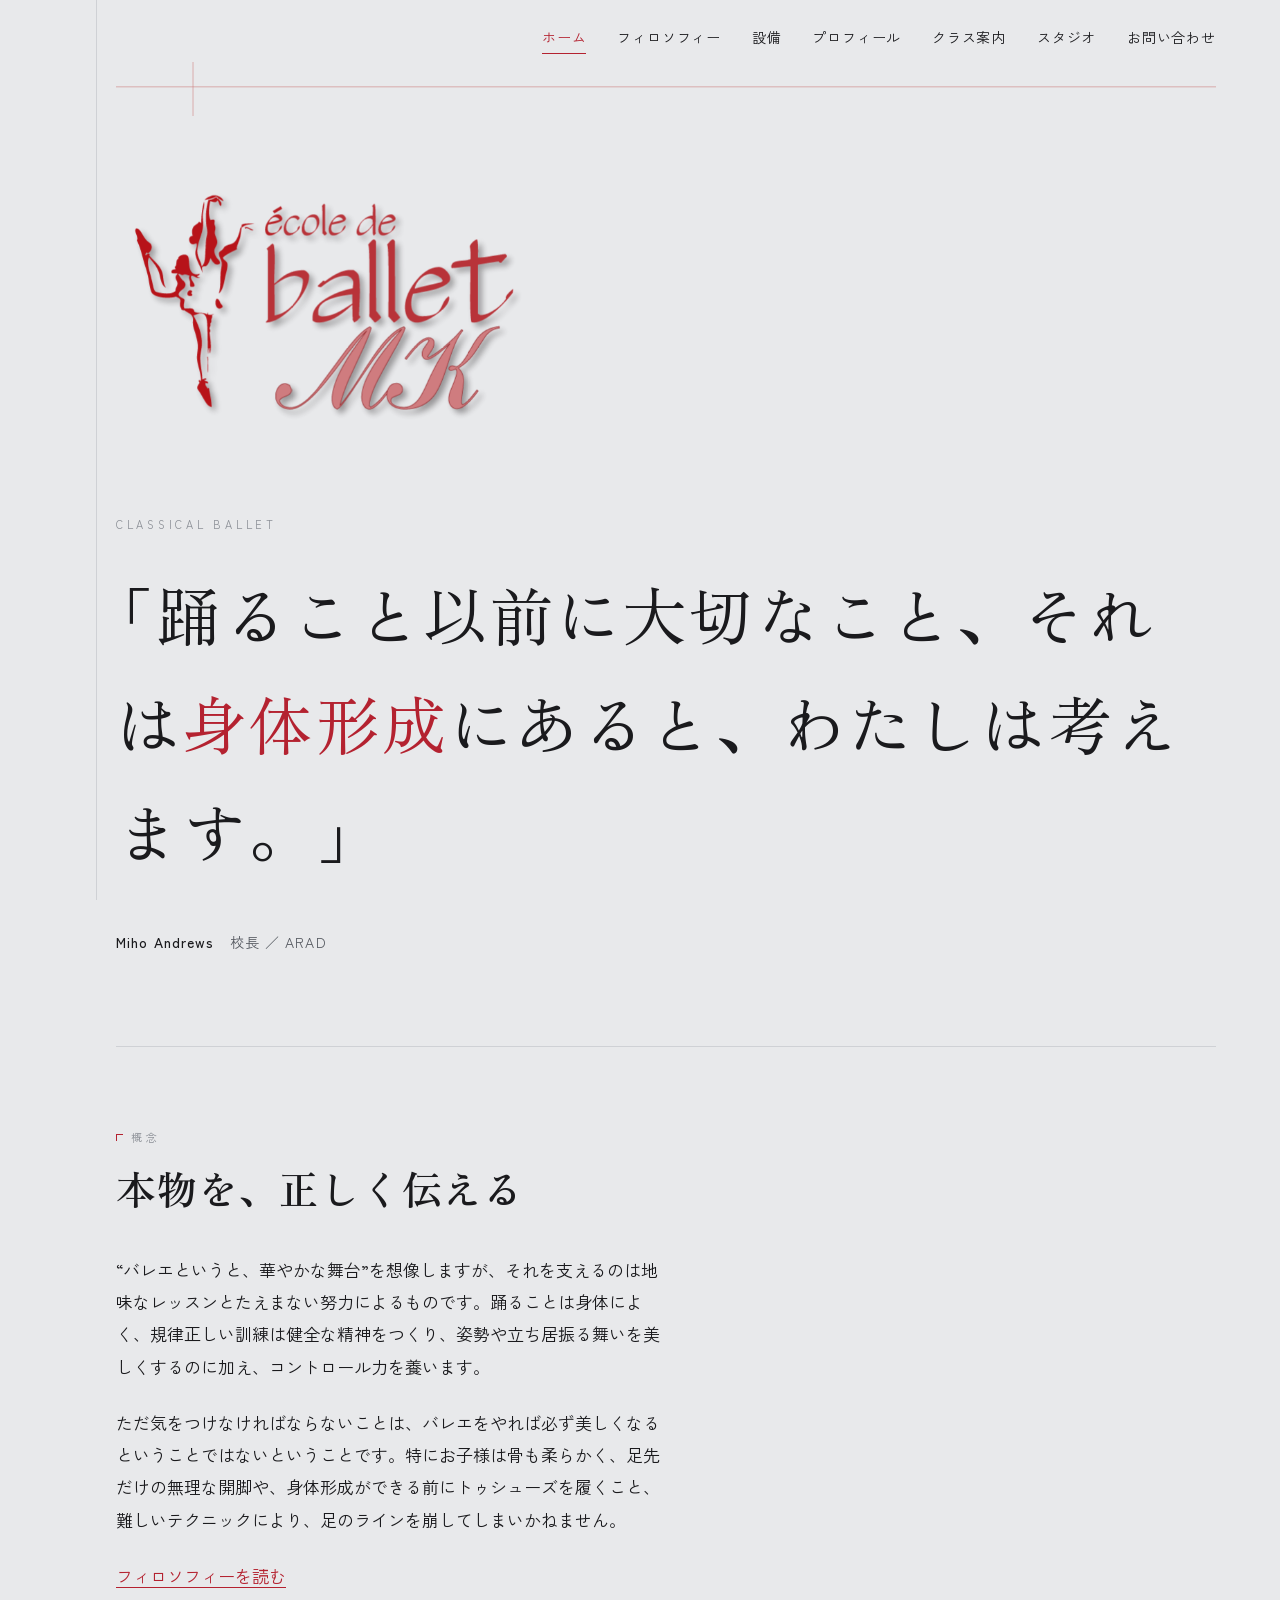
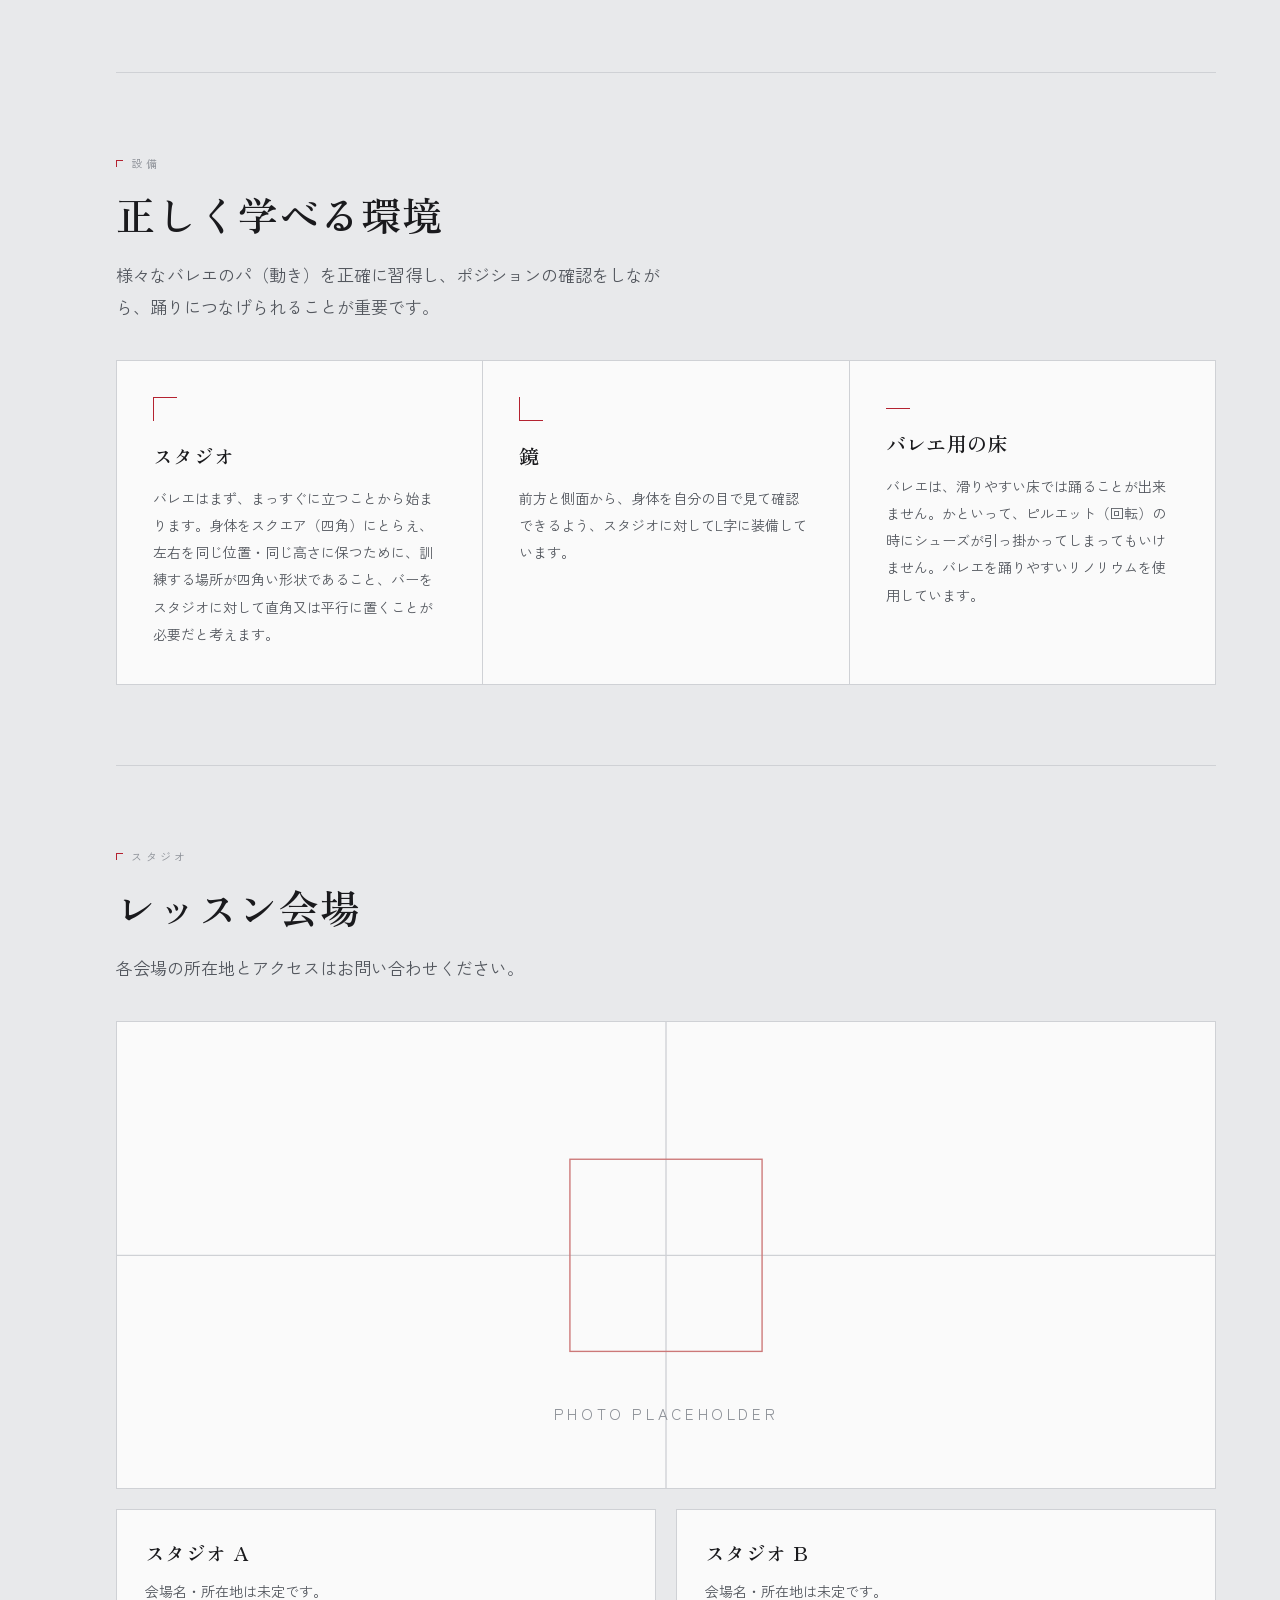
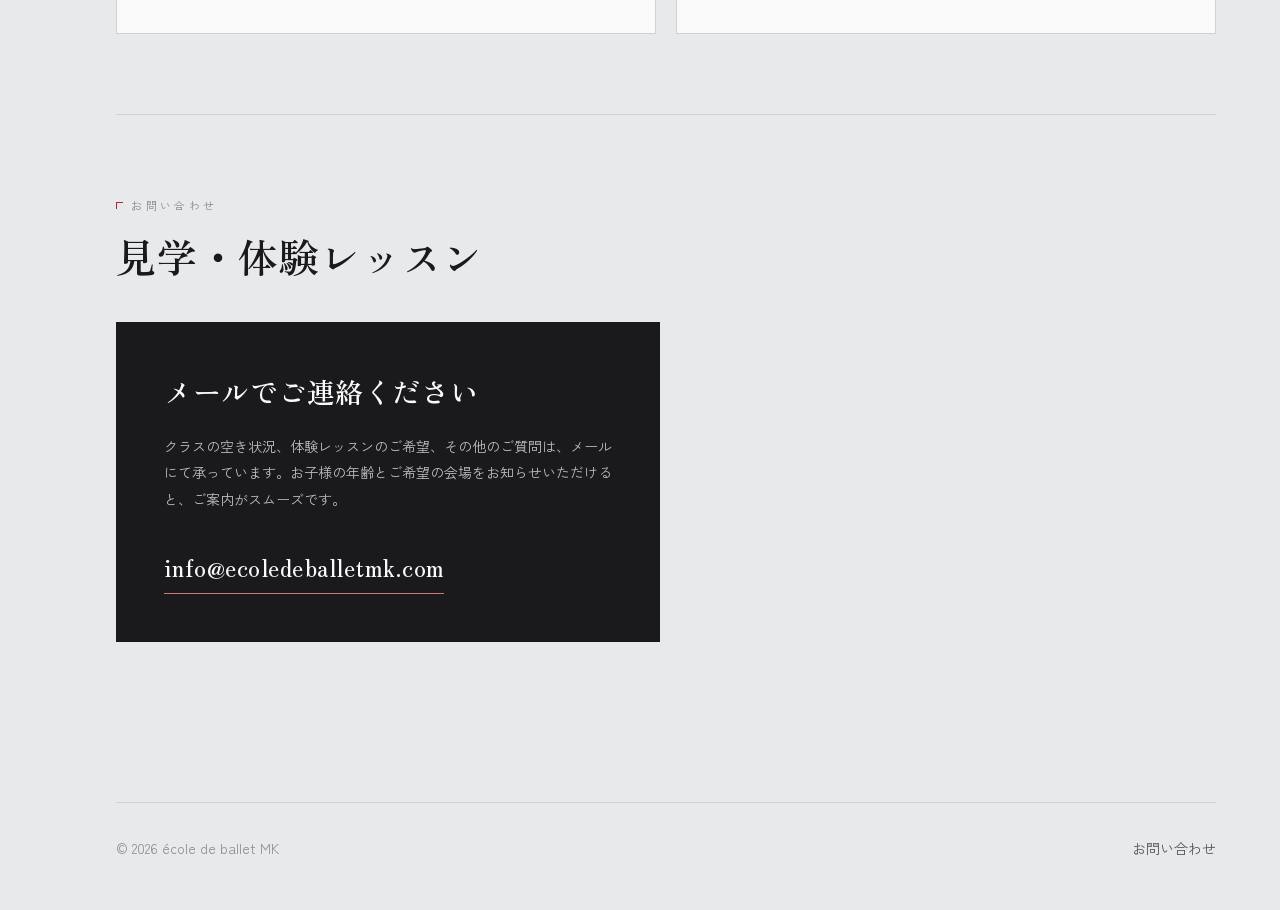
<file: index.html>
<!DOCTYPE html>
<html lang="ja">
<head>
<meta charset="utf-8">
<meta name="viewport" content="width=device-width, initial-scale=1">
<title>école de ballet MK — クラシックバレエ教室</title>
<meta name="description" content="クラシックバレエ教室 école de ballet MK。踊ること以前に大切なこと、それは身体形成にあると考えます。年齢に応じたクラス編成と少人数指導で、本物のバレエをお伝えします。">

<link rel="canonical" href="https://www.ecoledeballetmk.com/">

<meta property="og:type" content="website">
<meta property="og:site_name" content="école de ballet MK">
<meta property="og:locale" content="ja_JP">
<meta property="og:url" content="https://www.ecoledeballetmk.com/">
<meta property="og:title" content="école de ballet MK — クラシックバレエ教室">
<meta property="og:description" content="クラシックバレエ教室 école de ballet MK。踊ること以前に大切なこと、それは身体形成にあると考えます。年齢に応じたクラス編成と少人数指導で、本物のバレエをお伝えします。">
<meta property="og:image" content="https://www.ecoledeballetmk.com/img/og-card.png">
<meta property="og:image:width" content="1200">
<meta property="og:image:height" content="630">
<meta name="twitter:card" content="summary_large_image">
<meta name="twitter:title" content="école de ballet MK — クラシックバレエ教室">
<meta name="twitter:description" content="クラシックバレエ教室 école de ballet MK。踊ること以前に大切なこと、それは身体形成にあると考えます。年齢に応じたクラス編成と少人数指導で、本物のバレエをお伝えします。">
<meta name="twitter:image" content="https://www.ecoledeballetmk.com/img/og-card.png">

<link rel="icon" href="favicon.ico" sizes="any">
<link rel="icon" href="img/icon.png" type="image/png" sizes="512x512">
<link rel="apple-touch-icon" href="img/icon.png">
<meta name="theme-color" content="#e8e9eb">

<script type="application/ld+json">
{
  "@context": "https://schema.org",
  "@type": "Organization",
  "name": "école de ballet MK",
  "url": "https://www.ecoledeballetmk.com/",
  "logo": "https://www.ecoledeballetmk.com/img/brand-logo.png",
  "email": "info@ecoledeballetmk.com",
  "description": "クラシックバレエ教室。年齢に応じたクラス編成と少人数指導で、身体形成を大切にしたレッスンを行っています。",
  "founder": {
    "@type": "Person",
    "name": "Miho Andrews",
    "jobTitle": "校長",
    "hasCredential": "ARAD (Royal Academy of Dance)"
  }
}
</script>


<link rel="preconnect" href="https://fonts.googleapis.com">
<link rel="preconnect" href="https://fonts.gstatic.com" crossorigin>
<link href="https://fonts.googleapis.com/css2?family=Zen+Kaku+Gothic+New:wght@400;500;700&family=Zen+Old+Mincho:wght@400;600&display=swap" rel="stylesheet">
<link rel="stylesheet" href="css/site.css">
</head>
<body>

<a class="skip" href="#main">本文へスキップ</a>

<div class="axis" aria-hidden="true"></div>

<header class="masthead">
    <!-- No masthead logo on the homepage: the hero carries the mark at full
         size. Every other page puts it back up here. -->
    <button class="nav-toggle" type="button" aria-expanded="false" aria-controls="nav">Menu</button>

    <nav class="nav" id="nav" aria-label="メインメニュー">
        <ul>
            <li><a href="index.html" aria-current="page">ホーム</a></li>
            <li><a href="philosophy.html">フィロソフィー</a></li>
            <li><a href="facilities.html">設備</a></li>
            <li><a href="profile.html">プロフィール</a></li>
            <li><a href="classes.html">クラス案内</a></li>
            <li><a href="studios.html">スタジオ</a></li>
            <li><a href="contact.html">お問い合わせ</a></li>
        </ul>
    </nav>
</header>

<main class="shell" id="main">

    <!-- Hero. The thesis is the headmistress's own sentence. The cross sits in
         its own band above the mark, clear of it, squaring the page. -->
    <section class="hero">
        <svg class="hero-frame" aria-hidden="true" preserveAspectRatio="none">
            <line class="plumb" x1="7%" y1="0" x2="7%" y2="100%" style="--len:200"></line>
            <line class="level" x1="0" y1="46%" x2="100%" y2="46%" style="--len:1600"></line>
        </svg>

        <img class="hero-logo" src="img/brand-logo.png" width="600" height="390"
             alt="école de ballet MK" fetchpriority="high">

        <div class="hero-statement">
            <p class="hero-eyebrow">classical ballet</p>

            <h1 class="hero-thesis">
                「踊ること以前に大切なこと、それは<span class="accent">身体形成</span>にあると、わたしは考えます。」
            </h1>

            <p class="hero-attrib">
                <strong>Miho Andrews</strong>　校長 ／ ARAD
            </p>
        </div>
    </section>

    <!-- 概念 — her words, unabridged link through to the full text -->
    <section class="section">
        <div class="section-head">
            <p class="section-label">概念</p>
            <h2 class="section-title">本物を、正しく伝える</h2>
        </div>

        <div class="prose">
            <p>“バレエというと、華やかな舞台”を想像しますが、それを支えるのは地味なレッスンとたえまない努力によるものです。踊ることは身体によく、規律正しい訓練は健全な精神をつくり、姿勢や立ち居振る舞いを美しくするのに加え、コントロール力を養います。</p>
            <p>ただ気をつけなければならないことは、バレエをやれば必ず美しくなるということではないということです。特にお子様は骨も柔らかく、足先だけの無理な開脚や、身体形成ができる前にトゥシューズを履くこと、難しいテクニックにより、足のラインを崩してしまいかねません。</p>
            <p><a href="philosophy.html">フィロソフィーを読む</a></p>
        </div>
    </section>

    <!-- 設備 — three tenets, each mark drawn as the geometry it describes -->
    <section class="section">
        <div class="section-head">
            <p class="section-label">設備</p>
            <h2 class="section-title">正しく学べる環境</h2>
            <p class="section-lede measure">様々なバレエのパ（動き）を正確に習得し、ポジションの確認をしながら、踊りにつなげられることが重要です。</p>
        </div>

        <ul class="tenets">
            <li class="tenet">
                <div class="tenet-mark" aria-hidden="true"></div>
                <h3>スタジオ</h3>
                <p>バレエはまず、まっすぐに立つことから始まります。身体をスクエア（四角）にとらえ、左右を同じ位置・同じ高さに保つために、訓練する場所が四角い形状であること、バーをスタジオに対して直角又は平行に置くことが必要だと考えます。</p>
            </li>
            <li class="tenet">
                <div class="tenet-mark" aria-hidden="true"></div>
                <h3>鏡</h3>
                <p>前方と側面から、身体を自分の目で見て確認できるよう、スタジオに対してL字に装備しています。</p>
            </li>
            <li class="tenet">
                <div class="tenet-mark" aria-hidden="true"></div>
                <h3>バレエ用の床</h3>
                <p>バレエは、滑りやすい床では踊ることが出来ません。かといって、ピルエット（回転）の時にシューズが引っ掛かってしまってもいけません。バレエを踊りやすいリノリウムを使用しています。</p>
            </li>
        </ul>
    </section>

    <!-- スタジオ — generic, unnamed. Duplicate a .location block to add one. -->
    <section class="section">
        <div class="section-head">
            <p class="section-label">スタジオ</p>
            <h2 class="section-title">レッスン会場</h2>
            <p class="section-lede measure">各会場の所在地とアクセスはお問い合わせください。</p>
        </div>

        <svg class="placeholder" viewBox="0 0 800 340" role="img" aria-label="スタジオ写真のプレースホルダー">
            <line class="grid-line" x1="0" y1="170" x2="800" y2="170"></line>
            <line class="grid-line" x1="400" y1="0" x2="400" y2="340"></line>
            <rect class="mark" x="330" y="100" width="140" height="140"></rect>
            <text x="400" y="290" text-anchor="middle">Photo placeholder</text>
        </svg>

        <div class="locations" style="margin-top:1.25rem">
            <div class="location">
                <h3>スタジオ A</h3>
                <p>会場名・所在地は未定です。</p>
            </div>
            <div class="location">
                <h3>スタジオ B</h3>
                <p>会場名・所在地は未定です。</p>
            </div>
        </div>
    </section>

    <!-- Contact. Email only — there is no phone line. -->
    <section class="section">
        <div class="section-head">
            <p class="section-label">お問い合わせ</p>
            <h2 class="section-title">見学・体験レッスン</h2>
        </div>

        <div class="contact-card">
            <h2>メールでご連絡ください</h2>
            <p>クラスの空き状況、体験レッスンのご希望、その他のご質問は、メールにて承っています。お子様の年齢とご希望の会場をお知らせいただけると、ご案内がスムーズです。</p>
            <a class="email-link" href="mailto:info@ecoledeballetmk.com">info@ecoledeballetmk.com</a>
        </div>
    </section>

    <footer class="footer">
        <span>© 2026 école de ballet MK</span>
        <span><a href="contact.html">お問い合わせ</a></span>
    </footer>

</main>

<script src="js/site.js"></script>
</body>
</html>
</file>
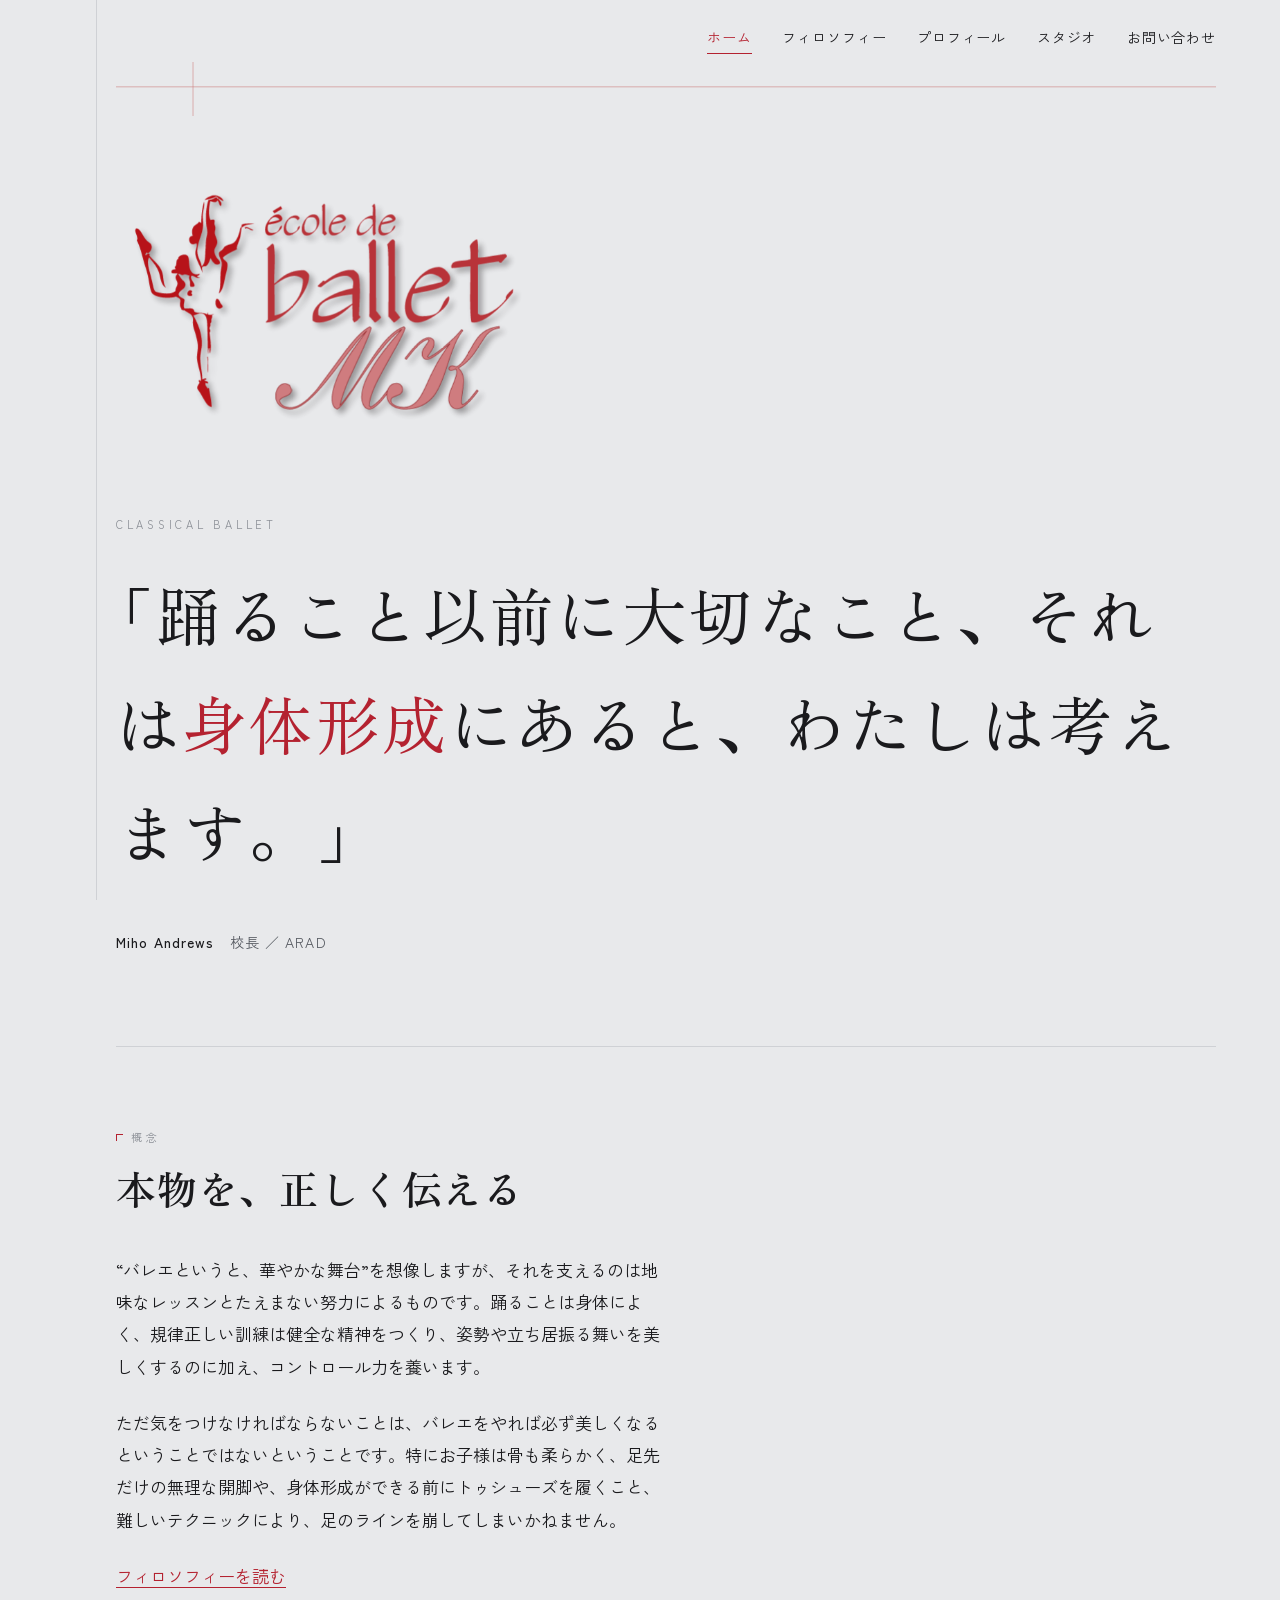
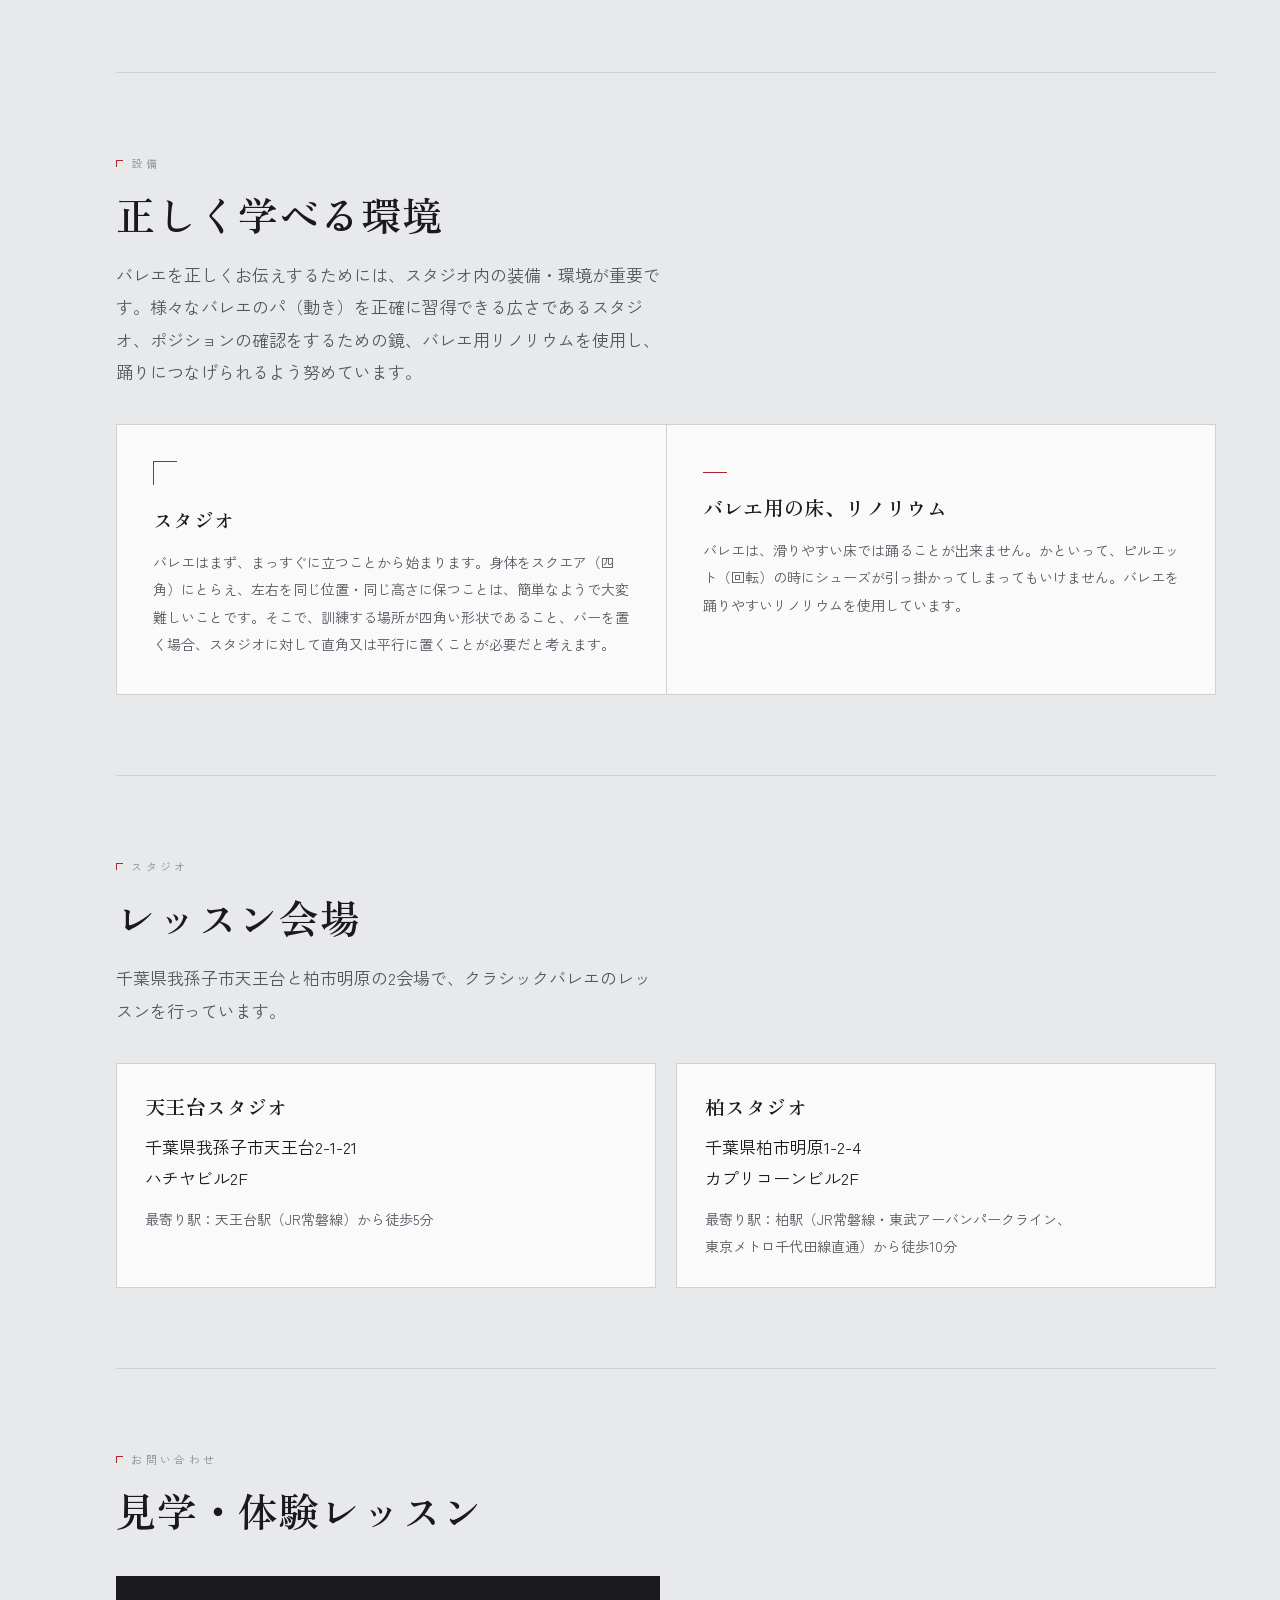
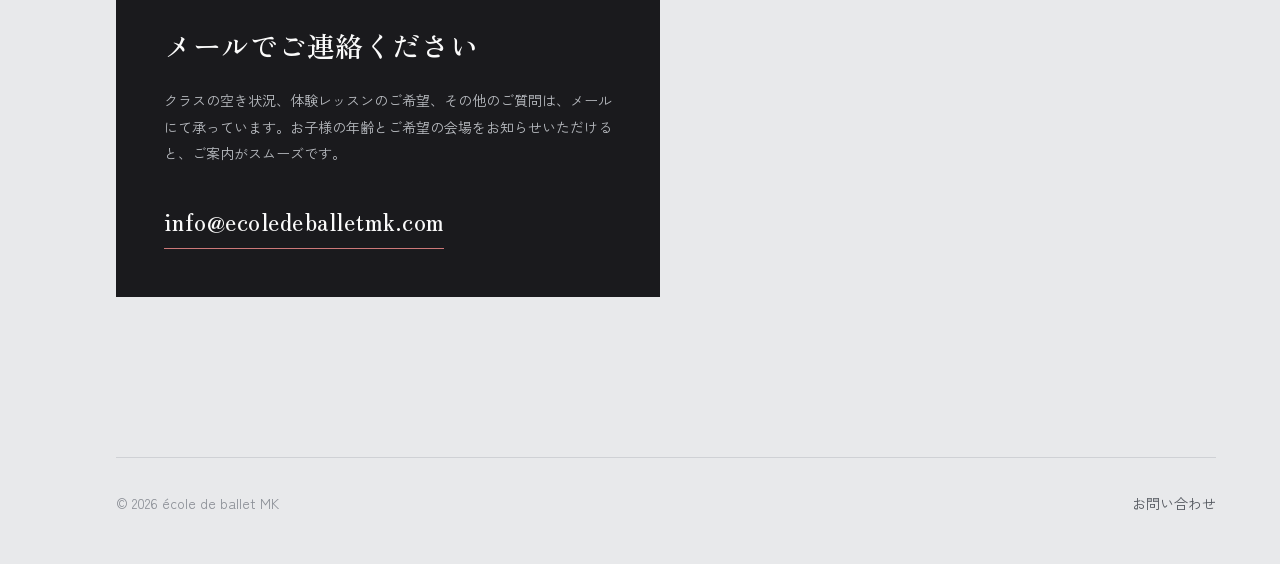
<file: docs/index.html>
<!DOCTYPE html>
<html lang="ja">
<head>
<meta charset="utf-8">
<meta name="viewport" content="width=device-width, initial-scale=1">
<title>école de ballet MK — クラシックバレエ教室</title>
<meta name="description" content="千葉県我孫子市天王台・柏市明原のクラシックバレエ教室 école de ballet MK。踊ること以前に大切なこと、それは身体形成にあると考えます。年齢に応じたクラス編成と少人数指導のレッスン。">

<link rel="canonical" href="https://www.ecoledeballetmk.com/">

<meta property="og:type" content="website">
<meta property="og:site_name" content="école de ballet MK">
<meta property="og:locale" content="ja_JP">
<meta property="og:url" content="https://www.ecoledeballetmk.com/">
<meta property="og:title" content="école de ballet MK — クラシックバレエ教室">
<meta property="og:description" content="千葉県我孫子市天王台・柏市明原のクラシックバレエ教室 école de ballet MK。踊ること以前に大切なこと、それは身体形成にあると考えます。年齢に応じたクラス編成と少人数指導のレッスン。">
<meta property="og:image" content="https://www.ecoledeballetmk.com/img/og-card.png">
<meta property="og:image:width" content="1200">
<meta property="og:image:height" content="630">
<meta name="twitter:card" content="summary_large_image">
<meta name="twitter:title" content="école de ballet MK — クラシックバレエ教室">
<meta name="twitter:description" content="千葉県我孫子市天王台・柏市明原のクラシックバレエ教室 école de ballet MK。踊ること以前に大切なこと、それは身体形成にあると考えます。年齢に応じたクラス編成と少人数指導のレッスン。">
<meta name="twitter:image" content="https://www.ecoledeballetmk.com/img/og-card.png">

<link rel="icon" href="favicon.ico" sizes="any">
<link rel="icon" href="img/icon.png" type="image/png" sizes="512x512">
<link rel="apple-touch-icon" href="img/icon.png">
<meta name="theme-color" content="#e8e9eb">

<!-- DanceSchool (a LocalBusiness subtype) rather than a bare Organization, now
     that there are real addresses to declare. The two venues are Places linked
     by `location`, not separate businesses: the rooms are rented, so they are
     where the school teaches, not branches of it. No postalCode by decision, and
     no telephone or openingHours because neither is confirmed. Keep in sync with
     the .location blocks in the body and on studios.html. -->
<script type="application/ld+json">
{
  "@context": "https://schema.org",
  "@graph": [
    {
      "@type": "DanceSchool",
      "@id": "https://www.ecoledeballetmk.com/#school",
      "name": "école de ballet MK",
      "url": "https://www.ecoledeballetmk.com/",
      "logo": "https://www.ecoledeballetmk.com/img/brand-logo.png",
      "image": "https://www.ecoledeballetmk.com/img/og-card.png",
      "email": "info@ecoledeballetmk.com",
      "description": "クラシックバレエ教室。年齢に応じたクラス編成と少人数指導で、身体形成を大切にしたレッスンを行っています。",
      "founder": {
        "@type": "Person",
        "name": "Miho Andrews",
        "jobTitle": "校長",
        "hasCredential": "ARAD (Royal Academy of Dance)"
      },
      "areaServed": [
        { "@type": "City", "name": "我孫子市" },
        { "@type": "City", "name": "柏市" }
      ],
      "location": [
        { "@id": "https://www.ecoledeballetmk.com/#tennodai" },
        { "@id": "https://www.ecoledeballetmk.com/#kashiwa" }
      ]
    },
    {
      "@type": "Place",
      "@id": "https://www.ecoledeballetmk.com/#tennodai",
      "name": "école de ballet MK 天王台スタジオ",
      "address": {
        "@type": "PostalAddress",
        "addressCountry": "JP",
        "addressRegion": "千葉県",
        "addressLocality": "我孫子市",
        "streetAddress": "天王台2-1-21 ハチヤビル2F"
      }
    },
    {
      "@type": "Place",
      "@id": "https://www.ecoledeballetmk.com/#kashiwa",
      "name": "école de ballet MK 柏スタジオ",
      "address": {
        "@type": "PostalAddress",
        "addressCountry": "JP",
        "addressRegion": "千葉県",
        "addressLocality": "柏市",
        "streetAddress": "明原1-2-4 カプリコーンビル2F"
      }
    }
  ]
}
</script>


<link rel="preconnect" href="https://fonts.googleapis.com">
<link rel="preconnect" href="https://fonts.gstatic.com" crossorigin>
<link href="https://fonts.googleapis.com/css2?family=Zen+Kaku+Gothic+New:wght@400;500;700&family=Zen+Old+Mincho:wght@400;600&display=swap" rel="stylesheet">
<link rel="stylesheet" href="css/site.css">
</head>
<body>

<a class="skip" href="#main">本文へスキップ</a>

<div class="axis" aria-hidden="true"></div>

<header class="masthead">
    <!-- No masthead logo on the homepage: the hero carries the mark at full
         size. Every other page puts it back up here. -->
    <button class="nav-toggle" type="button" aria-expanded="false" aria-controls="nav">Menu</button>

    <nav class="nav" id="nav" aria-label="メインメニュー">
        <ul>
            <li><a href="index.html" aria-current="page">ホーム</a></li>
            <li><a href="philosophy.html">フィロソフィー</a></li>
            <li><a href="profile.html">プロフィール</a></li>
            <li><a href="studios.html">スタジオ</a></li>
            <li><a href="contact.html">お問い合わせ</a></li>
        </ul>
    </nav>
</header>

<main class="shell" id="main">

    <!-- Hero. The thesis is the headmistress's own sentence. The cross sits in
         its own band above the mark, clear of it, squaring the page. -->
    <section class="hero">
        <svg class="hero-frame" aria-hidden="true" preserveAspectRatio="none">
            <line class="plumb" x1="7%" y1="0" x2="7%" y2="100%" style="--len:200"></line>
            <line class="level" x1="0" y1="46%" x2="100%" y2="46%" style="--len:1600"></line>
        </svg>

        <img class="hero-logo" src="img/brand-logo.png" width="600" height="390"
             alt="école de ballet MK" fetchpriority="high">

        <div class="hero-statement">
            <p class="hero-eyebrow">classical ballet</p>

            <h1 class="hero-thesis">
                「踊ること以前に大切なこと、それは<span class="accent">身体形成</span>にあると、わたしは考えます。」
            </h1>

            <p class="hero-attrib">
                <strong>Miho Andrews</strong>　校長 ／ ARAD
            </p>
        </div>
    </section>

    <!-- 概念 — her words, unabridged link through to the full text -->
    <section class="section">
        <div class="section-head">
            <p class="section-label">概念</p>
            <h2 class="section-title">本物を、正しく伝える</h2>
        </div>

        <div class="prose">
            <p>“バレエというと、華やかな舞台”を想像しますが、それを支えるのは地味なレッスンとたえまない努力によるものです。踊ることは身体によく、規律正しい訓練は健全な精神をつくり、姿勢や立ち居振る舞いを美しくするのに加え、コントロール力を養います。</p>
            <p>ただ気をつけなければならないことは、バレエをやれば必ず美しくなるということではないということです。特にお子様は骨も柔らかく、足先だけの無理な開脚や、身体形成ができる前にトゥシューズを履くこと、難しいテクニックにより、足のラインを崩してしまいかねません。</p>
            <p><a href="philosophy.html">フィロソフィーを読む</a></p>
        </div>
    </section>

    <!-- 設備 — the only copy of this content on the site. facilities.html was
         deleted as a near-duplicate of this block; her full archive wording came
         back here rather than being condensed, so nothing of hers was lost. Each
         tenet-mark is drawn as the geometry the item describes. -->
    <section class="section">
        <div class="section-head">
            <p class="section-label">設備</p>
            <h2 class="section-title">正しく学べる環境</h2>
            <p class="section-lede measure">バレエを正しくお伝えするためには、スタジオ内の装備・環境が重要です。様々なバレエのパ（動き）を正確に習得できる広さであるスタジオ、ポジションの確認をするための鏡、バレエ用リノリウムを使用し、踊りにつなげられるよう努めています。</p>
        </div>

        <ul class="tenets">
            <li class="tenet tenet--studio">
                <div class="tenet-mark" aria-hidden="true"></div>
                <h3>スタジオ</h3>
                <p>バレエはまず、まっすぐに立つことから始まります。身体をスクエア（四角）にとらえ、左右を同じ位置・同じ高さに保つことは、簡単なようで大変難しいことです。そこで、訓練する場所が四角い形状であること、バーを置く場合、スタジオに対して直角又は平行に置くことが必要だと考えます。</p>
            </li>
            <!-- 鏡 — held back, not deleted. This is her 2016 text from a room
                 she fitted out herself. Neither rented studio is believed to
                 have L-shaped mirrors now, so publishing it would describe
                 equipment that isn't there. Restore only if a venue actually
                 has them, and reword 「装備してあります」 first — she doesn't
                 install the mirrors in a room she rents.
            <li class="tenet tenet--mirror">
                <div class="tenet-mark" aria-hidden="true"></div>
                <h3>鏡</h3>
                <p>前方と側面から、身体を自分の目で見て確認できるよう、スタジオに対してL字に装備してあります。</p>
            </li>
            -->
            <li class="tenet tenet--floor">
                <div class="tenet-mark" aria-hidden="true"></div>
                <h3>バレエ用の床、リノリウム</h3>
                <p>バレエは、滑りやすい床では踊ることが出来ません。かといって、ピルエット（回転）の時にシューズが引っ掛かってしまってもいけません。バレエを踊りやすいリノリウムを使用しています。</p>
            </li>
        </ul>
    </section>

    <!-- スタジオ — must match studios.html and the JSON-LD @graph above.
         Duplicate a .location block to add a venue. -->
    <section class="section">
        <div class="section-head">
            <p class="section-label">スタジオ</p>
            <h2 class="section-title">レッスン会場</h2>
            <p class="section-lede measure">千葉県我孫子市天王台と柏市明原の2会場で、クラシックバレエのレッスンを行っています。</p>
        </div>

        <div class="locations">
            <div class="location">
                <h3>天王台スタジオ</h3>
                <address>千葉県我孫子市天王台2-1-21<br>ハチヤビル2F</address>
                <p class="access">最寄り駅：天王台駅（JR常磐線）から徒歩5分</p>
            </div>
            <div class="location">
                <h3>柏スタジオ</h3>
                <address>千葉県柏市明原1-2-4<br>カプリコーンビル2F</address>
                <p class="access">最寄り駅：柏駅（JR常磐線・東武アーバンパークライン、東京メトロ千代田線直通）から徒歩10分</p>
            </div>
        </div>
    </section>

    <!-- Contact. Email only — there is no phone line. -->
    <section class="section">
        <div class="section-head">
            <p class="section-label">お問い合わせ</p>
            <h2 class="section-title">見学・体験レッスン</h2>
        </div>

        <div class="contact-card">
            <h2>メールでご連絡ください</h2>
            <p>クラスの空き状況、体験レッスンのご希望、その他のご質問は、メールにて承っています。お子様の年齢とご希望の会場をお知らせいただけると、ご案内がスムーズです。</p>
            <a class="email-link" href="mailto:info@ecoledeballetmk.com">info@ecoledeballetmk.com</a>
        </div>
    </section>

    <footer class="footer">
        <span>© 2026 école de ballet MK</span>
        <span><a href="contact.html">お問い合わせ</a></span>
    </footer>

</main>

<script src="js/site.js"></script>
</body>
</html>
</file>
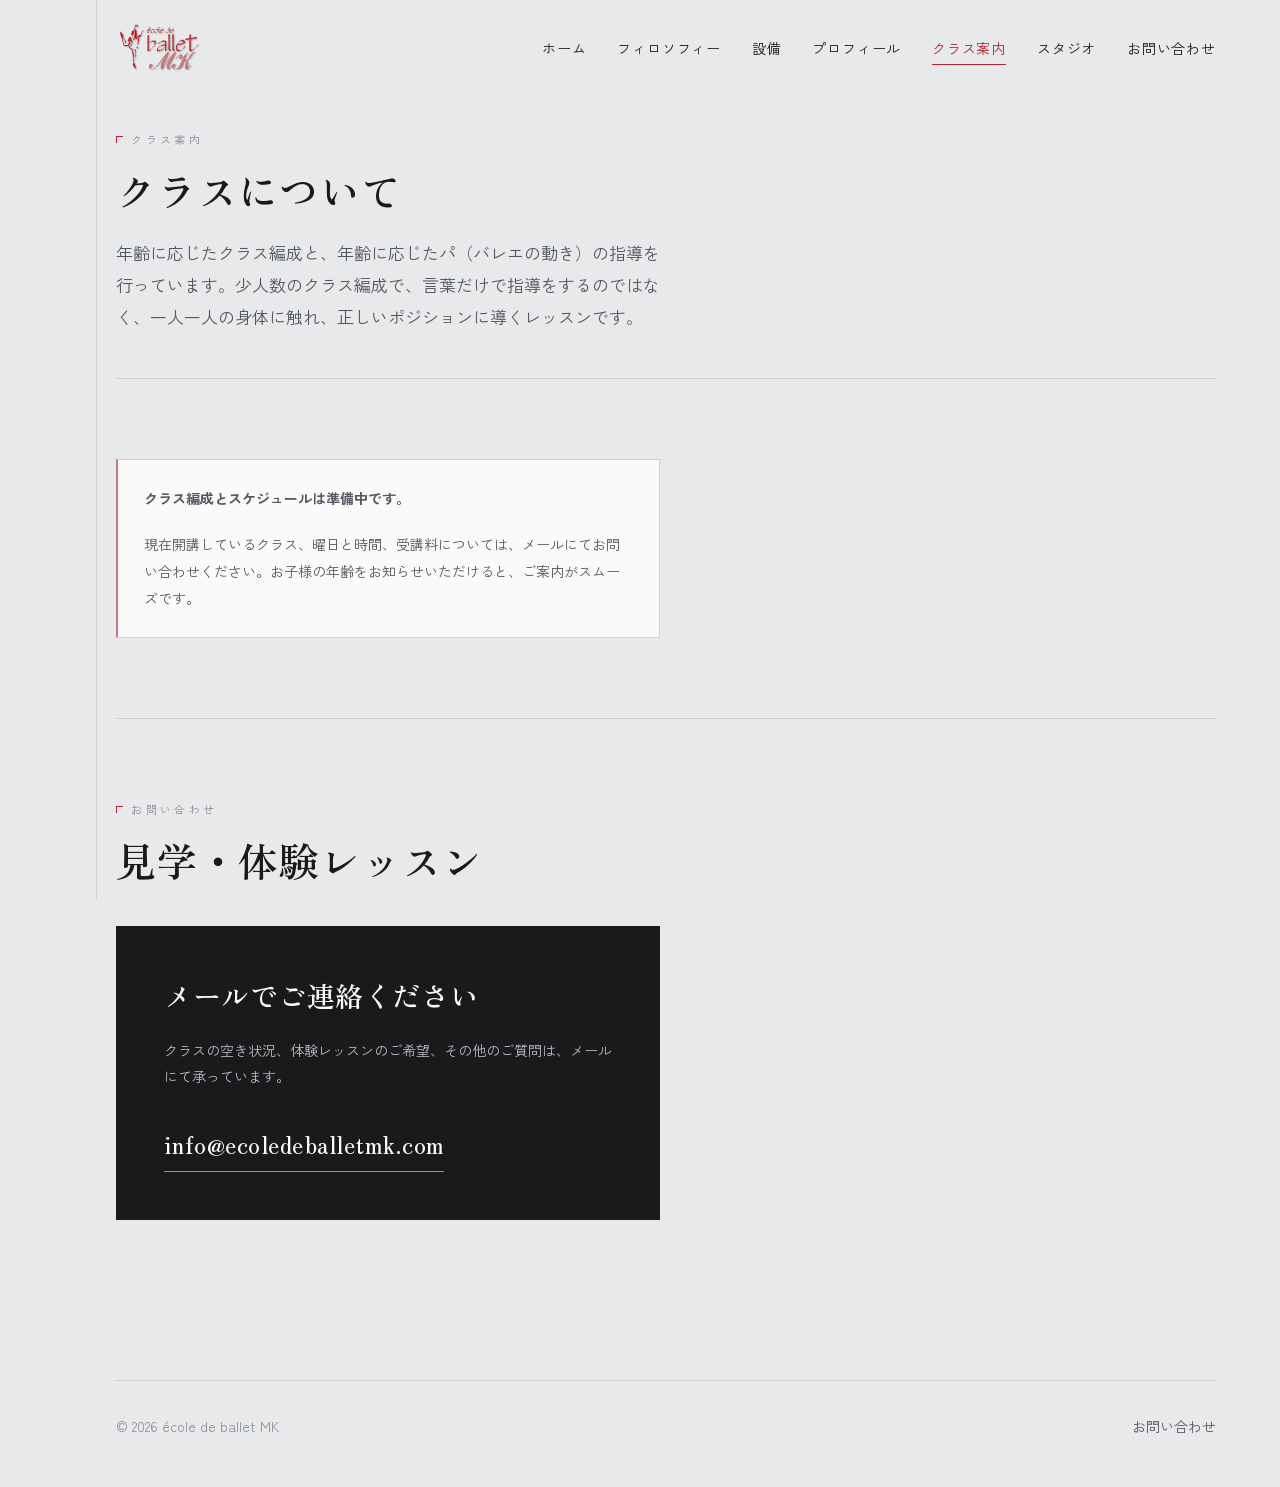
<file: classes.html>
<!DOCTYPE html>
<html lang="ja">
<head>
<meta charset="utf-8">
<meta name="viewport" content="width=device-width, initial-scale=1">
<title>クラス案内 — école de ballet MK</title>
<meta name="description" content="年齢に応じたクラス編成と少人数指導によるクラシックバレエのレッスン。開講クラス・曜日・時間・受講料は、メールにてご案内しています。">

<link rel="canonical" href="https://www.ecoledeballetmk.com/classes.html">

<meta property="og:type" content="website">
<meta property="og:site_name" content="école de ballet MK">
<meta property="og:locale" content="ja_JP">
<meta property="og:url" content="https://www.ecoledeballetmk.com/classes.html">
<meta property="og:title" content="クラス案内 — école de ballet MK">
<meta property="og:description" content="年齢に応じたクラス編成と少人数指導によるクラシックバレエのレッスン。開講クラス・曜日・時間・受講料は、メールにてご案内しています。">
<meta property="og:image" content="https://www.ecoledeballetmk.com/img/og-card.png">
<meta property="og:image:width" content="1200">
<meta property="og:image:height" content="630">
<meta name="twitter:card" content="summary_large_image">
<meta name="twitter:title" content="クラス案内 — école de ballet MK">
<meta name="twitter:description" content="年齢に応じたクラス編成と少人数指導によるクラシックバレエのレッスン。開講クラス・曜日・時間・受講料は、メールにてご案内しています。">
<meta name="twitter:image" content="https://www.ecoledeballetmk.com/img/og-card.png">

<link rel="icon" href="favicon.ico" sizes="any">
<link rel="icon" href="img/icon.png" type="image/png" sizes="512x512">
<link rel="apple-touch-icon" href="img/icon.png">
<meta name="theme-color" content="#e8e9eb">


<link rel="preconnect" href="https://fonts.googleapis.com">
<link rel="preconnect" href="https://fonts.gstatic.com" crossorigin>
<link href="https://fonts.googleapis.com/css2?family=Zen+Kaku+Gothic+New:wght@400;500;700&family=Zen+Old+Mincho:wght@400;600&display=swap" rel="stylesheet">
<link rel="stylesheet" href="css/site.css">
</head>
<body>

<a class="skip" href="#main">本文へスキップ</a>

<div class="axis" aria-hidden="true"></div>

<header class="masthead">
    <a class="wordmark" href="index.html">
        <img src="img/brand-logo.png" width="600" height="390" alt="école de ballet MK">
    </a>

    <button class="nav-toggle" type="button" aria-expanded="false" aria-controls="nav">Menu</button>

    <nav class="nav" id="nav" aria-label="メインメニュー">
        <ul>
            <li><a href="index.html">ホーム</a></li>
            <li><a href="philosophy.html">フィロソフィー</a></li>
            <li><a href="facilities.html">設備</a></li>
            <li><a href="profile.html">プロフィール</a></li>
            <li><a href="classes.html" aria-current="page">クラス案内</a></li>
            <li><a href="studios.html">スタジオ</a></li>
            <li><a href="contact.html">お問い合わせ</a></li>
        </ul>
    </nav>
</header>

<main class="shell" id="main">
    <div class="page-head">
        <p class="section-label">クラス案内</p>
        <h1 class="page-title">クラスについて</h1>
        <p class="page-lede">年齢に応じたクラス編成と、年齢に応じたパ（バレエの動き）の指導を行っています。少人数のクラス編成で、言葉だけで指導をするのではなく、一人一人の身体に触れ、正しいポジションに導くレッスンです。</p>
    </div>

    <section class="section">
        <div class="note">
            <p><strong>クラス編成とスケジュールは準備中です。</strong></p>
            <p>現在開講しているクラス、曜日と時間、受講料については、メールにてお問い合わせください。お子様の年齢をお知らせいただけると、ご案内がスムーズです。</p>
        </div>
    </section>

    <!-- When the timetable is settled, replace the note above with a table.
         Keep one row per class; do not invent times.
    <section class="section">
        <table class="schedule">
            <caption>スタジオ A</caption>
            <thead><tr><th>クラス</th><th>曜日</th><th>時間</th></tr></thead>
            <tbody>
                <tr><td>幼児</td><td>土</td><td>10:00 - 10:55</td></tr>
            </tbody>
        </table>
    </section>
    -->

    <section class="section">
        <div class="section-head">
            <p class="section-label">お問い合わせ</p>
            <h2 class="section-title">見学・体験レッスン</h2>
        </div>

        <div class="contact-card">
            <h2>メールでご連絡ください</h2>
            <p>クラスの空き状況、体験レッスンのご希望、その他のご質問は、メールにて承っています。</p>
            <a class="email-link" href="mailto:info@ecoledeballetmk.com">info@ecoledeballetmk.com</a>
        </div>
    </section>

    <footer class="footer">
        <span>© 2026 école de ballet MK</span>
        <span><a href="contact.html">お問い合わせ</a></span>
    </footer>

</main>

<script src="js/site.js"></script>
</body>
</html>
</file>
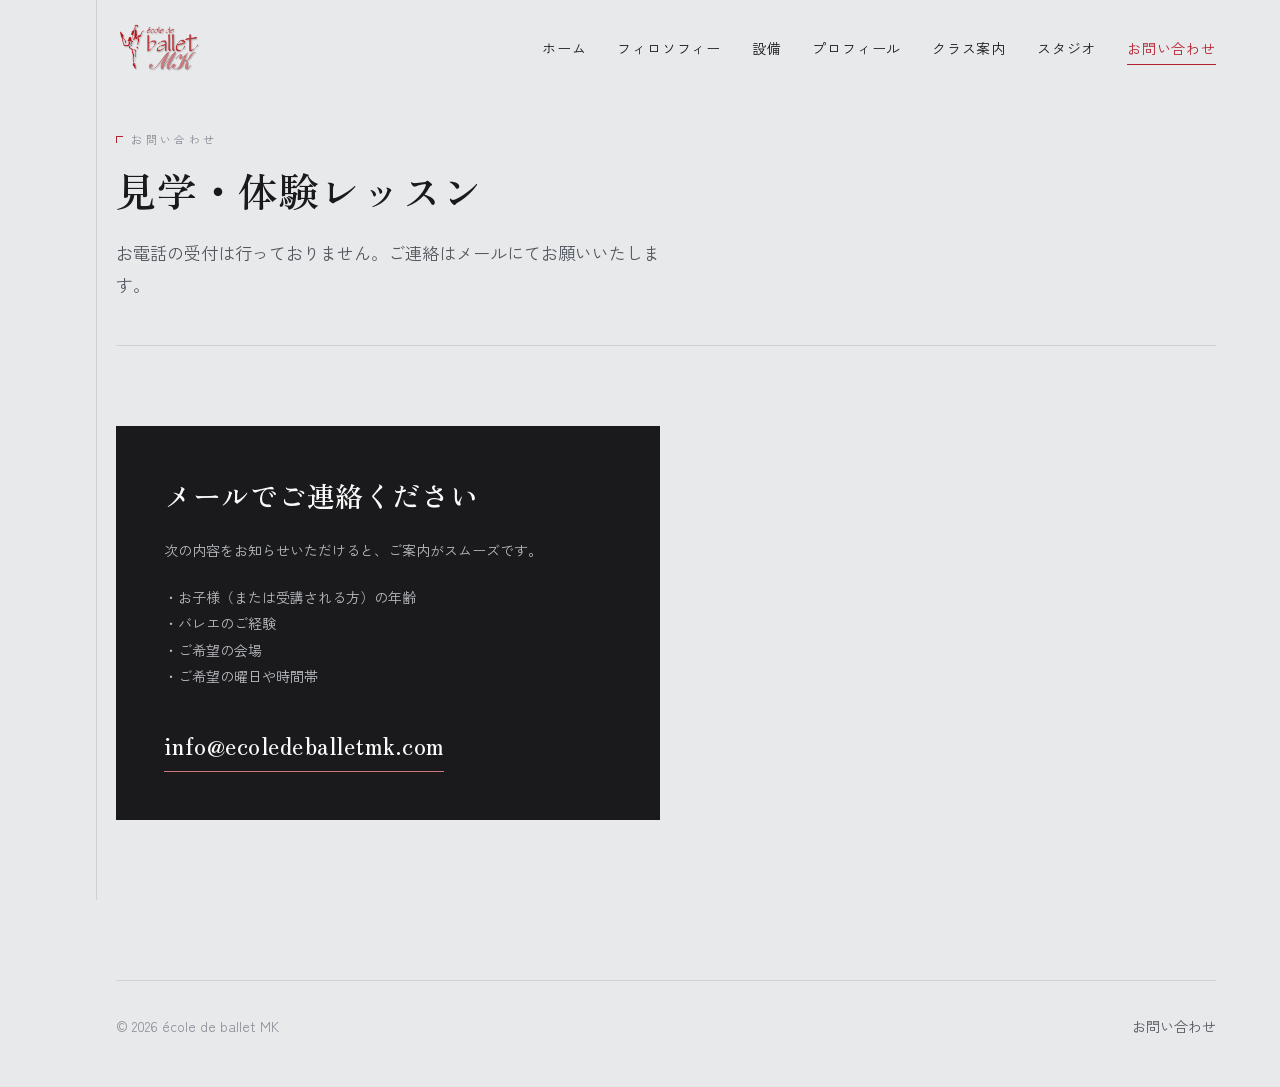
<file: contact.html>
<!DOCTYPE html>
<html lang="ja">
<head>
<meta charset="utf-8">
<meta name="viewport" content="width=device-width, initial-scale=1">
<title>お問い合わせ — école de ballet MK</title>
<meta name="description" content="見学・体験レッスンのお問い合わせは、メールにて承っています。お子様の年齢、バレエのご経験、ご希望の会場をお知らせください。">

<link rel="canonical" href="https://www.ecoledeballetmk.com/contact.html">

<meta property="og:type" content="website">
<meta property="og:site_name" content="école de ballet MK">
<meta property="og:locale" content="ja_JP">
<meta property="og:url" content="https://www.ecoledeballetmk.com/contact.html">
<meta property="og:title" content="お問い合わせ — école de ballet MK">
<meta property="og:description" content="見学・体験レッスンのお問い合わせは、メールにて承っています。お子様の年齢、バレエのご経験、ご希望の会場をお知らせください。">
<meta property="og:image" content="https://www.ecoledeballetmk.com/img/og-card.png">
<meta property="og:image:width" content="1200">
<meta property="og:image:height" content="630">
<meta name="twitter:card" content="summary_large_image">
<meta name="twitter:title" content="お問い合わせ — école de ballet MK">
<meta name="twitter:description" content="見学・体験レッスンのお問い合わせは、メールにて承っています。お子様の年齢、バレエのご経験、ご希望の会場をお知らせください。">
<meta name="twitter:image" content="https://www.ecoledeballetmk.com/img/og-card.png">

<link rel="icon" href="favicon.ico" sizes="any">
<link rel="icon" href="img/icon.png" type="image/png" sizes="512x512">
<link rel="apple-touch-icon" href="img/icon.png">
<meta name="theme-color" content="#e8e9eb">


<link rel="preconnect" href="https://fonts.googleapis.com">
<link rel="preconnect" href="https://fonts.gstatic.com" crossorigin>
<link href="https://fonts.googleapis.com/css2?family=Zen+Kaku+Gothic+New:wght@400;500;700&family=Zen+Old+Mincho:wght@400;600&display=swap" rel="stylesheet">
<link rel="stylesheet" href="css/site.css">
</head>
<body>

<a class="skip" href="#main">本文へスキップ</a>

<div class="axis" aria-hidden="true"></div>

<header class="masthead">
    <a class="wordmark" href="index.html">
        <img src="img/brand-logo.png" width="600" height="390" alt="école de ballet MK">
    </a>

    <button class="nav-toggle" type="button" aria-expanded="false" aria-controls="nav">Menu</button>

    <nav class="nav" id="nav" aria-label="メインメニュー">
        <ul>
            <li><a href="index.html">ホーム</a></li>
            <li><a href="philosophy.html">フィロソフィー</a></li>
            <li><a href="facilities.html">設備</a></li>
            <li><a href="profile.html">プロフィール</a></li>
            <li><a href="classes.html">クラス案内</a></li>
            <li><a href="studios.html">スタジオ</a></li>
            <li><a href="contact.html" aria-current="page">お問い合わせ</a></li>
        </ul>
    </nav>
</header>

<main class="shell" id="main">
    <div class="page-head">
        <p class="section-label">お問い合わせ</p>
        <h1 class="page-title">見学・体験レッスン</h1>
        <p class="page-lede">お電話の受付は行っておりません。ご連絡はメールにてお願いいたします。</p>
    </div>

    <section class="section">
        <div class="contact-card">
            <h2>メールでご連絡ください</h2>
            <p>次の内容をお知らせいただけると、ご案内がスムーズです。</p>
            <p>・お子様（または受講される方）の年齢<br>
               ・バレエのご経験<br>
               ・ご希望の会場<br>
               ・ご希望の曜日や時間帯</p>
            <a class="email-link" href="mailto:info@ecoledeballetmk.com">info@ecoledeballetmk.com</a>
        </div>
    </section>

    <footer class="footer">
        <span>© 2026 école de ballet MK</span>
        <span><a href="contact.html">お問い合わせ</a></span>
    </footer>

</main>

<script src="js/site.js"></script>
</body>
</html>
</file>
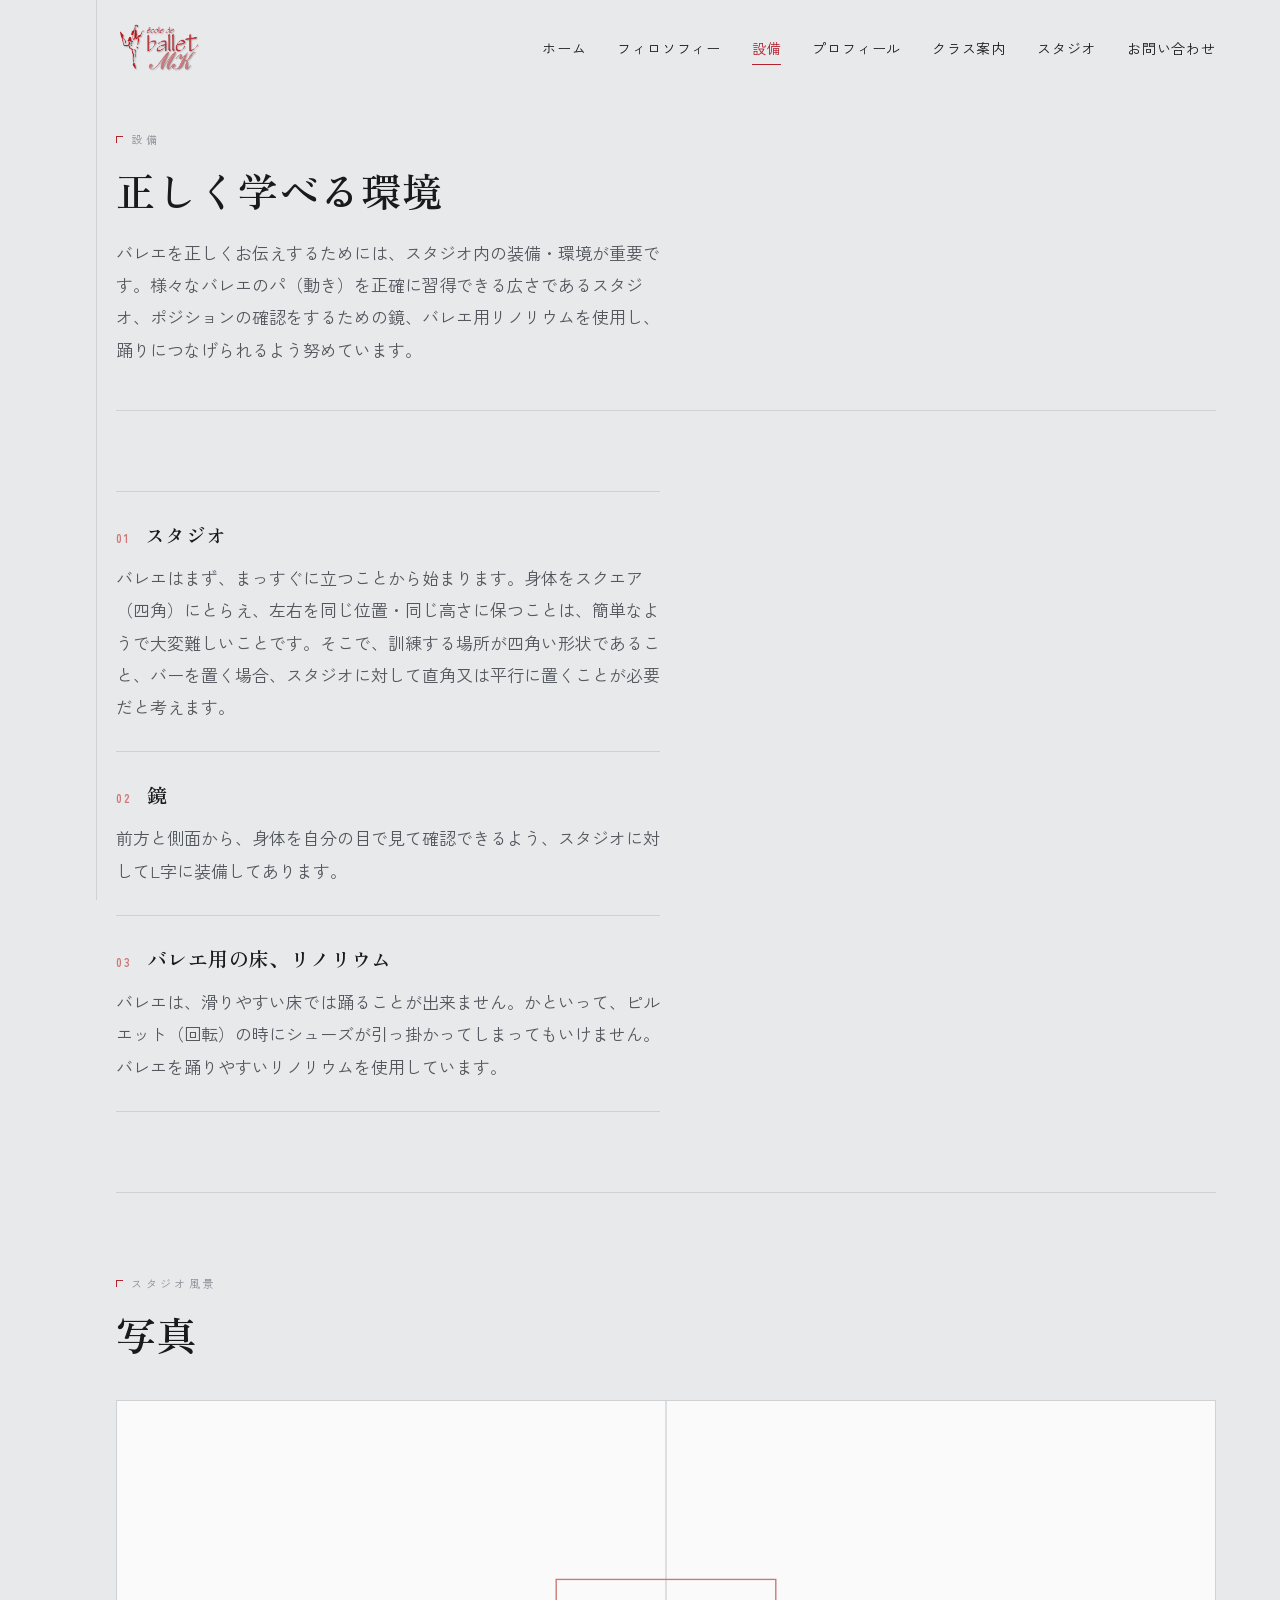
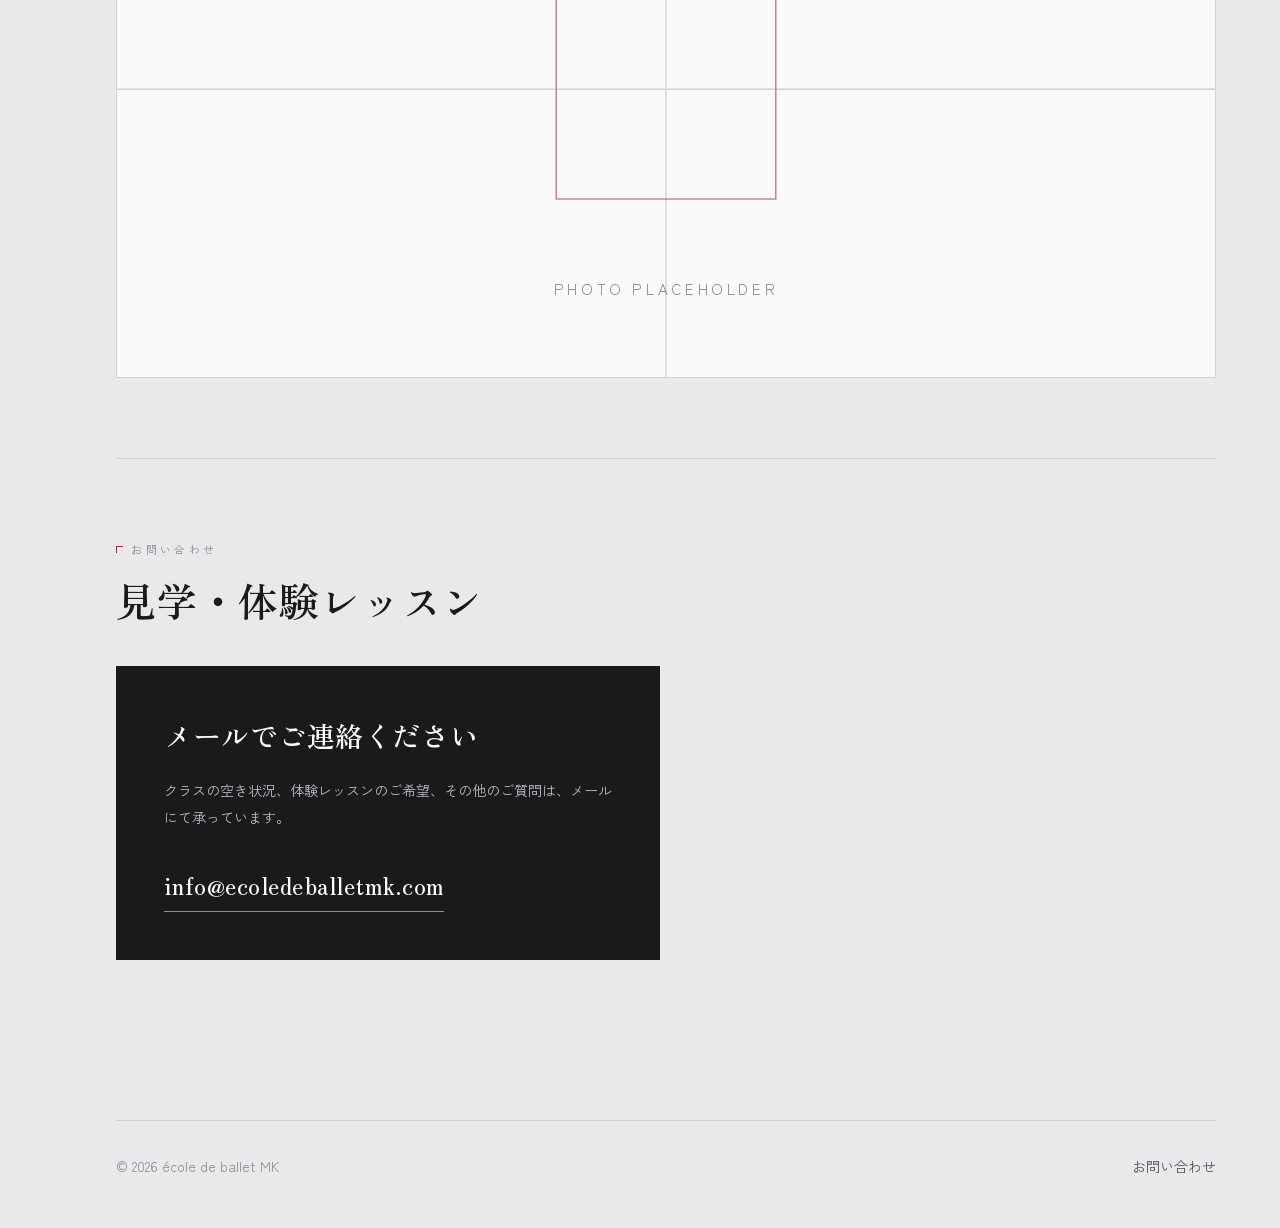
<file: facilities.html>
<!DOCTYPE html>
<html lang="ja">
<head>
<meta charset="utf-8">
<meta name="viewport" content="width=device-width, initial-scale=1">
<title>設備 — école de ballet MK</title>
<meta name="description" content="四角いスタジオ、L字に配した鏡、バレエ用リノリウムの床。バレエを正しく学ぶために必要な環境と設備について、その理由とあわせてご説明します。">

<link rel="canonical" href="https://www.ecoledeballetmk.com/facilities.html">

<meta property="og:type" content="website">
<meta property="og:site_name" content="école de ballet MK">
<meta property="og:locale" content="ja_JP">
<meta property="og:url" content="https://www.ecoledeballetmk.com/facilities.html">
<meta property="og:title" content="設備 — école de ballet MK">
<meta property="og:description" content="四角いスタジオ、L字に配した鏡、バレエ用リノリウムの床。バレエを正しく学ぶために必要な環境と設備について、その理由とあわせてご説明します。">
<meta property="og:image" content="https://www.ecoledeballetmk.com/img/og-card.png">
<meta property="og:image:width" content="1200">
<meta property="og:image:height" content="630">
<meta name="twitter:card" content="summary_large_image">
<meta name="twitter:title" content="設備 — école de ballet MK">
<meta name="twitter:description" content="四角いスタジオ、L字に配した鏡、バレエ用リノリウムの床。バレエを正しく学ぶために必要な環境と設備について、その理由とあわせてご説明します。">
<meta name="twitter:image" content="https://www.ecoledeballetmk.com/img/og-card.png">

<link rel="icon" href="favicon.ico" sizes="any">
<link rel="icon" href="img/icon.png" type="image/png" sizes="512x512">
<link rel="apple-touch-icon" href="img/icon.png">
<meta name="theme-color" content="#e8e9eb">


<link rel="preconnect" href="https://fonts.googleapis.com">
<link rel="preconnect" href="https://fonts.gstatic.com" crossorigin>
<link href="https://fonts.googleapis.com/css2?family=Zen+Kaku+Gothic+New:wght@400;500;700&family=Zen+Old+Mincho:wght@400;600&display=swap" rel="stylesheet">
<link rel="stylesheet" href="css/site.css">
</head>
<body>

<a class="skip" href="#main">本文へスキップ</a>

<div class="axis" aria-hidden="true"></div>

<header class="masthead">
    <a class="wordmark" href="index.html">
        <img src="img/brand-logo.png" width="600" height="390" alt="école de ballet MK">
    </a>

    <button class="nav-toggle" type="button" aria-expanded="false" aria-controls="nav">Menu</button>

    <nav class="nav" id="nav" aria-label="メインメニュー">
        <ul>
            <li><a href="index.html">ホーム</a></li>
            <li><a href="philosophy.html">フィロソフィー</a></li>
            <li><a href="facilities.html" aria-current="page">設備</a></li>
            <li><a href="profile.html">プロフィール</a></li>
            <li><a href="classes.html">クラス案内</a></li>
            <li><a href="studios.html">スタジオ</a></li>
            <li><a href="contact.html">お問い合わせ</a></li>
        </ul>
    </nav>
</header>

<main class="shell" id="main">
    <div class="page-head">
        <p class="section-label">設備</p>
        <h1 class="page-title">正しく学べる環境</h1>
        <p class="page-lede">バレエを正しくお伝えするためには、スタジオ内の装備・環境が重要です。様々なバレエのパ（動き）を正確に習得できる広さであるスタジオ、ポジションの確認をするための鏡、バレエ用リノリウムを使用し、踊りにつなげられるよう努めています。</p>
    </div>

    <section class="section">
        <ol class="detail">
            <li>
                <h3>スタジオ</h3>
                <p>バレエはまず、まっすぐに立つことから始まります。身体をスクエア（四角）にとらえ、左右を同じ位置・同じ高さに保つことは、簡単なようで大変難しいことです。そこで、訓練する場所が四角い形状であること、バーを置く場合、スタジオに対して直角又は平行に置くことが必要だと考えます。</p>
            </li>
            <li>
                <h3>鏡</h3>
                <p>前方と側面から、身体を自分の目で見て確認できるよう、スタジオに対してL字に装備してあります。</p>
            </li>
            <li>
                <h3>バレエ用の床、リノリウム</h3>
                <p>バレエは、滑りやすい床では踊ることが出来ません。かといって、ピルエット（回転）の時にシューズが引っ掛かってしまってもいけません。バレエを踊りやすいリノリウムを使用しています。</p>
            </li>
        </ol>
    </section>

    <section class="section">
        <div class="section-head">
            <p class="section-label">スタジオ風景</p>
            <h2 class="section-title">写真</h2>
        </div>

        <svg class="placeholder" viewBox="0 0 800 420" role="img" aria-label="スタジオ写真のプレースホルダー">
            <line class="grid-line" x1="0" y1="210" x2="800" y2="210"></line>
            <line class="grid-line" x1="400" y1="0" x2="400" y2="420"></line>
            <rect class="mark" x="320" y="130" width="160" height="160"></rect>
            <text x="400" y="360" text-anchor="middle">Photo placeholder</text>
        </svg>
    </section>

    <section class="section">
        <div class="section-head">
            <p class="section-label">お問い合わせ</p>
            <h2 class="section-title">見学・体験レッスン</h2>
        </div>

        <div class="contact-card">
            <h2>メールでご連絡ください</h2>
            <p>クラスの空き状況、体験レッスンのご希望、その他のご質問は、メールにて承っています。</p>
            <a class="email-link" href="mailto:info@ecoledeballetmk.com">info@ecoledeballetmk.com</a>
        </div>
    </section>

    <footer class="footer">
        <span>© 2026 école de ballet MK</span>
        <span><a href="contact.html">お問い合わせ</a></span>
    </footer>

</main>

<script src="js/site.js"></script>
</body>
</html>
</file>
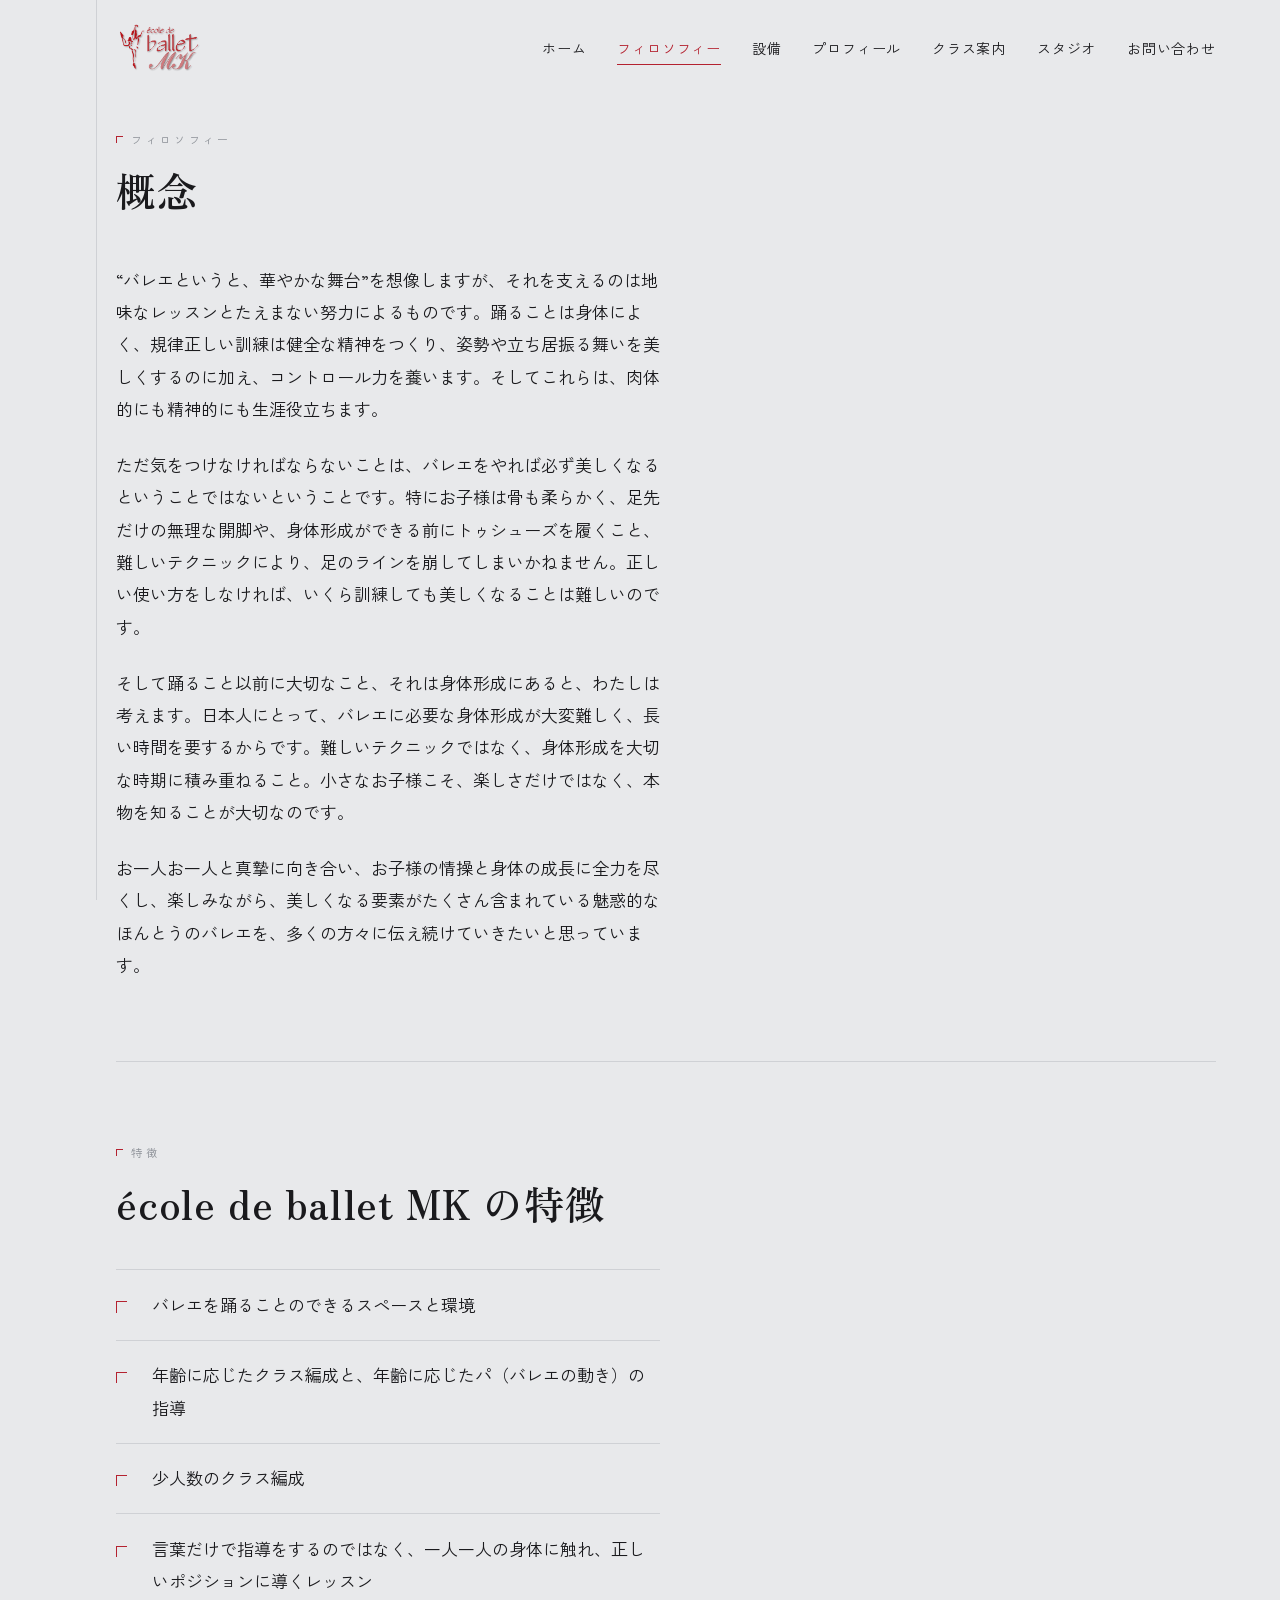
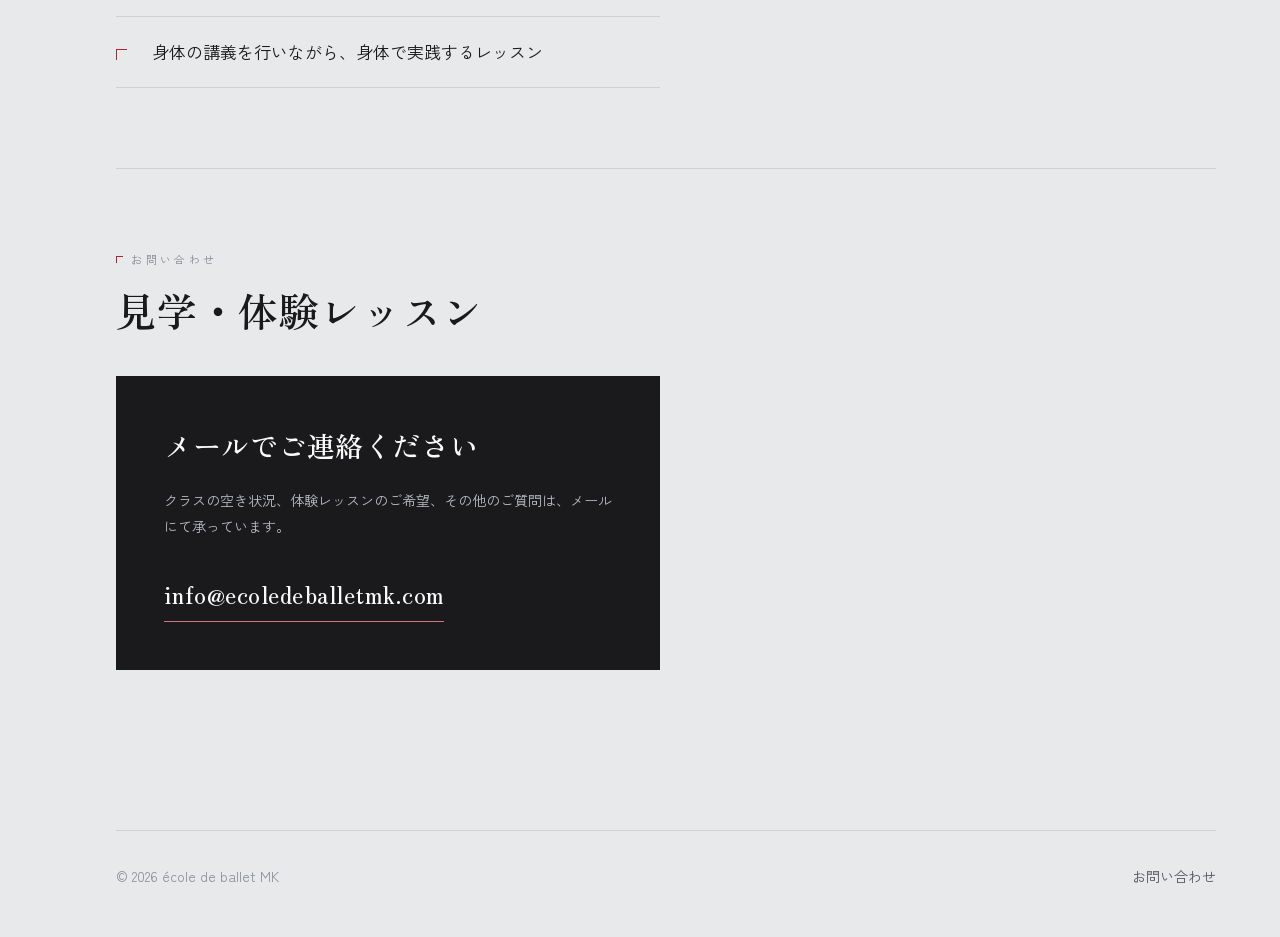
<file: philosophy.html>
<!DOCTYPE html>
<html lang="ja">
<head>
<meta charset="utf-8">
<meta name="viewport" content="width=device-width, initial-scale=1">
<title>フィロソフィー — école de ballet MK</title>
<meta name="description" content="踊ること以前に大切なこと、それは身体形成にあると考えます。école de ballet MK の指導方針と、クラシックバレエ教室としての特徴をご紹介します。">

<link rel="canonical" href="https://www.ecoledeballetmk.com/philosophy.html">

<meta property="og:type" content="website">
<meta property="og:site_name" content="école de ballet MK">
<meta property="og:locale" content="ja_JP">
<meta property="og:url" content="https://www.ecoledeballetmk.com/philosophy.html">
<meta property="og:title" content="フィロソフィー — école de ballet MK">
<meta property="og:description" content="踊ること以前に大切なこと、それは身体形成にあると考えます。école de ballet MK の指導方針と、クラシックバレエ教室としての特徴をご紹介します。">
<meta property="og:image" content="https://www.ecoledeballetmk.com/img/og-card.png">
<meta property="og:image:width" content="1200">
<meta property="og:image:height" content="630">
<meta name="twitter:card" content="summary_large_image">
<meta name="twitter:title" content="フィロソフィー — école de ballet MK">
<meta name="twitter:description" content="踊ること以前に大切なこと、それは身体形成にあると考えます。école de ballet MK の指導方針と、クラシックバレエ教室としての特徴をご紹介します。">
<meta name="twitter:image" content="https://www.ecoledeballetmk.com/img/og-card.png">

<link rel="icon" href="favicon.ico" sizes="any">
<link rel="icon" href="img/icon.png" type="image/png" sizes="512x512">
<link rel="apple-touch-icon" href="img/icon.png">
<meta name="theme-color" content="#e8e9eb">


<link rel="preconnect" href="https://fonts.googleapis.com">
<link rel="preconnect" href="https://fonts.gstatic.com" crossorigin>
<link href="https://fonts.googleapis.com/css2?family=Zen+Kaku+Gothic+New:wght@400;500;700&family=Zen+Old+Mincho:wght@400;600&display=swap" rel="stylesheet">
<link rel="stylesheet" href="css/site.css">
</head>
<body>

<a class="skip" href="#main">本文へスキップ</a>

<div class="axis" aria-hidden="true"></div>

<header class="masthead">
    <a class="wordmark" href="index.html">
        <img src="img/brand-logo.png" width="600" height="390" alt="école de ballet MK">
    </a>

    <button class="nav-toggle" type="button" aria-expanded="false" aria-controls="nav">Menu</button>

    <nav class="nav" id="nav" aria-label="メインメニュー">
        <ul>
            <li><a href="index.html">ホーム</a></li>
            <li><a href="philosophy.html" aria-current="page">フィロソフィー</a></li>
            <li><a href="facilities.html">設備</a></li>
            <li><a href="profile.html">プロフィール</a></li>
            <li><a href="classes.html">クラス案内</a></li>
            <li><a href="studios.html">スタジオ</a></li>
            <li><a href="contact.html">お問い合わせ</a></li>
        </ul>
    </nav>
</header>

<main class="shell" id="main">
    <div class="page-head">
        <p class="section-label">フィロソフィー</p>
        <h1 class="page-title">概念</h1>
    </div>

    <section class="section" style="border-top:0;padding-top:0">
        <div class="prose">
            <p>“バレエというと、華やかな舞台”を想像しますが、それを支えるのは地味なレッスンとたえまない努力によるものです。踊ることは身体によく、規律正しい訓練は健全な精神をつくり、姿勢や立ち居振る舞いを美しくするのに加え、コントロール力を養います。そしてこれらは、肉体的にも精神的にも生涯役立ちます。</p>
            <p>ただ気をつけなければならないことは、バレエをやれば必ず美しくなるということではないということです。特にお子様は骨も柔らかく、足先だけの無理な開脚や、身体形成ができる前にトゥシューズを履くこと、難しいテクニックにより、足のラインを崩してしまいかねません。正しい使い方をしなければ、いくら訓練しても美しくなることは難しいのです。</p>
            <p>そして踊ること以前に大切なこと、それは身体形成にあると、わたしは考えます。日本人にとって、バレエに必要な身体形成が大変難しく、長い時間を要するからです。難しいテクニックではなく、身体形成を大切な時期に積み重ねること。小さなお子様こそ、楽しさだけではなく、本物を知ることが大切なのです。</p>
            <p>お一人お一人と真摯に向き合い、お子様の情操と身体の成長に全力を尽くし、楽しみながら、美しくなる要素がたくさん含まれている魅惑的なほんとうのバレエを、多くの方々に伝え続けていきたいと思っています。</p>
        </div>
    </section>

    <section class="section">
        <div class="section-head">
            <p class="section-label">特徴</p>
            <h2 class="section-title">école de ballet MK の特徴</h2>
        </div>

        <ul class="features">
            <li>バレエを踊ることのできるスペースと環境</li>
            <li>年齢に応じたクラス編成と、年齢に応じたパ（バレエの動き）の指導</li>
            <li>少人数のクラス編成</li>
            <li>言葉だけで指導をするのではなく、一人一人の身体に触れ、正しいポジションに導くレッスン</li>
            <li>身体の講義を行いながら、身体で実践するレッスン</li>
        </ul>
    </section>

    <section class="section">
        <div class="section-head">
            <p class="section-label">お問い合わせ</p>
            <h2 class="section-title">見学・体験レッスン</h2>
        </div>

        <div class="contact-card">
            <h2>メールでご連絡ください</h2>
            <p>クラスの空き状況、体験レッスンのご希望、その他のご質問は、メールにて承っています。</p>
            <a class="email-link" href="mailto:info@ecoledeballetmk.com">info@ecoledeballetmk.com</a>
        </div>
    </section>

    <footer class="footer">
        <span>© 2026 école de ballet MK</span>
        <span><a href="contact.html">お問い合わせ</a></span>
    </footer>

</main>

<script src="js/site.js"></script>
</body>
</html>
</file>
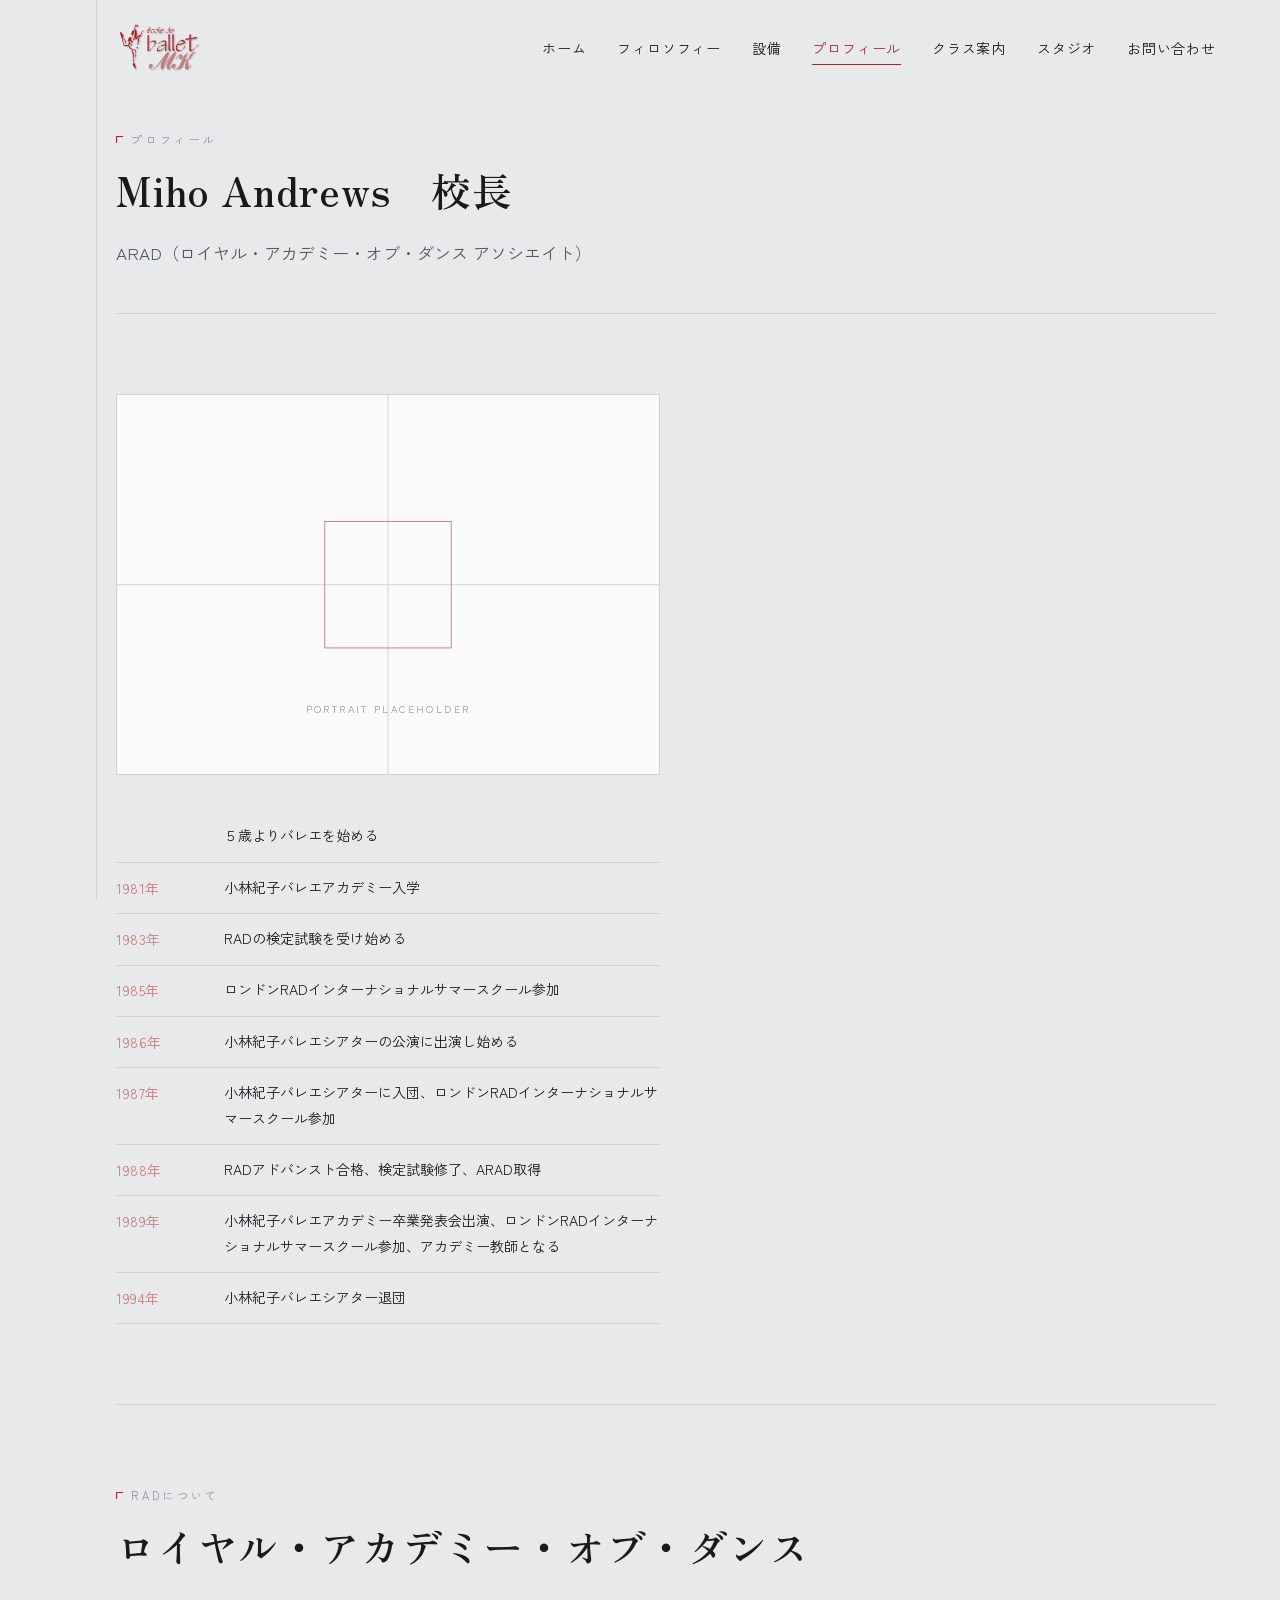
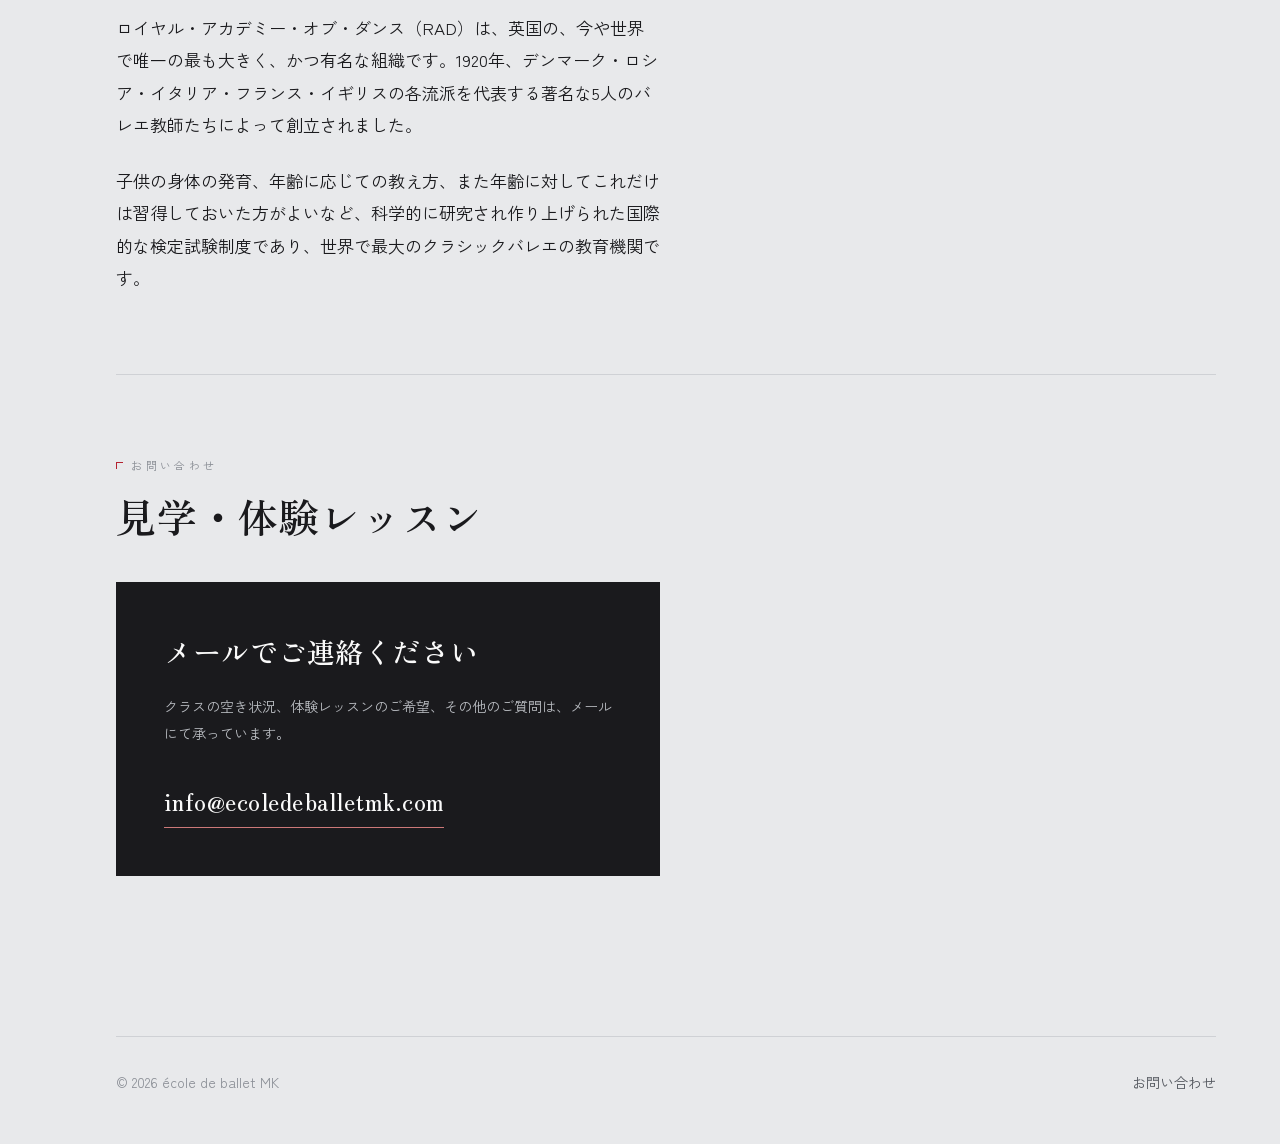
<file: profile.html>
<!DOCTYPE html>
<html lang="ja">
<head>
<meta charset="utf-8">
<meta name="viewport" content="width=device-width, initial-scale=1">
<title>プロフィール — école de ballet MK</title>
<meta name="description" content="校長 Miho Andrews のプロフィール。小林紀子バレエアカデミーに学び、RADアドバンスト合格・ARAD取得。ロイヤル・アカデミー・オブ・ダンス（RAD）についてもご紹介します。">

<link rel="canonical" href="https://www.ecoledeballetmk.com/profile.html">

<meta property="og:type" content="website">
<meta property="og:site_name" content="école de ballet MK">
<meta property="og:locale" content="ja_JP">
<meta property="og:url" content="https://www.ecoledeballetmk.com/profile.html">
<meta property="og:title" content="プロフィール — école de ballet MK">
<meta property="og:description" content="校長 Miho Andrews のプロフィール。小林紀子バレエアカデミーに学び、RADアドバンスト合格・ARAD取得。ロイヤル・アカデミー・オブ・ダンス（RAD）についてもご紹介します。">
<meta property="og:image" content="https://www.ecoledeballetmk.com/img/og-card.png">
<meta property="og:image:width" content="1200">
<meta property="og:image:height" content="630">
<meta name="twitter:card" content="summary_large_image">
<meta name="twitter:title" content="プロフィール — école de ballet MK">
<meta name="twitter:description" content="校長 Miho Andrews のプロフィール。小林紀子バレエアカデミーに学び、RADアドバンスト合格・ARAD取得。ロイヤル・アカデミー・オブ・ダンス（RAD）についてもご紹介します。">
<meta name="twitter:image" content="https://www.ecoledeballetmk.com/img/og-card.png">

<link rel="icon" href="favicon.ico" sizes="any">
<link rel="icon" href="img/icon.png" type="image/png" sizes="512x512">
<link rel="apple-touch-icon" href="img/icon.png">
<meta name="theme-color" content="#e8e9eb">


<link rel="preconnect" href="https://fonts.googleapis.com">
<link rel="preconnect" href="https://fonts.gstatic.com" crossorigin>
<link href="https://fonts.googleapis.com/css2?family=Zen+Kaku+Gothic+New:wght@400;500;700&family=Zen+Old+Mincho:wght@400;600&display=swap" rel="stylesheet">
<link rel="stylesheet" href="css/site.css">
</head>
<body>

<a class="skip" href="#main">本文へスキップ</a>

<div class="axis" aria-hidden="true"></div>

<header class="masthead">
    <a class="wordmark" href="index.html">
        <img src="img/brand-logo.png" width="600" height="390" alt="école de ballet MK">
    </a>

    <button class="nav-toggle" type="button" aria-expanded="false" aria-controls="nav">Menu</button>

    <nav class="nav" id="nav" aria-label="メインメニュー">
        <ul>
            <li><a href="index.html">ホーム</a></li>
            <li><a href="philosophy.html">フィロソフィー</a></li>
            <li><a href="facilities.html">設備</a></li>
            <li><a href="profile.html" aria-current="page">プロフィール</a></li>
            <li><a href="classes.html">クラス案内</a></li>
            <li><a href="studios.html">スタジオ</a></li>
            <li><a href="contact.html">お問い合わせ</a></li>
        </ul>
    </nav>
</header>

<main class="shell" id="main">
    <div class="page-head">
        <p class="section-label">プロフィール</p>
        <h1 class="page-title">Miho Andrews　校長</h1>
        <p class="page-lede">ARAD（ロイヤル・アカデミー・オブ・ダンス アソシエイト）</p>
    </div>

    <section class="section">
        <figure class="figure">
            <svg class="placeholder" viewBox="0 0 600 420" role="img" aria-label="校長の写真のプレースホルダー">
                <line class="grid-line" x1="0" y1="210" x2="600" y2="210"></line>
                <line class="grid-line" x1="300" y1="0" x2="300" y2="420"></line>
                <rect class="mark" x="230" y="140" width="140" height="140"></rect>
                <text x="300" y="352" text-anchor="middle">Portrait placeholder</text>
            </svg>
        </figure>

        <dl class="timeline">
            <div><dt>&nbsp;</dt><dd>５歳よりバレエを始める</dd></div>
            <div><dt>1981年</dt><dd>小林紀子バレエアカデミー入学</dd></div>
            <div><dt>1983年</dt><dd>RADの検定試験を受け始める</dd></div>
            <div><dt>1985年</dt><dd>ロンドンRADインターナショナルサマースクール参加</dd></div>
            <div><dt>1986年</dt><dd>小林紀子バレエシアターの公演に出演し始める</dd></div>
            <div><dt>1987年</dt><dd>小林紀子バレエシアターに入団、ロンドンRADインターナショナルサマースクール参加</dd></div>
            <div><dt>1988年</dt><dd>RADアドバンスト合格、検定試験修了、ARAD取得</dd></div>
            <div><dt>1989年</dt><dd>小林紀子バレエアカデミー卒業発表会出演、ロンドンRADインターナショナルサマースクール参加、アカデミー教師となる</dd></div>
            <div><dt>1994年</dt><dd>小林紀子バレエシアター退団</dd></div>
        </dl>
    </section>

    <section class="section">
        <div class="section-head">
            <p class="section-label">RADについて</p>
            <h2 class="section-title">ロイヤル・アカデミー・オブ・ダンス</h2>
        </div>

        <div class="prose">
            <p>ロイヤル・アカデミー・オブ・ダンス（RAD）は、英国の、今や世界で唯一の最も大きく、かつ有名な組織です。1920年、デンマーク・ロシア・イタリア・フランス・イギリスの各流派を代表する著名な5人のバレエ教師たちによって創立されました。</p>
            <p>子供の身体の発育、年齢に応じての教え方、また年齢に対してこれだけは習得しておいた方がよいなど、科学的に研究され作り上げられた国際的な検定試験制度であり、世界で最大のクラシックバレエの教育機関です。</p>
        </div>
    </section>

    <section class="section">
        <div class="section-head">
            <p class="section-label">お問い合わせ</p>
            <h2 class="section-title">見学・体験レッスン</h2>
        </div>

        <div class="contact-card">
            <h2>メールでご連絡ください</h2>
            <p>クラスの空き状況、体験レッスンのご希望、その他のご質問は、メールにて承っています。</p>
            <a class="email-link" href="mailto:info@ecoledeballetmk.com">info@ecoledeballetmk.com</a>
        </div>
    </section>

    <footer class="footer">
        <span>© 2026 école de ballet MK</span>
        <span><a href="contact.html">お問い合わせ</a></span>
    </footer>

</main>

<script src="js/site.js"></script>
</body>
</html>
</file>
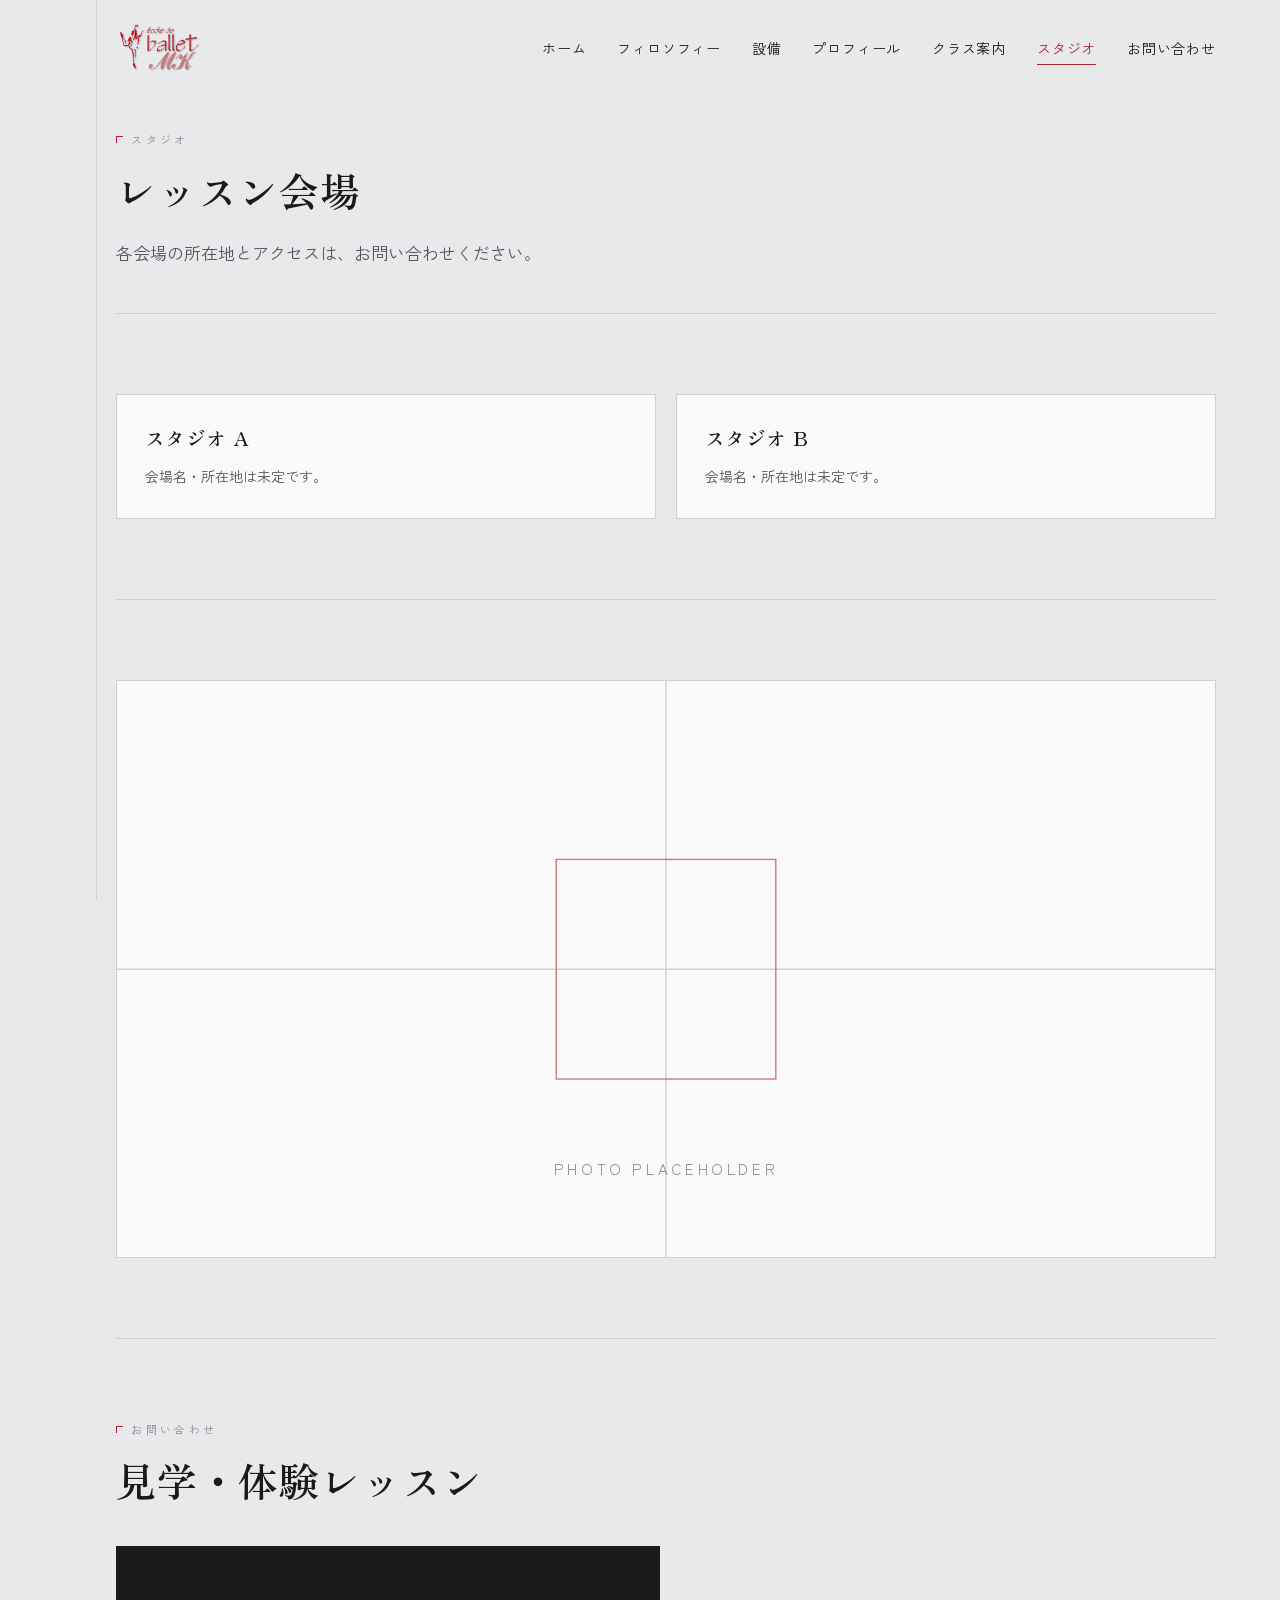
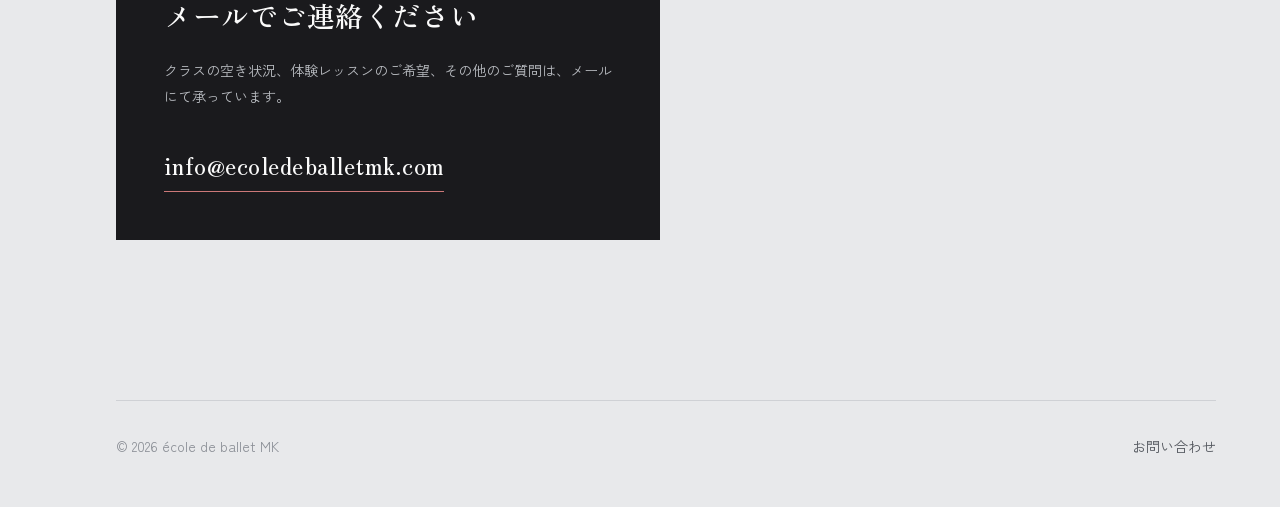
<file: studios.html>
<!DOCTYPE html>
<html lang="ja">
<head>
<meta charset="utf-8">
<meta name="viewport" content="width=device-width, initial-scale=1">
<title>スタジオ — école de ballet MK</title>
<meta name="description" content="école de ballet MK のレッスン会場のご案内。各会場の所在地とアクセスについては、メールにてお問い合わせください。">

<link rel="canonical" href="https://www.ecoledeballetmk.com/studios.html">

<meta property="og:type" content="website">
<meta property="og:site_name" content="école de ballet MK">
<meta property="og:locale" content="ja_JP">
<meta property="og:url" content="https://www.ecoledeballetmk.com/studios.html">
<meta property="og:title" content="スタジオ — école de ballet MK">
<meta property="og:description" content="école de ballet MK のレッスン会場のご案内。各会場の所在地とアクセスについては、メールにてお問い合わせください。">
<meta property="og:image" content="https://www.ecoledeballetmk.com/img/og-card.png">
<meta property="og:image:width" content="1200">
<meta property="og:image:height" content="630">
<meta name="twitter:card" content="summary_large_image">
<meta name="twitter:title" content="スタジオ — école de ballet MK">
<meta name="twitter:description" content="école de ballet MK のレッスン会場のご案内。各会場の所在地とアクセスについては、メールにてお問い合わせください。">
<meta name="twitter:image" content="https://www.ecoledeballetmk.com/img/og-card.png">

<link rel="icon" href="favicon.ico" sizes="any">
<link rel="icon" href="img/icon.png" type="image/png" sizes="512x512">
<link rel="apple-touch-icon" href="img/icon.png">
<meta name="theme-color" content="#e8e9eb">


<link rel="preconnect" href="https://fonts.googleapis.com">
<link rel="preconnect" href="https://fonts.gstatic.com" crossorigin>
<link href="https://fonts.googleapis.com/css2?family=Zen+Kaku+Gothic+New:wght@400;500;700&family=Zen+Old+Mincho:wght@400;600&display=swap" rel="stylesheet">
<link rel="stylesheet" href="css/site.css">
</head>
<body>

<a class="skip" href="#main">本文へスキップ</a>

<div class="axis" aria-hidden="true"></div>

<header class="masthead">
    <a class="wordmark" href="index.html">
        <img src="img/brand-logo.png" width="600" height="390" alt="école de ballet MK">
    </a>

    <button class="nav-toggle" type="button" aria-expanded="false" aria-controls="nav">Menu</button>

    <nav class="nav" id="nav" aria-label="メインメニュー">
        <ul>
            <li><a href="index.html">ホーム</a></li>
            <li><a href="philosophy.html">フィロソフィー</a></li>
            <li><a href="facilities.html">設備</a></li>
            <li><a href="profile.html">プロフィール</a></li>
            <li><a href="classes.html">クラス案内</a></li>
            <li><a href="studios.html" aria-current="page">スタジオ</a></li>
            <li><a href="contact.html">お問い合わせ</a></li>
        </ul>
    </nav>
</header>

<main class="shell" id="main">
    <div class="page-head">
        <p class="section-label">スタジオ</p>
        <h1 class="page-title">レッスン会場</h1>
        <p class="page-lede">各会場の所在地とアクセスは、お問い合わせください。</p>
    </div>

    <!-- One .location block per venue. Copy a block to add another; delete
         one to remove it. The grid reflows on its own. -->
    <section class="section">
        <div class="locations">
            <div class="location">
                <h3>スタジオ A</h3>
                <p>会場名・所在地は未定です。</p>
            </div>
            <div class="location">
                <h3>スタジオ B</h3>
                <p>会場名・所在地は未定です。</p>
            </div>
        </div>
    </section>

    <section class="section">
        <svg class="placeholder" viewBox="0 0 800 420" role="img" aria-label="会場写真のプレースホルダー">
            <line class="grid-line" x1="0" y1="210" x2="800" y2="210"></line>
            <line class="grid-line" x1="400" y1="0" x2="400" y2="420"></line>
            <rect class="mark" x="320" y="130" width="160" height="160"></rect>
            <text x="400" y="360" text-anchor="middle">Photo placeholder</text>
        </svg>
    </section>

    <section class="section">
        <div class="section-head">
            <p class="section-label">お問い合わせ</p>
            <h2 class="section-title">見学・体験レッスン</h2>
        </div>

        <div class="contact-card">
            <h2>メールでご連絡ください</h2>
            <p>クラスの空き状況、体験レッスンのご希望、その他のご質問は、メールにて承っています。</p>
            <a class="email-link" href="mailto:info@ecoledeballetmk.com">info@ecoledeballetmk.com</a>
        </div>
    </section>

    <footer class="footer">
        <span>© 2026 école de ballet MK</span>
        <span><a href="contact.html">お問い合わせ</a></span>
    </footer>

</main>

<script src="js/site.js"></script>
</body>
</html>
</file>
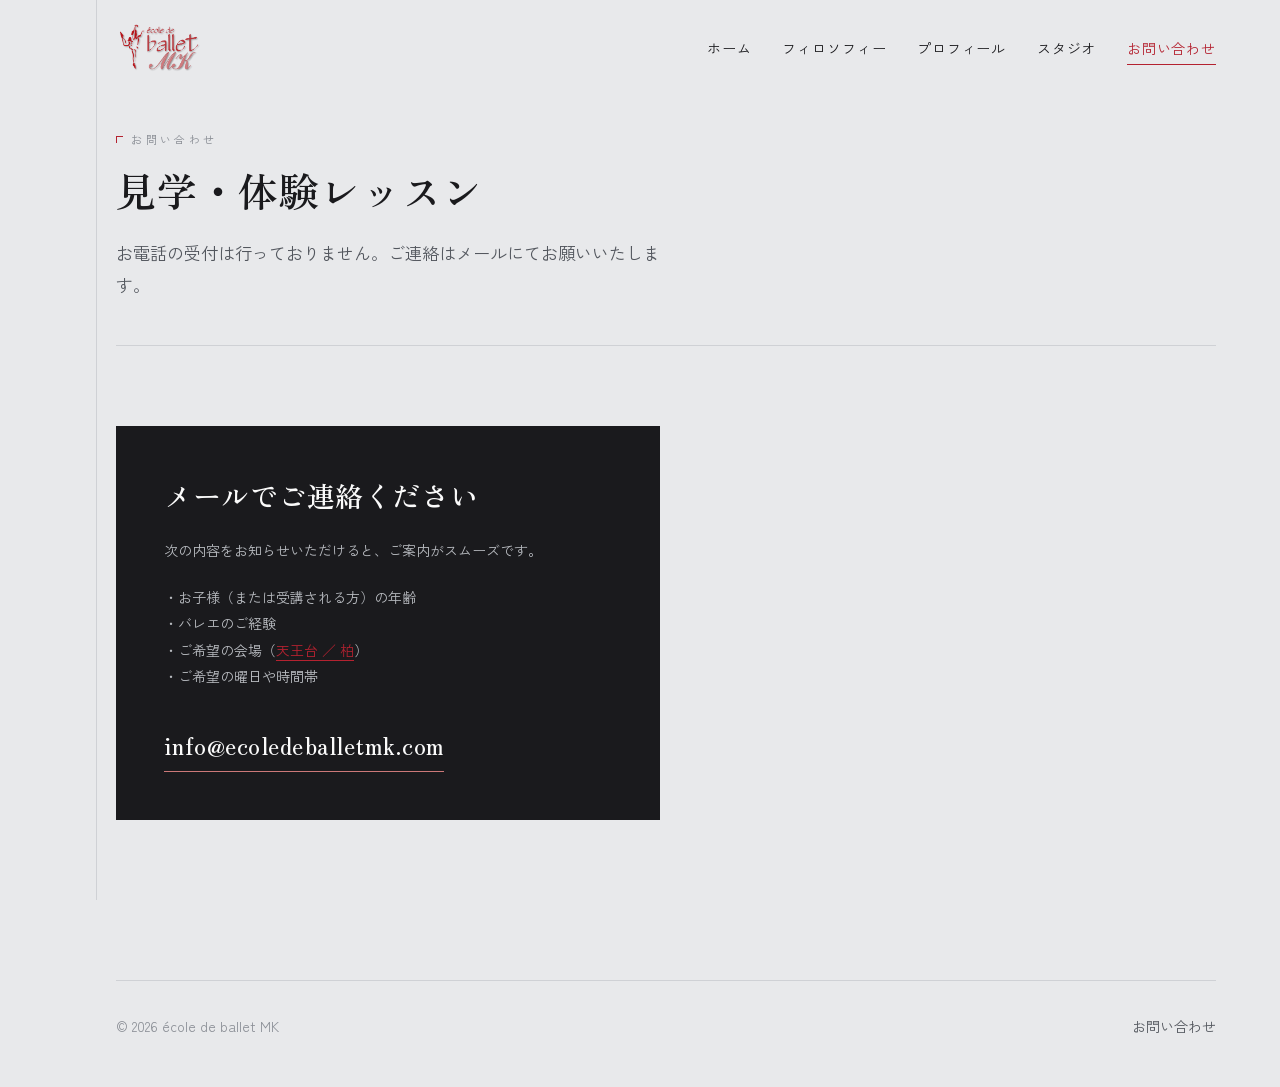
<file: docs/contact.html>
<!DOCTYPE html>
<html lang="ja">
<head>
<meta charset="utf-8">
<meta name="viewport" content="width=device-width, initial-scale=1">
<title>お問い合わせ — école de ballet MK</title>
<meta name="description" content="école de ballet MK（千葉県我孫子市天王台・柏市明原）の見学・体験レッスンのお問い合わせは、メールにて承っています。お子様の年齢、バレエのご経験、ご希望の会場をお知らせください。">

<link rel="canonical" href="https://www.ecoledeballetmk.com/contact.html">

<meta property="og:type" content="website">
<meta property="og:site_name" content="école de ballet MK">
<meta property="og:locale" content="ja_JP">
<meta property="og:url" content="https://www.ecoledeballetmk.com/contact.html">
<meta property="og:title" content="お問い合わせ — école de ballet MK">
<meta property="og:description" content="école de ballet MK（千葉県我孫子市天王台・柏市明原）の見学・体験レッスンのお問い合わせは、メールにて承っています。お子様の年齢、バレエのご経験、ご希望の会場をお知らせください。">
<meta property="og:image" content="https://www.ecoledeballetmk.com/img/og-card.png">
<meta property="og:image:width" content="1200">
<meta property="og:image:height" content="630">
<meta name="twitter:card" content="summary_large_image">
<meta name="twitter:title" content="お問い合わせ — école de ballet MK">
<meta name="twitter:description" content="école de ballet MK（千葉県我孫子市天王台・柏市明原）の見学・体験レッスンのお問い合わせは、メールにて承っています。お子様の年齢、バレエのご経験、ご希望の会場をお知らせください。">
<meta name="twitter:image" content="https://www.ecoledeballetmk.com/img/og-card.png">

<link rel="icon" href="favicon.ico" sizes="any">
<link rel="icon" href="img/icon.png" type="image/png" sizes="512x512">
<link rel="apple-touch-icon" href="img/icon.png">
<meta name="theme-color" content="#e8e9eb">


<link rel="preconnect" href="https://fonts.googleapis.com">
<link rel="preconnect" href="https://fonts.gstatic.com" crossorigin>
<link href="https://fonts.googleapis.com/css2?family=Zen+Kaku+Gothic+New:wght@400;500;700&family=Zen+Old+Mincho:wght@400;600&display=swap" rel="stylesheet">
<link rel="stylesheet" href="css/site.css">
</head>
<body>

<a class="skip" href="#main">本文へスキップ</a>

<div class="axis" aria-hidden="true"></div>

<header class="masthead">
    <a class="wordmark" href="index.html">
        <img src="img/brand-logo.png" width="600" height="390" alt="école de ballet MK">
    </a>

    <button class="nav-toggle" type="button" aria-expanded="false" aria-controls="nav">Menu</button>

    <nav class="nav" id="nav" aria-label="メインメニュー">
        <ul>
            <li><a href="index.html">ホーム</a></li>
            <li><a href="philosophy.html">フィロソフィー</a></li>
            <li><a href="profile.html">プロフィール</a></li>
            <li><a href="studios.html">スタジオ</a></li>
            <li><a href="contact.html" aria-current="page">お問い合わせ</a></li>
        </ul>
    </nav>
</header>

<main class="shell" id="main">
    <div class="page-head">
        <p class="section-label">お問い合わせ</p>
        <h1 class="page-title">見学・体験レッスン</h1>
        <p class="page-lede">お電話の受付は行っておりません。ご連絡はメールにてお願いいたします。</p>
    </div>

    <section class="section">
        <div class="contact-card">
            <h2>メールでご連絡ください</h2>
            <p>次の内容をお知らせいただけると、ご案内がスムーズです。</p>
            <p>・お子様（または受講される方）の年齢<br>
               ・バレエのご経験<br>
               ・ご希望の会場（<a href="studios.html">天王台 ／ 柏</a>）<br>
               ・ご希望の曜日や時間帯</p>
            <a class="email-link" href="mailto:info@ecoledeballetmk.com">info@ecoledeballetmk.com</a>
        </div>
    </section>

    <footer class="footer">
        <span>© 2026 école de ballet MK</span>
        <span><a href="contact.html">お問い合わせ</a></span>
    </footer>

</main>

<script src="js/site.js"></script>
</body>
</html>
</file>
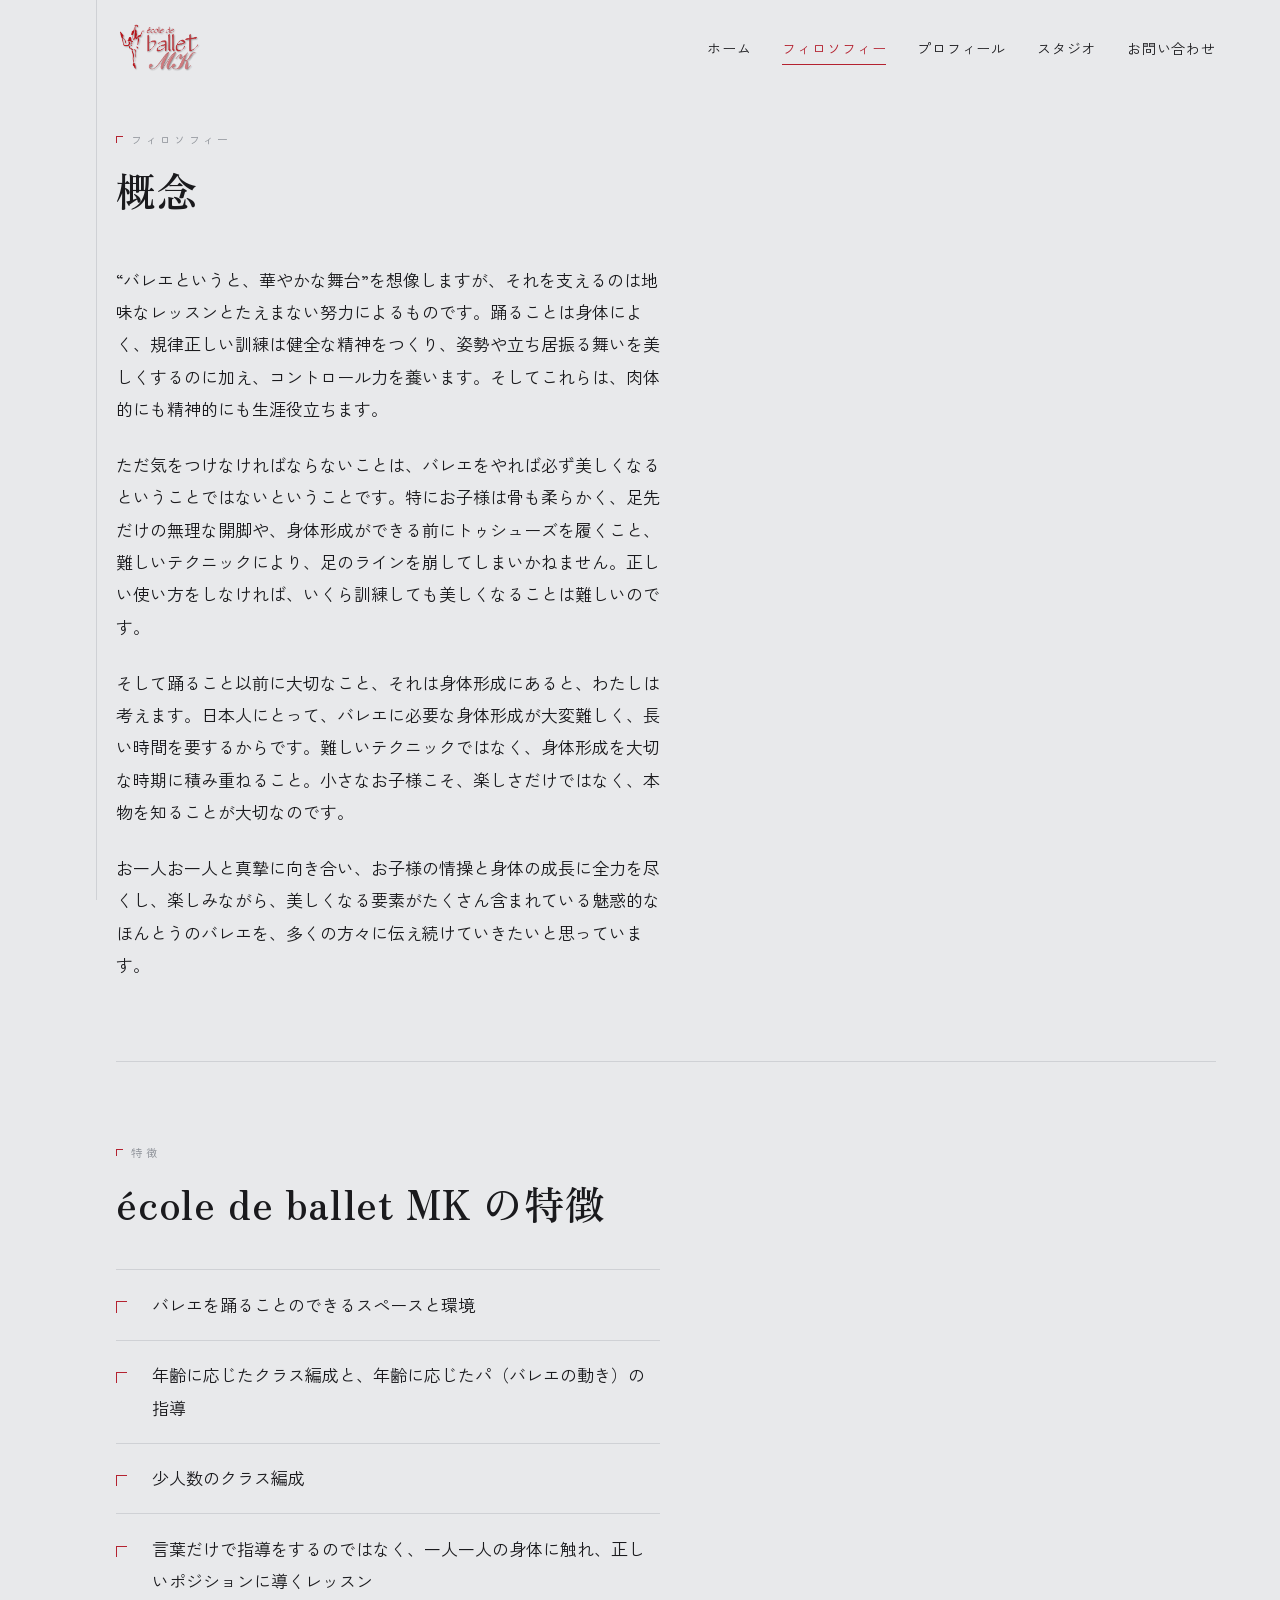
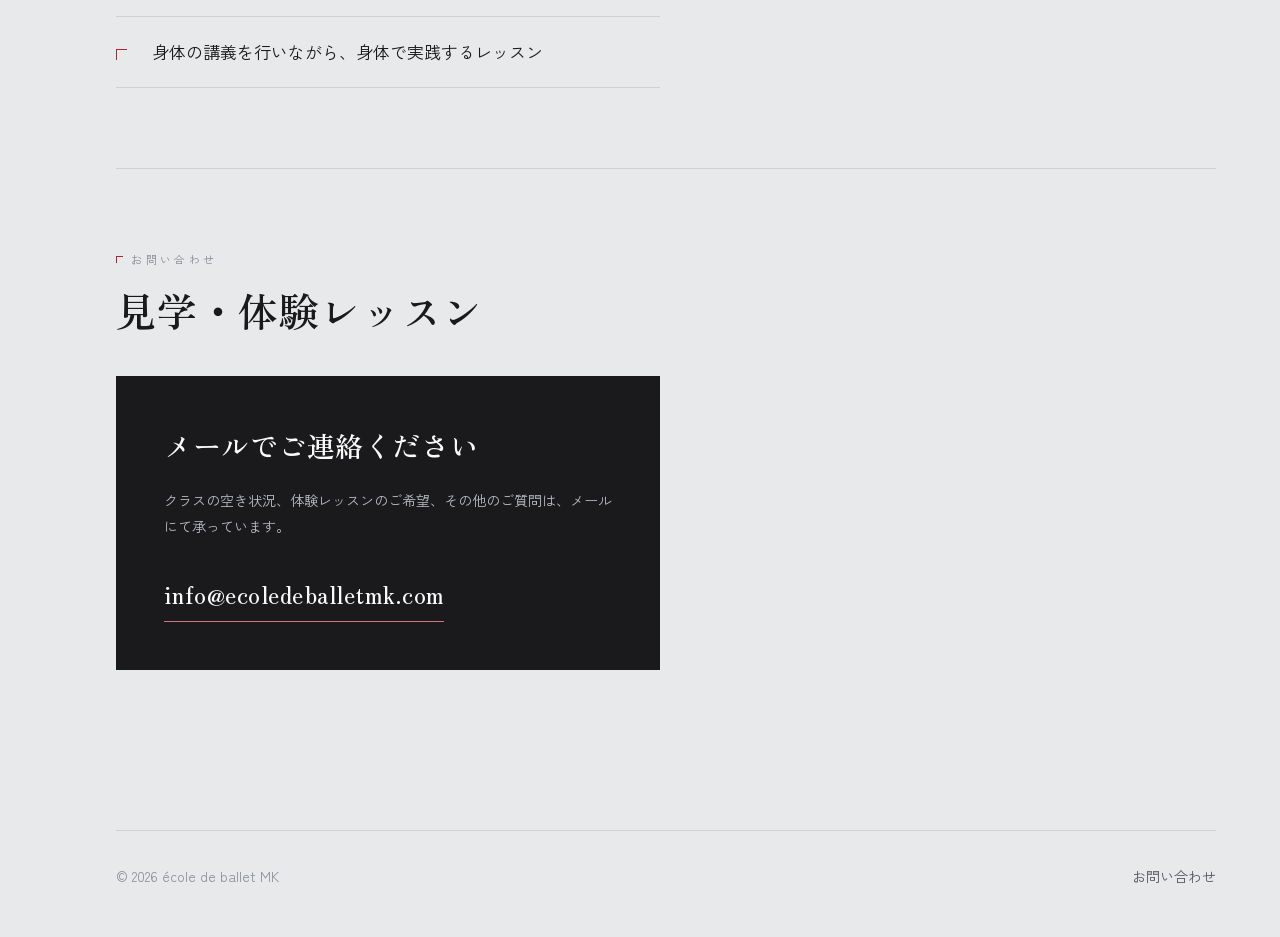
<file: docs/philosophy.html>
<!DOCTYPE html>
<html lang="ja">
<head>
<meta charset="utf-8">
<meta name="viewport" content="width=device-width, initial-scale=1">
<title>フィロソフィー — école de ballet MK</title>
<meta name="description" content="踊ること以前に大切なこと、それは身体形成にあると考えます。école de ballet MK の指導方針と、クラシックバレエ教室としての特徴をご紹介します。">

<link rel="canonical" href="https://www.ecoledeballetmk.com/philosophy.html">

<meta property="og:type" content="website">
<meta property="og:site_name" content="école de ballet MK">
<meta property="og:locale" content="ja_JP">
<meta property="og:url" content="https://www.ecoledeballetmk.com/philosophy.html">
<meta property="og:title" content="フィロソフィー — école de ballet MK">
<meta property="og:description" content="踊ること以前に大切なこと、それは身体形成にあると考えます。école de ballet MK の指導方針と、クラシックバレエ教室としての特徴をご紹介します。">
<meta property="og:image" content="https://www.ecoledeballetmk.com/img/og-card.png">
<meta property="og:image:width" content="1200">
<meta property="og:image:height" content="630">
<meta name="twitter:card" content="summary_large_image">
<meta name="twitter:title" content="フィロソフィー — école de ballet MK">
<meta name="twitter:description" content="踊ること以前に大切なこと、それは身体形成にあると考えます。école de ballet MK の指導方針と、クラシックバレエ教室としての特徴をご紹介します。">
<meta name="twitter:image" content="https://www.ecoledeballetmk.com/img/og-card.png">

<link rel="icon" href="favicon.ico" sizes="any">
<link rel="icon" href="img/icon.png" type="image/png" sizes="512x512">
<link rel="apple-touch-icon" href="img/icon.png">
<meta name="theme-color" content="#e8e9eb">


<link rel="preconnect" href="https://fonts.googleapis.com">
<link rel="preconnect" href="https://fonts.gstatic.com" crossorigin>
<link href="https://fonts.googleapis.com/css2?family=Zen+Kaku+Gothic+New:wght@400;500;700&family=Zen+Old+Mincho:wght@400;600&display=swap" rel="stylesheet">
<link rel="stylesheet" href="css/site.css">
</head>
<body>

<a class="skip" href="#main">本文へスキップ</a>

<div class="axis" aria-hidden="true"></div>

<header class="masthead">
    <a class="wordmark" href="index.html">
        <img src="img/brand-logo.png" width="600" height="390" alt="école de ballet MK">
    </a>

    <button class="nav-toggle" type="button" aria-expanded="false" aria-controls="nav">Menu</button>

    <nav class="nav" id="nav" aria-label="メインメニュー">
        <ul>
            <li><a href="index.html">ホーム</a></li>
            <li><a href="philosophy.html" aria-current="page">フィロソフィー</a></li>
            <li><a href="profile.html">プロフィール</a></li>
            <li><a href="studios.html">スタジオ</a></li>
            <li><a href="contact.html">お問い合わせ</a></li>
        </ul>
    </nav>
</header>

<main class="shell" id="main">
    <div class="page-head">
        <p class="section-label">フィロソフィー</p>
        <h1 class="page-title">概念</h1>
    </div>

    <section class="section" style="border-top:0;padding-top:0">
        <div class="prose">
            <p>“バレエというと、華やかな舞台”を想像しますが、それを支えるのは地味なレッスンとたえまない努力によるものです。踊ることは身体によく、規律正しい訓練は健全な精神をつくり、姿勢や立ち居振る舞いを美しくするのに加え、コントロール力を養います。そしてこれらは、肉体的にも精神的にも生涯役立ちます。</p>
            <p>ただ気をつけなければならないことは、バレエをやれば必ず美しくなるということではないということです。特にお子様は骨も柔らかく、足先だけの無理な開脚や、身体形成ができる前にトゥシューズを履くこと、難しいテクニックにより、足のラインを崩してしまいかねません。正しい使い方をしなければ、いくら訓練しても美しくなることは難しいのです。</p>
            <p>そして踊ること以前に大切なこと、それは身体形成にあると、わたしは考えます。日本人にとって、バレエに必要な身体形成が大変難しく、長い時間を要するからです。難しいテクニックではなく、身体形成を大切な時期に積み重ねること。小さなお子様こそ、楽しさだけではなく、本物を知ることが大切なのです。</p>
            <p>お一人お一人と真摯に向き合い、お子様の情操と身体の成長に全力を尽くし、楽しみながら、美しくなる要素がたくさん含まれている魅惑的なほんとうのバレエを、多くの方々に伝え続けていきたいと思っています。</p>
        </div>
    </section>

    <section class="section">
        <div class="section-head">
            <p class="section-label">特徴</p>
            <h2 class="section-title">école de ballet MK の特徴</h2>
        </div>

        <ul class="features">
            <li>バレエを踊ることのできるスペースと環境</li>
            <li>年齢に応じたクラス編成と、年齢に応じたパ（バレエの動き）の指導</li>
            <li>少人数のクラス編成</li>
            <li>言葉だけで指導をするのではなく、一人一人の身体に触れ、正しいポジションに導くレッスン</li>
            <li>身体の講義を行いながら、身体で実践するレッスン</li>
        </ul>
    </section>

    <section class="section">
        <div class="section-head">
            <p class="section-label">お問い合わせ</p>
            <h2 class="section-title">見学・体験レッスン</h2>
        </div>

        <div class="contact-card">
            <h2>メールでご連絡ください</h2>
            <p>クラスの空き状況、体験レッスンのご希望、その他のご質問は、メールにて承っています。</p>
            <a class="email-link" href="mailto:info@ecoledeballetmk.com">info@ecoledeballetmk.com</a>
        </div>
    </section>

    <footer class="footer">
        <span>© 2026 école de ballet MK</span>
        <span><a href="contact.html">お問い合わせ</a></span>
    </footer>

</main>

<script src="js/site.js"></script>
</body>
</html>
</file>
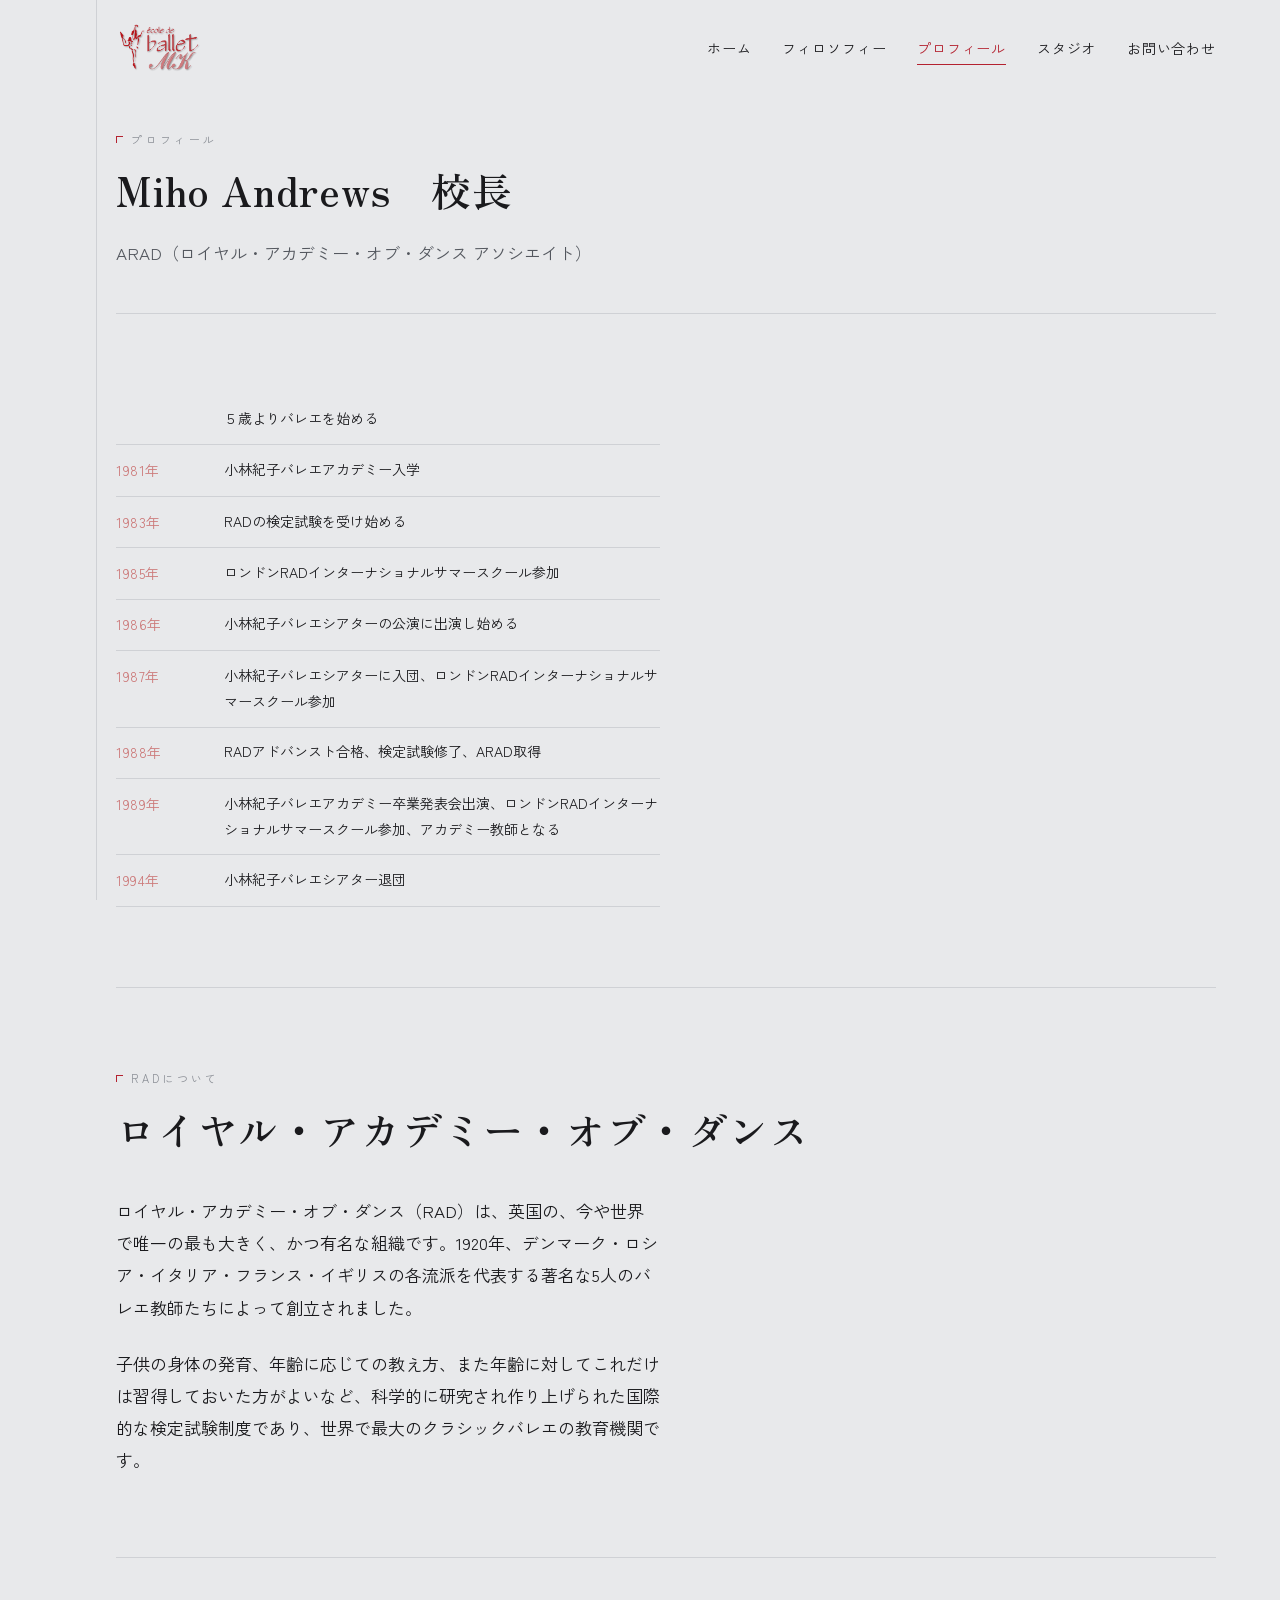
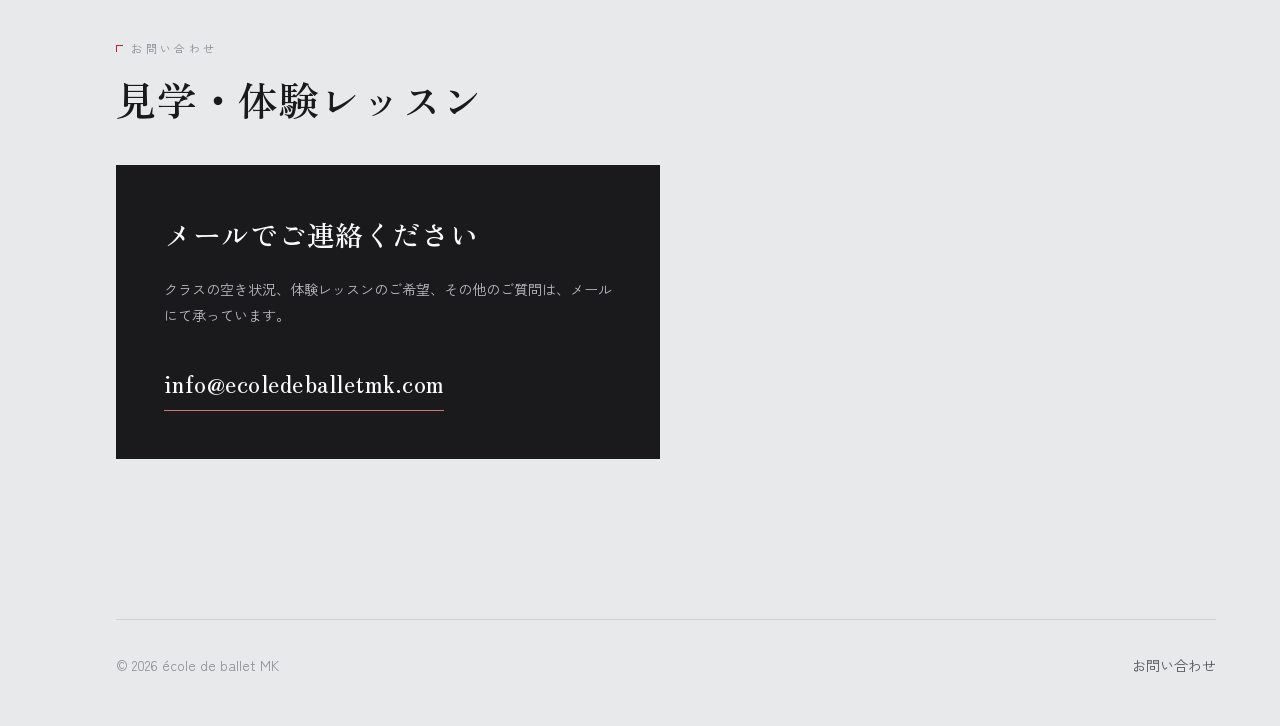
<file: docs/profile.html>
<!DOCTYPE html>
<html lang="ja">
<head>
<meta charset="utf-8">
<meta name="viewport" content="width=device-width, initial-scale=1">
<title>プロフィール — école de ballet MK</title>
<meta name="description" content="校長 Miho Andrews のプロフィール。小林紀子バレエアカデミーに学び、RADアドバンスト合格・ARAD取得。ロイヤル・アカデミー・オブ・ダンス（RAD）についてもご紹介します。">

<link rel="canonical" href="https://www.ecoledeballetmk.com/profile.html">

<meta property="og:type" content="website">
<meta property="og:site_name" content="école de ballet MK">
<meta property="og:locale" content="ja_JP">
<meta property="og:url" content="https://www.ecoledeballetmk.com/profile.html">
<meta property="og:title" content="プロフィール — école de ballet MK">
<meta property="og:description" content="校長 Miho Andrews のプロフィール。小林紀子バレエアカデミーに学び、RADアドバンスト合格・ARAD取得。ロイヤル・アカデミー・オブ・ダンス（RAD）についてもご紹介します。">
<meta property="og:image" content="https://www.ecoledeballetmk.com/img/og-card.png">
<meta property="og:image:width" content="1200">
<meta property="og:image:height" content="630">
<meta name="twitter:card" content="summary_large_image">
<meta name="twitter:title" content="プロフィール — école de ballet MK">
<meta name="twitter:description" content="校長 Miho Andrews のプロフィール。小林紀子バレエアカデミーに学び、RADアドバンスト合格・ARAD取得。ロイヤル・アカデミー・オブ・ダンス（RAD）についてもご紹介します。">
<meta name="twitter:image" content="https://www.ecoledeballetmk.com/img/og-card.png">

<link rel="icon" href="favicon.ico" sizes="any">
<link rel="icon" href="img/icon.png" type="image/png" sizes="512x512">
<link rel="apple-touch-icon" href="img/icon.png">
<meta name="theme-color" content="#e8e9eb">


<link rel="preconnect" href="https://fonts.googleapis.com">
<link rel="preconnect" href="https://fonts.gstatic.com" crossorigin>
<link href="https://fonts.googleapis.com/css2?family=Zen+Kaku+Gothic+New:wght@400;500;700&family=Zen+Old+Mincho:wght@400;600&display=swap" rel="stylesheet">
<link rel="stylesheet" href="css/site.css">
</head>
<body>

<a class="skip" href="#main">本文へスキップ</a>

<div class="axis" aria-hidden="true"></div>

<header class="masthead">
    <a class="wordmark" href="index.html">
        <img src="img/brand-logo.png" width="600" height="390" alt="école de ballet MK">
    </a>

    <button class="nav-toggle" type="button" aria-expanded="false" aria-controls="nav">Menu</button>

    <nav class="nav" id="nav" aria-label="メインメニュー">
        <ul>
            <li><a href="index.html">ホーム</a></li>
            <li><a href="philosophy.html">フィロソフィー</a></li>
            <li><a href="profile.html" aria-current="page">プロフィール</a></li>
            <li><a href="studios.html">スタジオ</a></li>
            <li><a href="contact.html">お問い合わせ</a></li>
        </ul>
    </nav>
</header>

<main class="shell" id="main">
    <div class="page-head">
        <p class="section-label">プロフィール</p>
        <h1 class="page-title">Miho Andrews　校長</h1>
        <p class="page-lede">ARAD（ロイヤル・アカデミー・オブ・ダンス アソシエイト）</p>
    </div>

    <section class="section">

        <dl class="timeline">
            <div><dt>&nbsp;</dt><dd>５歳よりバレエを始める</dd></div>
            <div><dt>1981年</dt><dd>小林紀子バレエアカデミー入学</dd></div>
            <div><dt>1983年</dt><dd>RADの検定試験を受け始める</dd></div>
            <div><dt>1985年</dt><dd>ロンドンRADインターナショナルサマースクール参加</dd></div>
            <div><dt>1986年</dt><dd>小林紀子バレエシアターの公演に出演し始める</dd></div>
            <div><dt>1987年</dt><dd>小林紀子バレエシアターに入団、ロンドンRADインターナショナルサマースクール参加</dd></div>
            <div><dt>1988年</dt><dd>RADアドバンスト合格、検定試験修了、ARAD取得</dd></div>
            <div><dt>1989年</dt><dd>小林紀子バレエアカデミー卒業発表会出演、ロンドンRADインターナショナルサマースクール参加、アカデミー教師となる</dd></div>
            <div><dt>1994年</dt><dd>小林紀子バレエシアター退団</dd></div>
        </dl>
    </section>

    <section class="section">
        <div class="section-head">
            <p class="section-label">RADについて</p>
            <h2 class="section-title">ロイヤル・アカデミー・オブ・ダンス</h2>
        </div>

        <div class="prose">
            <p>ロイヤル・アカデミー・オブ・ダンス（RAD）は、英国の、今や世界で唯一の最も大きく、かつ有名な組織です。1920年、デンマーク・ロシア・イタリア・フランス・イギリスの各流派を代表する著名な5人のバレエ教師たちによって創立されました。</p>
            <p>子供の身体の発育、年齢に応じての教え方、また年齢に対してこれだけは習得しておいた方がよいなど、科学的に研究され作り上げられた国際的な検定試験制度であり、世界で最大のクラシックバレエの教育機関です。</p>
        </div>
    </section>

    <section class="section">
        <div class="section-head">
            <p class="section-label">お問い合わせ</p>
            <h2 class="section-title">見学・体験レッスン</h2>
        </div>

        <div class="contact-card">
            <h2>メールでご連絡ください</h2>
            <p>クラスの空き状況、体験レッスンのご希望、その他のご質問は、メールにて承っています。</p>
            <a class="email-link" href="mailto:info@ecoledeballetmk.com">info@ecoledeballetmk.com</a>
        </div>
    </section>

    <footer class="footer">
        <span>© 2026 école de ballet MK</span>
        <span><a href="contact.html">お問い合わせ</a></span>
    </footer>

</main>

<script src="js/site.js"></script>
</body>
</html>
</file>
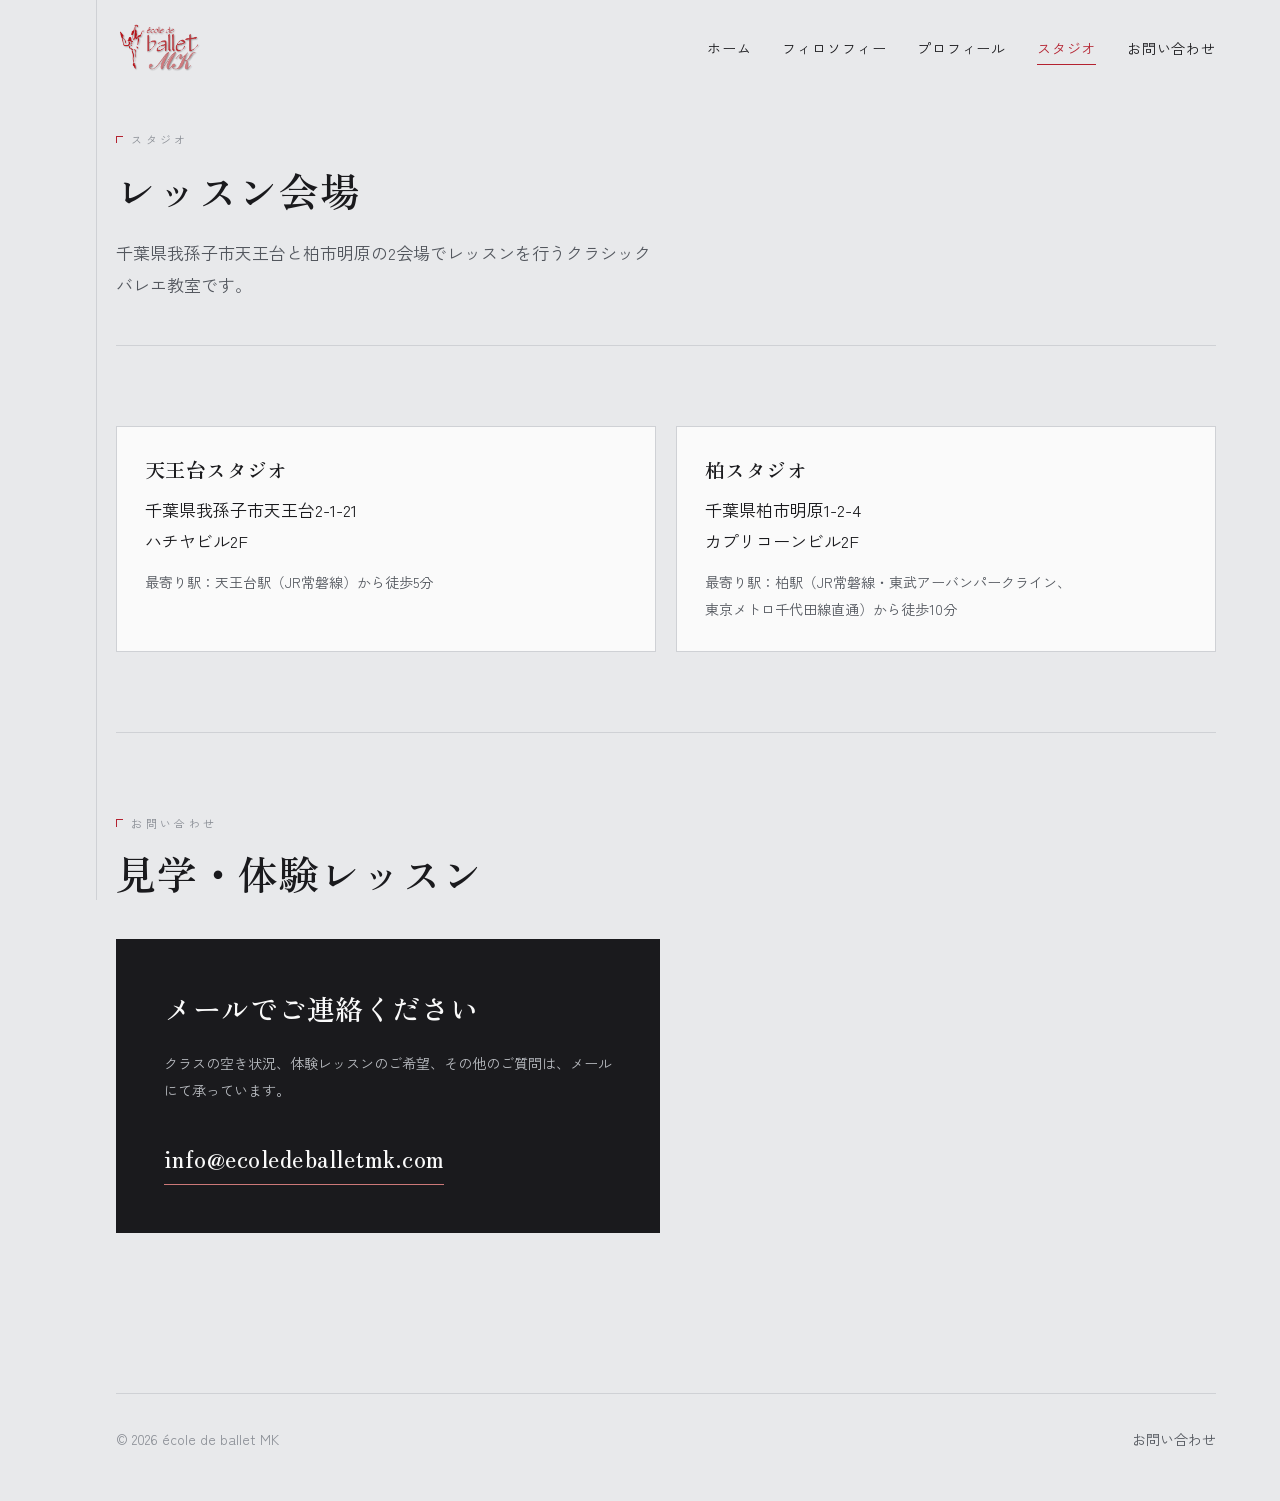
<file: docs/studios.html>
<!DOCTYPE html>
<html lang="ja">
<head>
<meta charset="utf-8">
<meta name="viewport" content="width=device-width, initial-scale=1">
<title>スタジオ — école de ballet MK</title>
<meta name="description" content="école de ballet MK のレッスン会場。千葉県我孫子市天王台（JR常磐線 天王台駅）と柏市明原（柏駅）の2会場でクラシックバレエのレッスンを行っています。">

<link rel="canonical" href="https://www.ecoledeballetmk.com/studios.html">

<meta property="og:type" content="website">
<meta property="og:site_name" content="école de ballet MK">
<meta property="og:locale" content="ja_JP">
<meta property="og:url" content="https://www.ecoledeballetmk.com/studios.html">
<meta property="og:title" content="スタジオ — école de ballet MK">
<meta property="og:description" content="école de ballet MK のレッスン会場。千葉県我孫子市天王台（JR常磐線 天王台駅）と柏市明原（柏駅）の2会場でクラシックバレエのレッスンを行っています。">
<meta property="og:image" content="https://www.ecoledeballetmk.com/img/og-card.png">
<meta property="og:image:width" content="1200">
<meta property="og:image:height" content="630">
<meta name="twitter:card" content="summary_large_image">
<meta name="twitter:title" content="スタジオ — école de ballet MK">
<meta name="twitter:description" content="école de ballet MK のレッスン会場。千葉県我孫子市天王台（JR常磐線 天王台駅）と柏市明原（柏駅）の2会場でクラシックバレエのレッスンを行っています。">
<meta name="twitter:image" content="https://www.ecoledeballetmk.com/img/og-card.png">

<link rel="icon" href="favicon.ico" sizes="any">
<link rel="icon" href="img/icon.png" type="image/png" sizes="512x512">
<link rel="apple-touch-icon" href="img/icon.png">
<meta name="theme-color" content="#e8e9eb">


<link rel="preconnect" href="https://fonts.googleapis.com">
<link rel="preconnect" href="https://fonts.gstatic.com" crossorigin>
<link href="https://fonts.googleapis.com/css2?family=Zen+Kaku+Gothic+New:wght@400;500;700&family=Zen+Old+Mincho:wght@400;600&display=swap" rel="stylesheet">
<link rel="stylesheet" href="css/site.css">
</head>
<body>

<a class="skip" href="#main">本文へスキップ</a>

<div class="axis" aria-hidden="true"></div>

<header class="masthead">
    <a class="wordmark" href="index.html">
        <img src="img/brand-logo.png" width="600" height="390" alt="école de ballet MK">
    </a>

    <button class="nav-toggle" type="button" aria-expanded="false" aria-controls="nav">Menu</button>

    <nav class="nav" id="nav" aria-label="メインメニュー">
        <ul>
            <li><a href="index.html">ホーム</a></li>
            <li><a href="philosophy.html">フィロソフィー</a></li>
            <li><a href="profile.html">プロフィール</a></li>
            <li><a href="studios.html" aria-current="page">スタジオ</a></li>
            <li><a href="contact.html">お問い合わせ</a></li>
        </ul>
    </nav>
</header>

<main class="shell" id="main">
    <div class="page-head">
        <p class="section-label">スタジオ</p>
        <h1 class="page-title">レッスン会場</h1>
        <p class="page-lede">千葉県我孫子市天王台と柏市明原の2会場でレッスンを行うクラシックバレエ教室です。</p>
    </div>

    <!-- One .location block per venue. Copy a block to add another; delete
         one to remove it. The grid reflows on its own. -->
    <section class="section">
        <div class="locations">
            <div class="location">
                <h3>天王台スタジオ</h3>
                <address>千葉県我孫子市天王台2-1-21<br>ハチヤビル2F</address>
                <p class="access">最寄り駅：天王台駅（JR常磐線）から徒歩5分</p>
            </div>
            <div class="location">
                <h3>柏スタジオ</h3>
                <address>千葉県柏市明原1-2-4<br>カプリコーンビル2F</address>
                <p class="access">最寄り駅：柏駅（JR常磐線・東武アーバンパークライン、東京メトロ千代田線直通）から徒歩10分</p>
            </div>
        </div>
    </section>

    <section class="section">
        <div class="section-head">
            <p class="section-label">お問い合わせ</p>
            <h2 class="section-title">見学・体験レッスン</h2>
        </div>

        <div class="contact-card">
            <h2>メールでご連絡ください</h2>
            <p>クラスの空き状況、体験レッスンのご希望、その他のご質問は、メールにて承っています。</p>
            <a class="email-link" href="mailto:info@ecoledeballetmk.com">info@ecoledeballetmk.com</a>
        </div>
    </section>

    <footer class="footer">
        <span>© 2026 école de ballet MK</span>
        <span><a href="contact.html">お問い合わせ</a></span>
    </footer>

</main>

<script src="js/site.js"></script>
</body>
</html>
</file>
<file: css/site.css>
/* =========================================================================
   école de ballet MK
   Design spine: the square. The school's own teaching is that the body is
   held square, the studio is square, the barre sits at a right angle or
   parallel to it, the mirror is set in an L. Every structural device here
   is a right angle, an axis, or a level — never decoration.
   ========================================================================= */

/* ---------- tokens ---------- */
:root {
    /* sampled directly out of brand-logo.png — these are the logo's own inks */
    --carmine: #b42230;
    --carmine-deep: #8c1c26;
    --rose: #cc7878;

    /* studio materials: marley floor, wall under north light */
    --ink: #1a1a1d;
    --marley: #53575e;
    --marley-soft: #8b8f96;
    --ground: #e8e9eb;
    --paper: #fafafa;
    --rule: #cfd1d5;

    --axis-w: 1px;

    --font-display: "Zen Old Mincho", "Hiragino Mincho ProN", "Yu Mincho", serif;
    --font-body: "Zen Kaku Gothic New", "Hiragino Sans", "Yu Gothic", sans-serif;

    /* mobile-first type scale */
    --t-hero: clamp(1.75rem, 6.4vw, 4rem);
    --t-h1: clamp(1.5rem, 5vw, 2.5rem);
    --t-h2: clamp(1.25rem, 3.6vw, 1.75rem);
    --t-h3: clamp(1.0625rem, 2.6vw, 1.25rem);
    --t-body: clamp(0.9375rem, 2.4vw, 1.0625rem);
    --t-small: clamp(0.8125rem, 2vw, 0.875rem);
    --t-label: 0.6875rem;

    /* the axis sits this far in; everything squares to it */
    --rail: 1.25rem;
    --gutter: 1.25rem;
    --measure: 34rem;
}

@media (min-width: 48rem) {
    :root {
        --rail: 3.5rem;
        --gutter: 2.5rem;
    }
}

@media (min-width: 75rem) {
    :root {
        --rail: 6rem;
        --gutter: 4rem;
    }
}

/* ---------- reset ---------- */
*,
*::before,
*::after {
    box-sizing: border-box;
}

html {
    -webkit-text-size-adjust: 100%;
}

body {
    margin: 0;
    background: var(--ground);
    color: var(--ink);
    font-family: var(--font-body);
    font-size: var(--t-body);
    line-height: 1.9; /* Japanese text needs the air */
    font-feature-settings: "palt" 1; /* proportional kana metrics */
    -webkit-font-smoothing: antialiased;
}

img,
svg {
    display: block;
    max-width: 100%;
    height: auto;
}

a {
    color: var(--carmine);
    text-decoration-thickness: 1px;
    text-underline-offset: 0.25em;
}

a:hover {
    color: var(--carmine-deep);
}

:focus-visible {
    outline: 2px solid var(--carmine);
    outline-offset: 3px;
}

h1,
h2,
h3 {
    font-family: var(--font-display);
    font-weight: 600;
    line-height: 1.5;
    margin: 0;
    letter-spacing: 0.02em;
}

p {
    margin: 0 0 1.4em;
}

p:last-child {
    margin-bottom: 0;
}

.visually-hidden {
    position: absolute;
    width: 1px;
    height: 1px;
    padding: 0;
    margin: -1px;
    overflow: hidden;
    clip: rect(0, 0, 0, 0);
    white-space: nowrap;
    border: 0;
}

/* ---------- skip link ---------- */
.skip {
    position: absolute;
    left: -999px;
    top: 0;
    z-index: 100;
    background: var(--ink);
    color: var(--paper);
    padding: 0.75em 1.25em;
}

.skip:focus {
    left: 0;
}

/* ---------- the axis ----------
   One hairline running the height of the page. Content squares to it. */
.axis {
    position: fixed;
    top: 0;
    bottom: 0;
    left: var(--rail);
    width: var(--axis-w);
    background: var(--rule);
    z-index: 1;
    pointer-events: none;
}

/* ---------- masthead ---------- */
.masthead {
    position: relative;
    z-index: 3;
    padding: 1.25rem var(--gutter) 0.5rem calc(var(--rail) + 1.25rem);
    display: flex;
    align-items: center;
    justify-content: flex-end; /* holds on the homepage, where there is no logo here */
    gap: 1rem;
}

.masthead .wordmark {
    margin-right: auto;
}

.wordmark {
    display: block;
    line-height: 0;
    flex: none;
}

/* The mark has a dancer plus two lines of script — below about 44px it turns
   to mush, so this is the floor, not a preference. */
.wordmark img {
    width: auto;
    height: clamp(2.75rem, 11vw, 3.5rem);
}

.wordmark:hover img {
    opacity: 0.82;
}

/* nav toggle — mobile only */
.nav-toggle {
    appearance: none;
    border: 1px solid var(--rule);
    background: transparent;
    color: var(--ink);
    font-family: var(--font-body);
    font-size: var(--t-label);
    letter-spacing: 0.2em;
    text-transform: uppercase;
    padding: 0.7em 1em;
    cursor: pointer;
    border-radius: 0;
}

.nav-toggle:hover {
    border-color: var(--carmine);
    color: var(--carmine);
}

.nav {
    display: none;
}

.nav.is-open {
    display: block;
    position: absolute;
    top: 100%;
    left: var(--rail);
    right: var(--gutter);
    background: var(--paper);
    border: 1px solid var(--rule);
    border-left: 2px solid var(--carmine);
    padding: 0.5rem 0;
}

.nav ul {
    list-style: none;
    margin: 0;
    padding: 0;
}

.nav a {
    display: block;
    padding: 0.85em 1.5em;
    color: var(--ink);
    text-decoration: none;
    font-size: var(--t-small);
    letter-spacing: 0.06em;
}

.nav a:hover,
.nav a[aria-current="page"] {
    color: var(--carmine);
    background: var(--ground);
}

@media (min-width: 56rem) {
    .nav-toggle {
        display: none;
    }

    .nav,
    .nav.is-open {
        display: block;
        position: static;
        background: none;
        border: 0;
        padding: 0;
    }

    .nav ul {
        display: flex;
        gap: clamp(1rem, 2.4vw, 2rem);
    }

    .nav a {
        padding: 0.25em 0;
        font-size: var(--t-small);
    }

    .nav a:hover,
    .nav a[aria-current="page"] {
        background: none;
        box-shadow: inset 0 -1px 0 var(--carmine);
    }
}

/* ---------- page shell ---------- */
.shell {
    position: relative;
    z-index: 2;
    padding-left: calc(var(--rail) + 1.25rem);
    padding-right: var(--gutter);
}

.measure {
    max-width: var(--measure);
}

/* ---------- hero ----------
   The signature: a plumb line and a level line that draw themselves into a
   cross in a band of their own above the mark. They square the page; they
   never overlap the logo or the text. */
.hero {
    position: relative;
    padding: 0 0 clamp(3rem, 10vh, 6rem);
}

/* Its own band at the top of the hero — not an overlay on anything. */
.hero-frame {
    display: block;
    width: 100%;
    height: clamp(2.75rem, 6vh, 4rem);
    margin-bottom: clamp(2.25rem, 7vh, 3.5rem);
    pointer-events: none;
    overflow: visible;
}

.hero-frame line {
    stroke: var(--rose);
    stroke-width: 1;
    opacity: 0.55;
}

/* The mark is the hero on the homepage, so it gets clear space on both
   sides — the cross above it, the statement below. */
.hero-logo {
    position: relative;
    z-index: 1;
    width: min(26rem, 74vw);
    margin: 0 0 clamp(2.25rem, 7vh, 3.5rem);
}

.hero-statement {
    position: relative;
    padding-top: clamp(0.5rem, 2vh, 1rem);
}

.hero-eyebrow {
    font-family: var(--font-body);
    font-size: var(--t-label);
    letter-spacing: 0.34em;
    text-transform: uppercase;
    color: var(--marley-soft);
    margin: 0 0 clamp(1rem, 3vh, 1.5rem);
}

.hero-thesis {
    position: relative;
    font-family: var(--font-display);
    font-size: var(--t-hero);
    font-weight: 400;
    line-height: 1.7;
    letter-spacing: 0.04em;
    max-width: 22em;
    margin: 0;
    text-indent: -0.4em; /* hang the opening 「 */
}

.hero-thesis .accent {
    color: var(--carmine);
}

.hero-attrib {
    margin: clamp(1.75rem, 5vh, 2.75rem) 0 0;
    font-size: var(--t-small);
    color: var(--marley);
    letter-spacing: 0.08em;
}

.hero-attrib strong {
    font-weight: 500;
    color: var(--ink);
}

/* ---------- section ----------
   Right-angle mark, not a number. The content is not a sequence. */
.section {
    padding: clamp(2.75rem, 9vh, 5rem) 0;
    border-top: 1px solid var(--rule);
}

.section-head {
    margin: 0 0 clamp(1.5rem, 4vh, 2.25rem);
}

.section-label {
    display: flex;
    align-items: center;
    gap: 0.75em;
    font-family: var(--font-body);
    font-size: var(--t-label);
    letter-spacing: 0.3em;
    text-transform: uppercase;
    color: var(--marley-soft);
    margin: 0 0 0.9em;
}

.section-label::before {
    content: "";
    width: 0.65em;
    height: 0.65em;
    border-left: 1px solid var(--carmine);
    border-top: 1px solid var(--carmine);
    flex: none;
}

.section-title {
    font-size: var(--t-h1);
}

.section-lede {
    margin-top: 0.9em;
    color: var(--marley);
}

/* ---------- prose ---------- */
.prose {
    max-width: var(--measure);
}

.prose p + p {
    margin-top: 0;
}

/* ---------- tenets: the 設備 trio ---------- */
.tenets {
    list-style: none;
    margin: 0;
    padding: 0;
    display: grid;
    gap: 1px;
    background: var(--rule);
    border: 1px solid var(--rule);
}

@media (min-width: 52rem) {
    .tenets {
        grid-template-columns: repeat(3, 1fr);
    }
}

.tenet {
    background: var(--paper);
    padding: clamp(1.5rem, 4vw, 2.25rem);
}

.tenet-mark {
    width: 1.5rem;
    height: 1.5rem;
    margin-bottom: 1.25rem;
    border-left: 1px solid var(--carmine);
    border-top: 1px solid var(--carmine);
}

/* the mirror sits in an L — its mark is rotated to say so */
.tenet:nth-child(2) .tenet-mark {
    border-left: 1px solid var(--carmine);
    border-top: 0;
    border-bottom: 1px solid var(--carmine);
}

/* the floor is a plane — a level line */
.tenet:nth-child(3) .tenet-mark {
    border: 0;
    border-bottom: 1px solid var(--carmine);
    height: 0.75rem;
}

.tenet h3 {
    font-size: var(--t-h3);
    margin-bottom: 0.7em;
}

.tenet p {
    font-size: var(--t-small);
    color: var(--marley);
    line-height: 1.95;
}

/* ---------- locations ---------- */
.locations {
    display: grid;
    gap: 1.25rem;
}

@media (min-width: 52rem) {
    .locations {
        grid-template-columns: repeat(auto-fit, minmax(15rem, 1fr));
    }
}

.location {
    background: var(--paper);
    border: 1px solid var(--rule);
    padding: clamp(1.25rem, 3.5vw, 1.75rem);
}

.location h3 {
    font-size: var(--t-h3);
    margin-bottom: 0.5em;
}

.location p {
    font-size: var(--t-small);
    color: var(--marley);
    margin-bottom: 0;
}

/* ---------- placeholder art ----------
   Deliberately unmistakable as a placeholder: the alignment grid, labelled. */
.placeholder {
    display: block;
    width: 100%;
    background: var(--paper);
    border: 1px solid var(--rule);
}

.placeholder text {
    font-family: var(--font-body);
    font-size: 11px;
    letter-spacing: 0.24em;
    fill: var(--marley-soft);
    text-transform: uppercase;
}

.placeholder .grid-line {
    stroke: var(--rule);
    stroke-width: 1;
}

.placeholder .mark {
    stroke: var(--rose);
    stroke-width: 1;
    fill: none;
}

/* ---------- contact ---------- */
.contact-card {
    background: var(--ink);
    color: var(--ground);
    padding: clamp(1.75rem, 6vw, 3rem);
    max-width: var(--measure);
}

.contact-card h2 {
    color: var(--paper);
    font-size: var(--t-h2);
    margin-bottom: 0.75em;
}

.contact-card p {
    color: #b9bcc1;
    font-size: var(--t-small);
}

.email-link {
    display: inline-block;
    margin-top: 0.5em;
    font-family: var(--font-display);
    font-size: clamp(1.0625rem, 3.6vw, 1.5rem);
    letter-spacing: 0.02em;
    color: var(--paper);
    text-decoration: none;
    border-bottom: 1px solid var(--rose);
    padding-bottom: 0.15em;
    word-break: break-all;
}

.email-link:hover {
    color: var(--rose);
    border-bottom-color: var(--paper);
}

/* ---------- footer ---------- */
.footer {
    border-top: 1px solid var(--rule);
    margin-top: clamp(2.75rem, 9vh, 5rem);
    padding: 2rem 0 3rem;
    font-size: var(--t-small);
    color: var(--marley-soft);
    display: flex;
    flex-wrap: wrap;
    gap: 0.75rem 2rem;
    justify-content: space-between;
}

.footer a {
    color: var(--marley);
    text-decoration: none;
}

.footer a:hover {
    color: var(--carmine);
}

/* ---------- motion ----------
   One orchestrated moment: the alignment is set, then the text settles. */
@media (prefers-reduced-motion: no-preference) {
    .hero-frame line {
        stroke-dasharray: var(--len);
        stroke-dashoffset: var(--len);
        animation: draw 1.1s cubic-bezier(0.22, 1, 0.36, 1) forwards;
    }

    .hero-frame .level {
        animation-delay: 0.35s;
    }

    .hero-logo,
    .hero-eyebrow,
    .hero-thesis,
    .hero-attrib {
        opacity: 0;
        animation: settle 0.9s cubic-bezier(0.22, 1, 0.36, 1) 0.2s forwards;
    }

    .hero-eyebrow {
        animation-delay: 0.5s;
    }

    .hero-thesis {
        animation-delay: 0.62s;
    }

    .hero-attrib {
        animation-delay: 0.78s;
    }
}

@keyframes draw {
    to {
        stroke-dashoffset: 0;
    }
}

@keyframes settle {
    from {
        opacity: 0;
        transform: translateY(0.6rem);
    }
    to {
        opacity: 1;
        transform: none;
    }
}

/* ---------- interior page head ---------- */
.page-head {
    padding: clamp(1.5rem, 5vh, 3rem) 0 clamp(1.75rem, 5vh, 2.75rem);
}

.page-title {
    font-size: var(--t-h1);
    margin: 0;
}

.page-lede {
    max-width: var(--measure);
    margin-top: 1em;
    color: var(--marley);
}

/* ---------- feature list ----------
   Not numbered: these are qualities held at once, not steps in a sequence. */
.features {
    list-style: none;
    margin: 0;
    padding: 0;
    max-width: var(--measure);
}

.features li {
    position: relative;
    padding: 1.1em 0 1.1em 2.25rem;
    border-bottom: 1px solid var(--rule);
}

.features li:first-child {
    border-top: 1px solid var(--rule);
}

.features li::before {
    content: "";
    position: absolute;
    left: 0;
    top: 1.85em;
    width: 0.7rem;
    height: 0.7rem;
    border-left: 1px solid var(--carmine);
    border-top: 1px solid var(--carmine);
}

/* ---------- numbered detail (設備 breakdown) ---------- */
.detail {
    counter-reset: detail;
    list-style: none;
    margin: 0;
    padding: 0;
    max-width: var(--measure);
}

.detail > li {
    counter-increment: detail;
    padding: clamp(1.25rem, 4vw, 1.75rem) 0;
    border-top: 1px solid var(--rule);
}

.detail > li:last-child {
    border-bottom: 1px solid var(--rule);
}

.detail h3 {
    display: flex;
    align-items: baseline;
    gap: 0.75em;
    font-size: var(--t-h3);
    margin-bottom: 0.6em;
}

.detail h3::before {
    content: counter(detail, decimal-leading-zero);
    font-family: var(--font-body);
    font-size: var(--t-label);
    letter-spacing: 0.18em;
    color: var(--rose);
    flex: none;
}

.detail p {
    color: var(--marley);
    margin-bottom: 0;
}

/* ---------- timeline (profile) ---------- */
.timeline {
    margin: 0;
    max-width: var(--measure);
}

.timeline div {
    display: grid;
    grid-template-columns: 5.5rem 1fr;
    gap: 0 1.25rem;
    padding: 0.7em 0;
    border-bottom: 1px solid var(--rule);
}

.timeline dt {
    font-family: var(--font-body);
    font-size: var(--t-small);
    color: var(--rose);
    letter-spacing: 0.04em;
}

.timeline dd {
    margin: 0;
    font-size: var(--t-small);
    line-height: 1.85;
}

/* ---------- note / pending state ---------- */
.note {
    max-width: var(--measure);
    background: var(--paper);
    border: 1px solid var(--rule);
    border-left: 2px solid var(--rose);
    padding: clamp(1.1rem, 3.5vw, 1.6rem);
}

.note p {
    font-size: var(--t-small);
    color: var(--marley);
}

/* ---------- portrait / figure ---------- */
.figure {
    margin: 0 0 clamp(1.5rem, 4vh, 2.25rem);
    max-width: var(--measure);
}

.figure figcaption {
    margin-top: 0.7em;
    font-size: var(--t-small);
    color: var(--marley-soft);
}
</file>
<file: docs/css/site.css>
/* =========================================================================
   école de ballet MK
   Design spine: the square. The school's own teaching is that the body is
   held square, the studio is square, the barre sits at a right angle or
   parallel to it, the mirror is set in an L. Every structural device here
   is a right angle, an axis, or a level — never decoration.
   ========================================================================= */

/* ---------- tokens ---------- */
:root {
    /* sampled directly out of brand-logo.png — these are the logo's own inks */
    --carmine: #b42230;
    --carmine-deep: #8c1c26;
    --rose: #cc7878;

    /* studio materials: marley floor, wall under north light */
    --ink: #1a1a1d;
    --marley: #53575e;
    --marley-soft: #8b8f96;
    --ground: #e8e9eb;
    --paper: #fafafa;
    --rule: #cfd1d5;

    --axis-w: 1px;

    --font-display: "Zen Old Mincho", "Hiragino Mincho ProN", "Yu Mincho", serif;
    --font-body: "Zen Kaku Gothic New", "Hiragino Sans", "Yu Gothic", sans-serif;

    /* mobile-first type scale */
    --t-hero: clamp(1.75rem, 6.4vw, 4rem);
    --t-h1: clamp(1.5rem, 5vw, 2.5rem);
    --t-h2: clamp(1.25rem, 3.6vw, 1.75rem);
    --t-h3: clamp(1.0625rem, 2.6vw, 1.25rem);
    --t-body: clamp(0.9375rem, 2.4vw, 1.0625rem);
    --t-small: clamp(0.8125rem, 2vw, 0.875rem);
    --t-label: 0.6875rem;

    /* the axis sits this far in; everything squares to it */
    --rail: 1.25rem;
    --gutter: 1.25rem;
    --measure: 34rem;
}

@media (min-width: 48rem) {
    :root {
        --rail: 3.5rem;
        --gutter: 2.5rem;
    }
}

@media (min-width: 75rem) {
    :root {
        --rail: 6rem;
        --gutter: 4rem;
    }
}

/* ---------- reset ---------- */
*,
*::before,
*::after {
    box-sizing: border-box;
}

html {
    -webkit-text-size-adjust: 100%;
}

body {
    margin: 0;
    background: var(--ground);
    color: var(--ink);
    font-family: var(--font-body);
    font-size: var(--t-body);
    line-height: 1.9; /* Japanese text needs the air */
    font-feature-settings: "palt" 1; /* proportional kana metrics */
    -webkit-font-smoothing: antialiased;
}

img,
svg {
    display: block;
    max-width: 100%;
    height: auto;
}

a {
    color: var(--carmine);
    text-decoration-thickness: 1px;
    text-underline-offset: 0.25em;
}

a:hover {
    color: var(--carmine-deep);
}

:focus-visible {
    outline: 2px solid var(--carmine);
    outline-offset: 3px;
}

h1,
h2,
h3 {
    font-family: var(--font-display);
    font-weight: 600;
    line-height: 1.5;
    margin: 0;
    letter-spacing: 0.02em;
}

p {
    margin: 0 0 1.4em;
}

p:last-child {
    margin-bottom: 0;
}

.visually-hidden {
    position: absolute;
    width: 1px;
    height: 1px;
    padding: 0;
    margin: -1px;
    overflow: hidden;
    clip: rect(0, 0, 0, 0);
    white-space: nowrap;
    border: 0;
}

/* ---------- skip link ---------- */
.skip {
    position: absolute;
    left: -999px;
    top: 0;
    z-index: 100;
    background: var(--ink);
    color: var(--paper);
    padding: 0.75em 1.25em;
}

.skip:focus {
    left: 0;
}

/* ---------- the axis ----------
   One hairline running the height of the page. Content squares to it. */
.axis {
    position: fixed;
    top: 0;
    bottom: 0;
    left: var(--rail);
    width: var(--axis-w);
    background: var(--rule);
    z-index: 1;
    pointer-events: none;
}

/* ---------- masthead ---------- */
.masthead {
    position: relative;
    z-index: 3;
    padding: 1.25rem var(--gutter) 0.5rem calc(var(--rail) + 1.25rem);
    display: flex;
    align-items: center;
    justify-content: flex-end; /* holds on the homepage, where there is no logo here */
    gap: 1rem;
}

.masthead .wordmark {
    margin-right: auto;
}

.wordmark {
    display: block;
    line-height: 0;
    flex: none;
}

/* The mark has a dancer plus two lines of script — below about 44px it turns
   to mush, so this is the floor, not a preference. */
.wordmark img {
    width: auto;
    height: clamp(2.75rem, 11vw, 3.5rem);
}

.wordmark:hover img {
    opacity: 0.82;
}

/* nav toggle — mobile only */
.nav-toggle {
    appearance: none;
    border: 1px solid var(--rule);
    background: transparent;
    color: var(--ink);
    font-family: var(--font-body);
    font-size: var(--t-label);
    letter-spacing: 0.2em;
    text-transform: uppercase;
    padding: 0.7em 1em;
    cursor: pointer;
    border-radius: 0;
}

.nav-toggle:hover {
    border-color: var(--carmine);
    color: var(--carmine);
}

.nav {
    display: none;
}

.nav.is-open {
    display: block;
    position: absolute;
    top: 100%;
    left: var(--rail);
    right: var(--gutter);
    background: var(--paper);
    border: 1px solid var(--rule);
    border-left: 2px solid var(--carmine);
    padding: 0.5rem 0;
}

.nav ul {
    list-style: none;
    margin: 0;
    padding: 0;
}

.nav a {
    display: block;
    padding: 0.85em 1.5em;
    color: var(--ink);
    text-decoration: none;
    font-size: var(--t-small);
    letter-spacing: 0.06em;
}

.nav a:hover,
.nav a[aria-current="page"] {
    color: var(--carmine);
    background: var(--ground);
}

@media (min-width: 56rem) {
    .nav-toggle {
        display: none;
    }

    .nav,
    .nav.is-open {
        display: block;
        position: static;
        background: none;
        border: 0;
        padding: 0;
    }

    .nav ul {
        display: flex;
        gap: clamp(1rem, 2.4vw, 2rem);
    }

    .nav a {
        padding: 0.25em 0;
        font-size: var(--t-small);
    }

    .nav a:hover,
    .nav a[aria-current="page"] {
        background: none;
        box-shadow: inset 0 -1px 0 var(--carmine);
    }
}

/* ---------- page shell ---------- */
.shell {
    position: relative;
    z-index: 2;
    padding-left: calc(var(--rail) + 1.25rem);
    padding-right: var(--gutter);
}

.measure {
    max-width: var(--measure);
}

/* ---------- hero ----------
   The signature: a plumb line and a level line that draw themselves into a
   cross in a band of their own above the mark. They square the page; they
   never overlap the logo or the text. */
.hero {
    position: relative;
    padding: 0 0 clamp(3rem, 10vh, 6rem);
}

/* Its own band at the top of the hero — not an overlay on anything. */
.hero-frame {
    display: block;
    width: 100%;
    height: clamp(2.75rem, 6vh, 4rem);
    margin-bottom: clamp(2.25rem, 7vh, 3.5rem);
    pointer-events: none;
    overflow: visible;
}

.hero-frame line {
    stroke: var(--rose);
    stroke-width: 1;
    opacity: 0.55;
}

/* The mark is the hero on the homepage, so it gets clear space on both
   sides — the cross above it, the statement below. */
.hero-logo {
    position: relative;
    z-index: 1;
    width: min(26rem, 74vw);
    margin: 0 0 clamp(2.25rem, 7vh, 3.5rem);
}

.hero-statement {
    position: relative;
    padding-top: clamp(0.5rem, 2vh, 1rem);
}

.hero-eyebrow {
    font-family: var(--font-body);
    font-size: var(--t-label);
    letter-spacing: 0.34em;
    text-transform: uppercase;
    color: var(--marley-soft);
    margin: 0 0 clamp(1rem, 3vh, 1.5rem);
}

.hero-thesis {
    position: relative;
    font-family: var(--font-display);
    font-size: var(--t-hero);
    font-weight: 400;
    line-height: 1.7;
    letter-spacing: 0.04em;
    max-width: 22em;
    margin: 0;
    text-indent: -0.4em; /* hang the opening 「 */
}

.hero-thesis .accent {
    color: var(--carmine);
}

.hero-attrib {
    margin: clamp(1.75rem, 5vh, 2.75rem) 0 0;
    font-size: var(--t-small);
    color: var(--marley);
    letter-spacing: 0.08em;
}

.hero-attrib strong {
    font-weight: 500;
    color: var(--ink);
}

/* ---------- section ----------
   Right-angle mark, not a number. The content is not a sequence. */
.section {
    padding: clamp(2.75rem, 9vh, 5rem) 0;
    border-top: 1px solid var(--rule);
}

.section-head {
    margin: 0 0 clamp(1.5rem, 4vh, 2.25rem);
}

.section-label {
    display: flex;
    align-items: center;
    gap: 0.75em;
    font-family: var(--font-body);
    font-size: var(--t-label);
    letter-spacing: 0.3em;
    text-transform: uppercase;
    color: var(--marley-soft);
    margin: 0 0 0.9em;
}

.section-label::before {
    content: "";
    width: 0.65em;
    height: 0.65em;
    border-left: 1px solid var(--carmine);
    border-top: 1px solid var(--carmine);
    flex: none;
}

.section-title {
    font-size: var(--t-h1);
}

.section-lede {
    margin-top: 0.9em;
    color: var(--marley);
}

/* ---------- prose ---------- */
.prose {
    max-width: var(--measure);
}

.prose p + p {
    margin-top: 0;
}

/* ---------- tenets: the 設備 trio ---------- */
.tenets {
    list-style: none;
    margin: 0;
    padding: 0;
    display: grid;
    gap: 1px;
    background: var(--rule);
    border: 1px solid var(--rule);
}

/* auto-fit, not repeat(3) — the 鏡 tenet is commented out, and a fixed three
   columns left an empty track sitting there as a grey box. This reflows to
   however many tenets are actually present. */
@media (min-width: 52rem) {
    .tenets {
        grid-template-columns: repeat(auto-fit, minmax(15rem, 1fr));
    }
}

.tenet {
    background: var(--paper);
    padding: clamp(1.5rem, 4vw, 2.25rem);
}

.tenet-mark {
    width: 1.5rem;
    height: 1.5rem;
    margin-bottom: 1.25rem;
    border-left: 1px solid var(--carmine);
    border-top: 1px solid var(--carmine);
}

/* Keyed by class, not nth-child: commenting a tenet out used to shift these
   onto the wrong card. Each mark is drawn as the geometry its item describes.

   the mirror sits in an L — its mark is rotated to say so */
.tenet--mirror .tenet-mark {
    border-left: 1px solid var(--carmine);
    border-top: 0;
    border-bottom: 1px solid var(--carmine);
}

/* the floor is a plane — a level line */
.tenet--floor .tenet-mark {
    border: 0;
    border-bottom: 1px solid var(--carmine);
    height: 0.75rem;
}

.tenet h3 {
    font-size: var(--t-h3);
    margin-bottom: 0.7em;
}

.tenet p {
    font-size: var(--t-small);
    color: var(--marley);
    line-height: 1.95;
}

/* ---------- locations ---------- */
.locations {
    display: grid;
    gap: 1.25rem;
}

@media (min-width: 52rem) {
    .locations {
        grid-template-columns: repeat(auto-fit, minmax(15rem, 1fr));
    }
}

.location {
    background: var(--paper);
    border: 1px solid var(--rule);
    padding: clamp(1.25rem, 3.5vw, 1.75rem);
}

.location h3 {
    font-size: var(--t-h3);
    margin-bottom: 0.5em;
}

.location p {
    font-size: var(--t-small);
    color: var(--marley);
    margin-bottom: 0;
}

/* The postal address is the point of the card, so it reads at body size in ink
   while the access line stays secondary. <address> italicises by default. */
.location address {
    font-style: normal;
    line-height: 1.8;
    margin-bottom: 0.75em;
}

/* keep-all stops the line wrapping inside a katakana run — without it
   「東武アーバンパークライン」 splits mid-word, which reads as a typo. */
.location .access {
    font-size: var(--t-small);
    color: var(--marley);
    margin-bottom: 0;
    word-break: keep-all;
    overflow-wrap: anywhere;
}

/* ---------- contact ---------- */
.contact-card {
    background: var(--ink);
    color: var(--ground);
    padding: clamp(1.75rem, 6vw, 3rem);
    max-width: var(--measure);
}

.contact-card h2 {
    color: var(--paper);
    font-size: var(--t-h2);
    margin-bottom: 0.75em;
}

.contact-card p {
    color: #b9bcc1;
    font-size: var(--t-small);
}

.email-link {
    display: inline-block;
    margin-top: 0.5em;
    font-family: var(--font-display);
    font-size: clamp(1.0625rem, 3.6vw, 1.5rem);
    letter-spacing: 0.02em;
    color: var(--paper);
    text-decoration: none;
    border-bottom: 1px solid var(--rose);
    padding-bottom: 0.15em;
    word-break: break-all;
}

.email-link:hover {
    color: var(--rose);
    border-bottom-color: var(--paper);
}

/* ---------- footer ---------- */
.footer {
    border-top: 1px solid var(--rule);
    margin-top: clamp(2.75rem, 9vh, 5rem);
    padding: 2rem 0 3rem;
    font-size: var(--t-small);
    color: var(--marley-soft);
    display: flex;
    flex-wrap: wrap;
    gap: 0.75rem 2rem;
    justify-content: space-between;
}

.footer a {
    color: var(--marley);
    text-decoration: none;
}

.footer a:hover {
    color: var(--carmine);
}

/* ---------- motion ----------
   One orchestrated moment: the alignment is set, then the text settles. */
@media (prefers-reduced-motion: no-preference) {
    .hero-frame line {
        stroke-dasharray: var(--len);
        stroke-dashoffset: var(--len);
        animation: draw 1.1s cubic-bezier(0.22, 1, 0.36, 1) forwards;
    }

    .hero-frame .level {
        animation-delay: 0.35s;
    }

    .hero-logo,
    .hero-eyebrow,
    .hero-thesis,
    .hero-attrib {
        opacity: 0;
        animation: settle 0.9s cubic-bezier(0.22, 1, 0.36, 1) 0.2s forwards;
    }

    .hero-eyebrow {
        animation-delay: 0.5s;
    }

    .hero-thesis {
        animation-delay: 0.62s;
    }

    .hero-attrib {
        animation-delay: 0.78s;
    }
}

@keyframes draw {
    to {
        stroke-dashoffset: 0;
    }
}

@keyframes settle {
    from {
        opacity: 0;
        transform: translateY(0.6rem);
    }
    to {
        opacity: 1;
        transform: none;
    }
}

/* ---------- interior page head ---------- */
.page-head {
    padding: clamp(1.5rem, 5vh, 3rem) 0 clamp(1.75rem, 5vh, 2.75rem);
}

.page-title {
    font-size: var(--t-h1);
    margin: 0;
}

.page-lede {
    max-width: var(--measure);
    margin-top: 1em;
    color: var(--marley);
}

/* ---------- feature list ----------
   Not numbered: these are qualities held at once, not steps in a sequence. */
.features {
    list-style: none;
    margin: 0;
    padding: 0;
    max-width: var(--measure);
}

.features li {
    position: relative;
    padding: 1.1em 0 1.1em 2.25rem;
    border-bottom: 1px solid var(--rule);
}

.features li:first-child {
    border-top: 1px solid var(--rule);
}

.features li::before {
    content: "";
    position: absolute;
    left: 0;
    top: 1.85em;
    width: 0.7rem;
    height: 0.7rem;
    border-left: 1px solid var(--carmine);
    border-top: 1px solid var(--carmine);
}

/* ---------- numbered detail (設備 breakdown) ---------- */
.detail {
    counter-reset: detail;
    list-style: none;
    margin: 0;
    padding: 0;
    max-width: var(--measure);
}

.detail > li {
    counter-increment: detail;
    padding: clamp(1.25rem, 4vw, 1.75rem) 0;
    border-top: 1px solid var(--rule);
}

.detail > li:last-child {
    border-bottom: 1px solid var(--rule);
}

.detail h3 {
    display: flex;
    align-items: baseline;
    gap: 0.75em;
    font-size: var(--t-h3);
    margin-bottom: 0.6em;
}

.detail h3::before {
    content: counter(detail, decimal-leading-zero);
    font-family: var(--font-body);
    font-size: var(--t-label);
    letter-spacing: 0.18em;
    color: var(--rose);
    flex: none;
}

.detail p {
    color: var(--marley);
    margin-bottom: 0;
}

/* ---------- timeline (profile) ---------- */
.timeline {
    margin: 0;
    max-width: var(--measure);
}

.timeline div {
    display: grid;
    grid-template-columns: 5.5rem 1fr;
    gap: 0 1.25rem;
    padding: 0.7em 0;
    border-bottom: 1px solid var(--rule);
}

.timeline dt {
    font-family: var(--font-body);
    font-size: var(--t-small);
    color: var(--rose);
    letter-spacing: 0.04em;
}

.timeline dd {
    margin: 0;
    font-size: var(--t-small);
    line-height: 1.85;
}

/* ---------- note / pending state ---------- */
.note {
    max-width: var(--measure);
    background: var(--paper);
    border: 1px solid var(--rule);
    border-left: 2px solid var(--rose);
    padding: clamp(1.1rem, 3.5vw, 1.6rem);
}

.note p {
    font-size: var(--t-small);
    color: var(--marley);
}

/* ---------- portrait / figure ----------
   No page uses this yet — the site ships without photographs. Kept so that
   dropping an <img> into a <figure class="figure"> needs no CSS work. */
.figure {
    margin: 0 0 clamp(1.5rem, 4vh, 2.25rem);
    max-width: var(--measure);
}

.figure img {
    display: block;
    width: 100%;
    height: auto;
}

.figure figcaption {
    margin-top: 0.7em;
    font-size: var(--t-small);
    color: var(--marley-soft);
}
</file>
